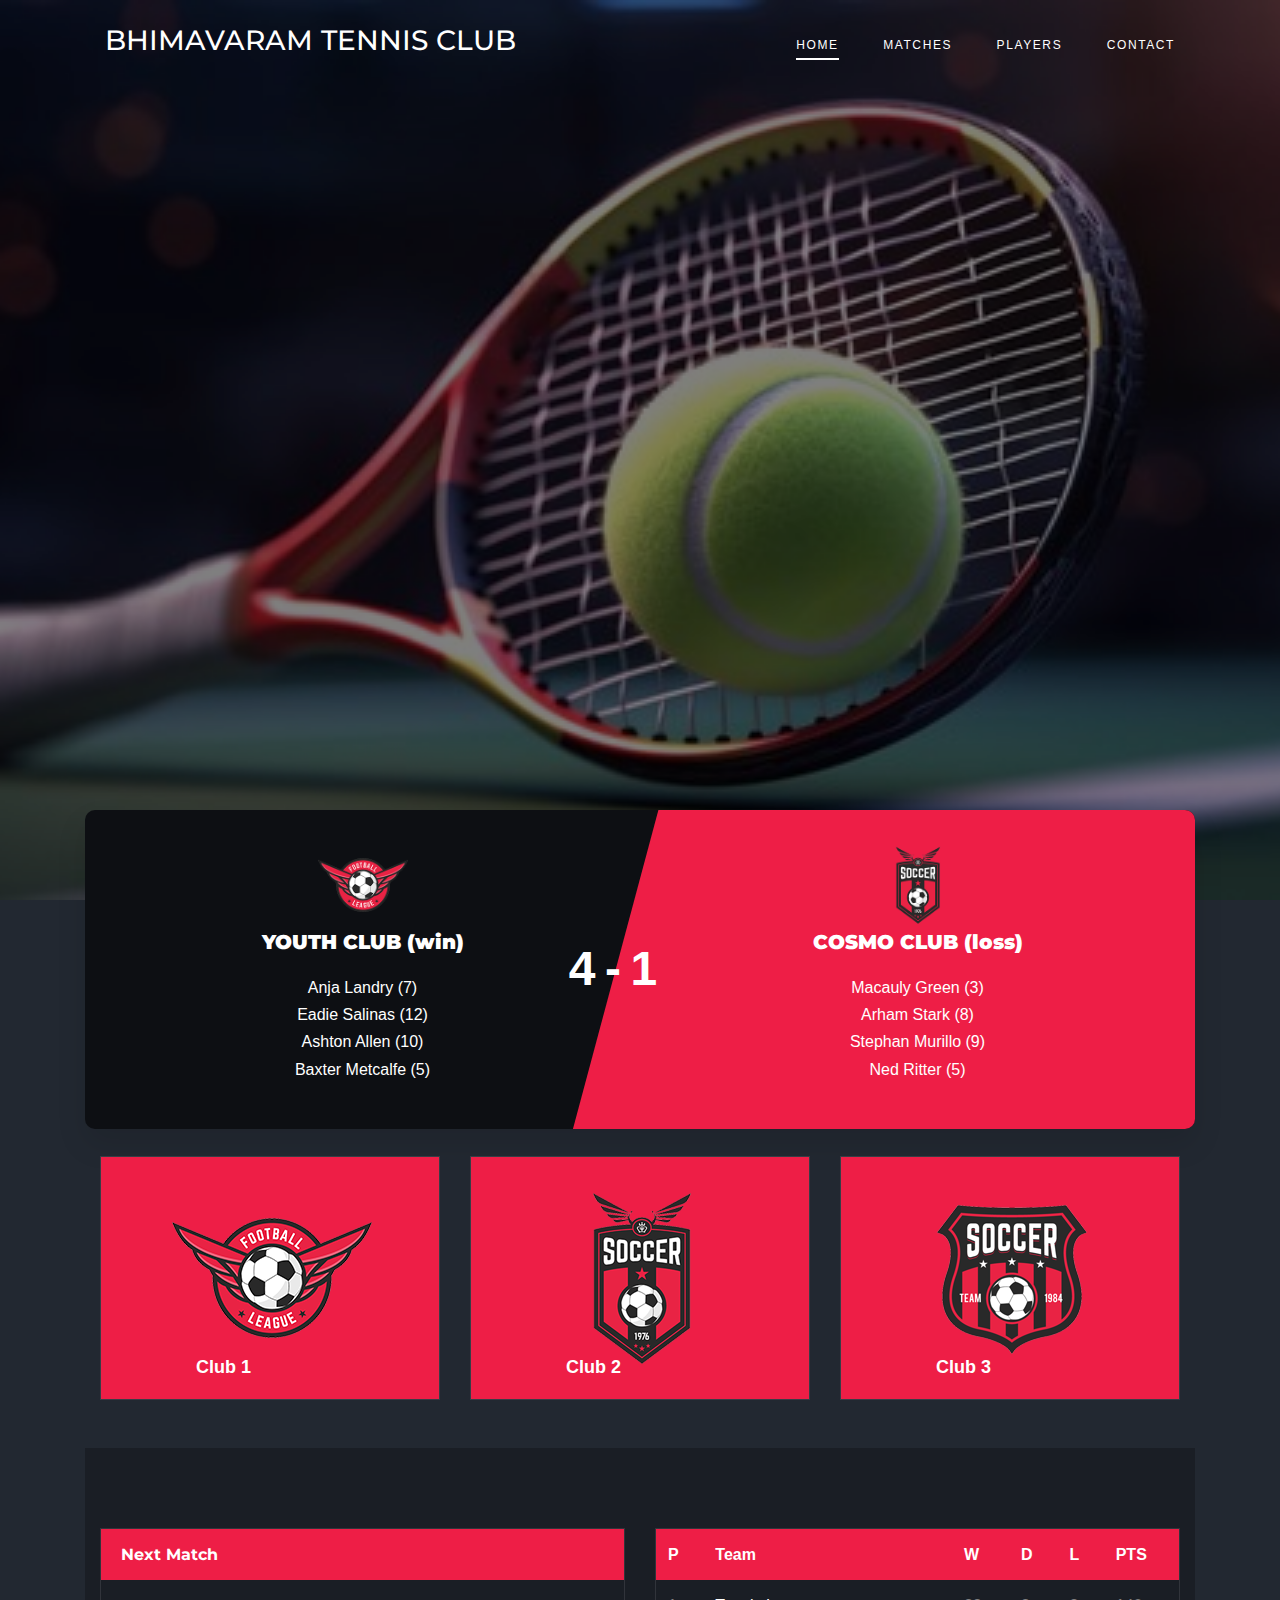
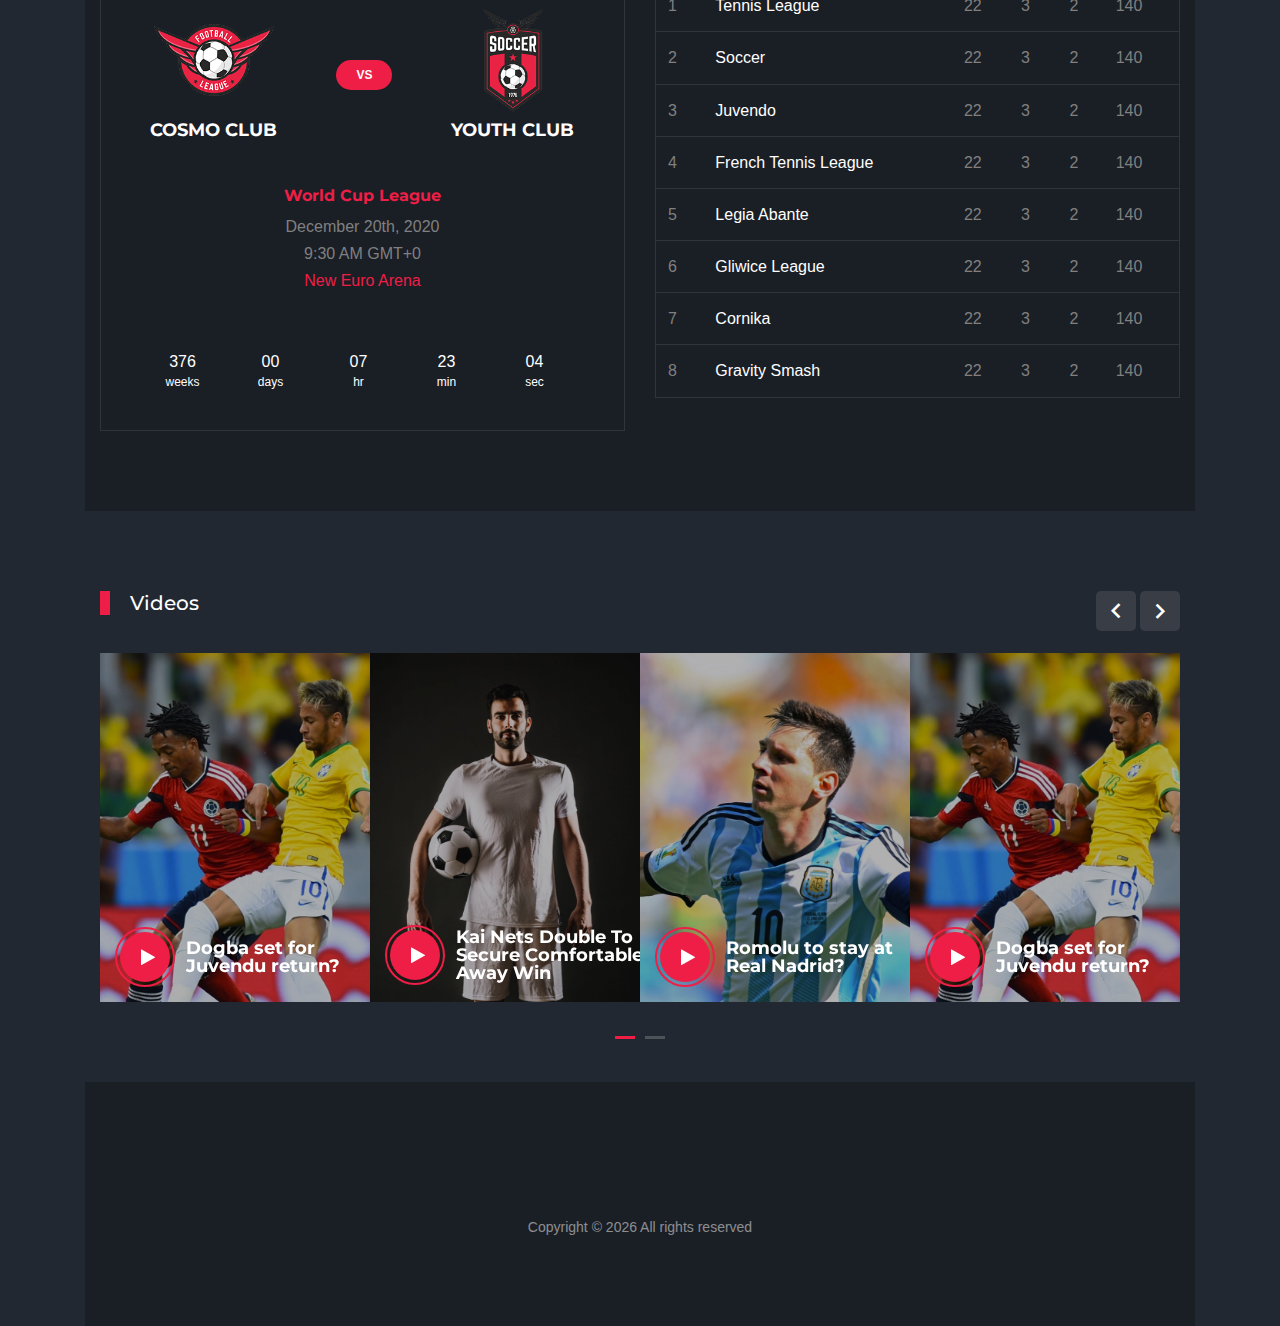
<file: index.html>
<!DOCTYPE html>
<html lang="en">

<head>
  <title>BHIMAVARAM TENNIS &mdash; Website by Colorlib</title>
  <meta charset="utf-8">
  <meta name="viewport" content="width=device-width, initial-scale=1, shrink-to-fit=no">


  <link href="https://fonts.googleapis.com/css2?family=Montserrat:wght@400;700&display=swap" rel="stylesheet">

  <link rel="stylesheet" href="fonts/icomoon/style.css">

  <link rel="stylesheet" href="css/bootstrap/bootstrap.css">
  <link rel="stylesheet" href="css/jquery-ui.css">
  <link rel="stylesheet" href="css/owl.carousel.min.css">
  <link rel="stylesheet" href="css/owl.theme.default.min.css">
  <link rel="stylesheet" href="css/owl.theme.default.min.css">

  <link rel="stylesheet" href="css/jquery.fancybox.min.css">

  <link rel="stylesheet" href="css/bootstrap-datepicker.css">

  <link rel="stylesheet" href="fonts/flaticon/font/flaticon.css">

  <link rel="stylesheet" href="css/aos.css">

  <link rel="stylesheet" href="css/style.css">

  <style>
    .blink {
        transition: opacity 5s ease-in-out; /* Add a smooth transition effect */
    }

    .blink:hover {
        animation: blink 3s infinite;
    }

    @keyframes blink {
        0%, 50%, 100% {
            opacity: 1;
        }
        25%, 75% {
            opacity: 0;
        }
    }
</style>


</head>

<body>

  <div class="site-wrap">

    <div class="site-mobile-menu site-navbar-target">
      <div class="site-mobile-menu-header">
        <div class="site-mobile-menu-close">
          <span class="icon-close2 js-menu-toggle"></span>
        </div>
      </div>
      <div class="site-mobile-menu-body"></div>
    </div>


    <header class="site-navbar py-4" role="banner">
      <div class="container">
          <div class="d-flex align-items-center">
              <h3 style="margin-left: 20px;">
                  BHIMAVARAM TENNIS CLUB
              </h3>

<!-- 
      <div class="container">
        <div class="d-flex align-items-center">
          <div class="site-logo">
            <a href="index.html">
              <img src="images/logo.png" alt="Logo">
            </a>
          </div> -->
          <div class="ml-auto">
            <nav class="site-navigation position-relative text-right" role="navigation">
              <ul class="site-menu main-menu js-clone-nav mr-auto d-none d-lg-block">
                <li class="active"><a href="index.html" class="nav-link">Home</a></li>
                <li><a href="matches.html" class="nav-link">Matches</a></li>
                <li><a href="players.php" class="nav-link">Players</a></li>
                <li><a href="contact.html" class="nav-link">Contact</a></li>
              </ul>
            </nav>

            <a href="#" class="d-inline-block d-lg-none site-menu-toggle js-menu-toggle text-black float-right text-white"><span
                class="icon-menu h3 text-white"></span></a>
          </div>
        </div>
      </div>

    </header>

    <div class="hero overlay" style="background-image: url('images/bg_3.jpg');">
      <!-- <div class="container">
        <div class="row align-items-center">
          <div class="col-lg-5 ml-auto">
            <h1 class="text-white">World Cup Event</h1>
            <p>Lorem ipsum dolor sit amet, consectetur adipisicing elit. Soluta, molestias repudiandae pariatur.</p>
            <div id="date-countdown"></div>
            <p>
              <a href="#" class="btn btn-primary py-3 px-4 mr-3">Book Ticket</a>
              <a href="#" class="more light">Learn More</a>
            </p>  
          </div>
        </div>
      </div> -->
    </div>

    
    
    <div class="container">
      

      <div class="row">
        <div class="col-lg-12">
          
          <div class="d-flex team-vs">
            <span class="score">4-1</span>
            <div class="team-1 w-50">
              <div class="team-details w-100 text-center">
                <img src="images/logo_1.png" alt="Image" class="img-fluid">
                <h3>YOUTH CLUB <span>(win)</span></h3>
                <ul class="list-unstyled">
                  <li>Anja Landry (7)</li>
                  <li>Eadie Salinas (12)</li>
                  <li>Ashton Allen (10)</li>
                  <li>Baxter Metcalfe (5)</li>
                </ul>
              </div>
            </div>
            <div class="team-2 w-50">
              <div class="team-details w-100 text-center">
                <img src="images/logo_2.png" alt="Image" class="img-fluid">
                <h3>COSMO CLUB <span>(loss)</span></h3>
                <ul class="list-unstyled">
                  <li>Macauly Green (3)</li>
                  <li>Arham Stark (8)</li>
                  <li>Stephan Murillo (9)</li>
                  <li>Ned Ritter (5)</li>
                </ul>
              </div>
            </div>
          </div>
          </div>
    
  
 
    
</div>
     <br>
     <div class="container">
      <div class="row mb-5">
          <div class="col-lg-4">
              <div class="widget-next-match">
                  <div class="widget-title">
                      <div class="image-container">
                          <a href="club1.php" class="blink">
                              <div style="position: relative;">
                                  <img style="margin-left: 25%;" src="images/logo_1.png" alt="Image 1">
                                  <div style="position: absolute; bottom: 0; left: 50%; transform: translate(-50%, 0); color: white; font-size: 18px; font-weight: bold;">Club 1</div>
                              </div>
                          </a>
                      </div>
                  </div>
              </div>
          </div>
          <div class="col-lg-4">
              <div class="widget-next-match">
                  <div class="widget-title">
                      <div class="image-container">
                          <a href="club2.php" class="blink">
                              <div style="position: relative;">
                                  <img style="margin-left: 25%;" src="images/logo_2.png" alt="Image 2">
                                  <div style="position: absolute; bottom: 0; left: 50%; transform: translate(-50%, 0); color: white; font-size: 18px; font-weight: bold;">Club 2</div>
                              </div>
                          </a>
                      </div>
                  </div>
              </div>
          </div>
          <div class="col-lg-4">
              <div class="widget-next-match">
                  <div class="widget-title">
                      <div class="image-container">
                          <a href="club3.php" class="blink">
                              <div style="position: relative;">
                                  <img style="margin-left: 25%;" src="images/logo_3.png" alt="Image 3">
                                  <div style="position: absolute; bottom: 0; left: 50%; transform: translate(-50%, 0); color: white; font-size: 18px; font-weight: bold;">Club 3</div>
                              </div>
                          </a>
                      </div>
                  </div>
              </div>
          </div>
      </div>
  </div>
  
  



  
<!-- 
    <div class="latest-news">
      <div class="container">
        <div class="row">
          <div class="col-12 title-section">
            <h2 class="heading">Latest News</h2>
          </div>
        </div>
        <div class="row no-gutters">
          <div class="col-md-4">
            <div class="post-entry">
              <a href="#">
                <img src="images/img_1.jpg" alt="Image" class="img-fluid">
              </a>
              <div class="caption">
                <div class="caption-inner">
                  <h3 class="mb-3">Romolu to stay at Real Nadrid?</h3>
                  <div class="author d-flex align-items-center">
                    <div class="img mb-2 mr-3">
                      <img src="images/person_1.jpg" alt="">
                    </div>
                    <div class="text">
                      <h4>Mellissa Allison</h4>
                      <span>May 19, 2020 &bullet; Sports</span>
                    </div>
                  </div>
                </div>
              </div> 
            </div>
          </div>
          <div class="col-md-4">
            <div class="post-entry">
              <a href="#">
                <img src="images/img_3.jpg" alt="Image" class="img-fluid">
              </a>
              <div class="caption">
                <div class="caption-inner">
                  <h3 class="mb-3">Kai Nets Double To Secure Comfortable Away Win</h3>
                  <div class="author d-flex align-items-center">
                    <div class="img mb-2 mr-3">
                      <img src="images/person_1.jpg" alt="">
                    </div>
                    <div class="text">
                      <h4>Mellissa Allison</h4>
                      <span>May 19, 2020 &bullet; Sports</span>
                    </div>
                  </div>
                </div>
              </div> 
            </div>
          </div>
          <div class="col-md-4">
            <div class="post-entry">
              <a href="#">
                <img src="images/img_2.jpg" alt="Image" class="img-fluid">
              </a>
              <div class="caption">
                <div class="caption-inner">
                  <h3 class="mb-3">Dogba set for Juvendu return?</h3>
                  <div class="author d-flex align-items-center">
                    <div class="img mb-2 mr-3">
                      <img src="images/person_1.jpg" alt="">
                    </div>
                    <div class="text">
                      <h4>Mellissa Allison</h4>
                      <span>May 19, 2020 &bullet; Sports</span>
                    </div>
                  </div>
                </div>
              </div> 
            </div>
          </div>
        </div>

      </div>
    </div> -->
    
    <div class="site-section bg-dark">
      <div class="container">
        <div class="row">
          <div class="col-lg-6">
            <div class="widget-next-match">
              <div class="widget-title">
                <h3>Next Match</h3>
              </div>
              <div class="widget-body mb-3">
                <div class="widget-vs">
                  <div class="d-flex align-items-center justify-content-around justify-content-between w-100">
                    <div class="team-1 text-center">
                      <img src="images/logo_1.png" alt="Image">
                      <h3>COSMO CLUB</h3>
                    </div>
                    <div>
                      <span class="vs"><span>VS</span></span>
                    </div>
                    <div class="team-2 text-center">
                      <img src="images/logo_2.png" alt="Image">
                      <h3>YOUTH CLUB</h3>
                    </div>
                  </div>
                </div>
              </div>

              <div class="text-center widget-vs-contents mb-4">
                <h4>World Cup League</h4>
                <p class="mb-5">
                  <span class="d-block">December 20th, 2020</span>
                  <span class="d-block">9:30 AM GMT+0</span>
                  <strong class="text-primary">New Euro Arena</strong>
                </p>

                <div id="date-countdown2" class="pb-1"></div>
              </div>
            </div>
          </div>


          <div class="col-lg-6">
            
            <div class="widget-next-match">
              <table class="table custom-table">
                <thead>
                  <tr>
                    <th>P</th>
                    <th>Team</th>
                    <th>W</th>
                    <th>D</th>
                    <th>L</th>
                    <th>PTS</th>
                  </tr>
                </thead>
                <tbody>
                  <tr>
                    <td>1</td>
                    <td><strong class="text-white">Tennis League</strong></td>
                    <td>22</td>
                    <td>3</td>
                    <td>2</td>
                    <td>140</td>
                  </tr>
                  <tr>
                    <td>2</td>
                    <td><strong class="text-white">Soccer</strong></td>
                    <td>22</td>
                    <td>3</td>
                    <td>2</td>
                    <td>140</td>
                  </tr>
                  <tr>
                    <td>3</td>
                    <td><strong class="text-white">Juvendo</strong></td>
                    <td>22</td>
                    <td>3</td>
                    <td>2</td>
                    <td>140</td>
                  </tr>
                  <tr>
                    <td>4</td>
                    <td><strong class="text-white">French Tennis League</strong></td>
                    <td>22</td>
                    <td>3</td>
                    <td>2</td>
                    <td>140</td>
                  </tr>
                  <tr>
                    <td>5</td>
                    <td><strong class="text-white">Legia Abante</strong></td>
                    <td>22</td>
                    <td>3</td>
                    <td>2</td>
                    <td>140</td>
                  </tr>
                  <tr>
                    <td>6</td>
                    <td><strong class="text-white">Gliwice League</strong></td>
                    <td>22</td>
                    <td>3</td>
                    <td>2</td>
                    <td>140</td>
                  </tr>
                  <tr>
                    <td>7</td>
                    <td><strong class="text-white">Cornika</strong></td>
                    <td>22</td>
                    <td>3</td>
                    <td>2</td>
                    <td>140</td>
                  </tr>
                  <tr>
                    <td>8</td>
                    <td><strong class="text-white">Gravity Smash</strong></td>
                    <td>22</td>
                    <td>3</td>
                    <td>2</td>
                    <td>140</td>
                  </tr>
                </tbody>
              </table>
            </div>

          </div>
        </div>
      </div>
    </div> <!-- .site-section -->

    <div class="site-section">
      <div class="container">
        <div class="row">
          <div class="col-6 title-section">
            <h2 class="heading">Videos</h2>
          </div>
          <div class="col-6 text-right">
            <div class="custom-nav">
            <a href="#" class="js-custom-prev-v2"><span class="icon-keyboard_arrow_left"></span></a>
            <span></span>
            <a href="#" class="js-custom-next-v2"><span class="icon-keyboard_arrow_right"></span></a>
            </div>
          </div>
        </div>


        <div class="owl-4-slider owl-carousel">
          <div class="item">
            <div class="video-media">
              <img src="images/img_1.jpg" alt="Image" class="img-fluid">
              <a href="https://www.youtube.com/" class="d-flex play-button align-items-center" data-fancybox>
                <span class="icon mr-3">
                  <span class="icon-play"></span>
                </span>
                <div class="caption">
                  <h3 class="m-0">Dogba set for Juvendu return?</h3>
                </div>
              </a>
            </div>
          </div>
          <div class="item">
            <div class="video-media">
              <img src="images/img_2.jpg" alt="Image" class="img-fluid">
              <a href="https://vimeo.com/139714818" class="d-flex play-button align-items-center" data-fancybox>
                <span class="icon mr-3">
                  <span class="icon-play"></span>
                </span>
                <div class="caption">
                  <h3 class="m-0">Kai Nets Double To Secure Comfortable Away Win</h3>
                </div>
              </a>
            </div>
          </div>
          <div class="item">
            <div class="video-media">
              <img src="images/img_3.jpg" alt="Image" class="img-fluid">
              <a href="https://vimeo.com/139714818" class="d-flex play-button align-items-center" data-fancybox>
                <span class="icon mr-3">
                  <span class="icon-play"></span>
                </span>
                <div class="caption">
                  <h3 class="m-0">Romolu to stay at Real Nadrid?</h3>
                </div>
              </a>
            </div>
          </div>

          <div class="item">
            <div class="video-media">
              <img src="images/img_1.jpg" alt="Image" class="img-fluid">
              <a href="https://vimeo.com/139714818" class="d-flex play-button align-items-center" data-fancybox>
                <span class="icon mr-3">
                  <span class="icon-play"></span>
                </span>
                <div class="caption">
                  <h3 class="m-0">Dogba set for Juvendu return?</h3>
                </div>
              </a>
            </div>
          </div>
          <div class="item">
            <div class="video-media">
              <img src="images/img_2.jpg" alt="Image" class="img-fluid">
              <a href="https://vimeo.com/139714818" class="d-flex play-button align-items-center" data-fancybox>
                <span class="icon mr-3">
                  <span class="icon-play"></span>
                </span>
                <div class="caption">
                  <h3 class="m-0">Kai Nets Double To Secure Comfortable Away Win</h3>
                </div>
              </a>
            </div>
          </div>
          <div class="item">
            <div class="video-media">
              <img src="images/img_3.jpg" alt="Image" class="img-fluid">
              <a href="https://vimeo.com/139714818" class="d-flex play-button align-items-center" data-fancybox>
                <span class="icon mr-3">
                  <span class="icon-play"></span>
                </span>
                <div class="caption">
                  <h3 class="m-0">Romolu to stay at Real Nadrid?</h3>
                </div>
              </a>
            </div>
          </div>

        </div>

      </div>
    </div>

    <!-- <div class="container site-section">
      <div class="row">
        <div class="col-6 title-section">
          <h2 class="heading">Our Blog</h2>
        </div>
      </div>
      <div class="row">
        <div class="col-lg-6">
          <div class="custom-media d-flex">
            <div class="img mr-4">
              <img src="images/img_1.jpg" alt="Image" class="img-fluid">
            </div>
            <div class="text">
              <span class="meta">May 20, 2020</span>
              <h3 class="mb-4"><a href="#">Romolu to stay at Real Nadrid?</a></h3>
              <p>Lorem ipsum dolor sit amet, consectetur adipisicing elit. Possimus deserunt saepe tempora dolorem.</p>
              <p><a href="#">Read more</a></p>
            </div>
          </div>
        </div>
        <div class="col-lg-6">
          <div class="custom-media d-flex">
            <div class="img mr-4">
              <img src="images/img_3.jpg" alt="Image" class="img-fluid">
            </div>
            <div class="text">
              <span class="meta">May 20, 2020</span>
              <h3 class="mb-4"><a href="#">Romolu to stay at Real Nadrid?</a></h3>
              <p>Lorem ipsum dolor sit amet, consectetur adipisicing elit. Possimus deserunt saepe tempora dolorem.</p>
              <p><a href="#">Read more</a></p>
            </div>
          </div>
        </div>
      </div>
    </div>
 -->


 <footer class="footer-section">
  <div class="container">
    <div class="row">
      <div class="col-lg-3">
        <div class="widget mb-3">
          <!-- <h3>News</h3>
          <ul class="list-unstyled links">
            <li><a href="#">All</a></li>
            <li><a href="#">Club News</a></li>
            <li><a href="#">Media Center</a></li>
            <li><a href="#">Video</a></li>
            <li><a href="#">RSS</a></li>
          </ul> -->
        </div>
      </div>

      <!-- <div class="col-lg-3">
        <div class="widget mb-3">
          <h3>Tickets</h3>
          <ul class="list-unstyled links">
            <li><a href="#">Online Ticket</a></li>
            <li><a href="#">Payment and Prices</a></li>
            <li><a href="#">Contact &amp; Booking</a></li>
            <li><a href="#">Tickets</a></li>
            <li><a href="#">Coupon</a></li>
          </ul>
        </div>
      </div> -->

      <!-- <div class="col-lg-3">
        <div class="widget mb-3">
          <h3>Matches</h3>
          <ul class="list-unstyled links">
            <li><a href="#">Standings</a></li>
            <li><a href="#">World Cup</a></li>
            <li><a href="#">La Lega</a></li>
            <li><a href="#">Hyper Cup</a></li>
            <li><a href="#">World League</a></li>
          </ul>
        </div>
      </div> -->

      <!-- <div class="col-lg-3">
        <div class="widget mb-3">
          <h3>Social</h3>
          <ul class="list-unstyled links">
            <li><a href="#">Twitter</a></li>
            <li><a href="#">Facebook</a></li>
            <li><a href="#">Instagram</a></li>
            <li><a href="#">Youtube</a></li>
          </ul>
        </div>
      </div> -->

    </div>

    <div class="row text-center">
      <div class="col-md-12">
        <div class=" pt-5">
          <p>
            <!-- Link back to Colorlib can't be removed. Template is licensed under CC BY 3.0. -->
            Copyright &copy;
            <script>
              document.write(new Date().getFullYear());
            </script> All rights reserved 
            <!-- | This template is made with <i class="icon-heart"
              aria-hidden="true"></i> by <a href="https://colorlib.com" target="_blank">Colorlib</a> -->
            <!-- Link back to Colorlib can't be removed. Template is licensed under CC BY 3.0. -->
          </p>
        </div>
      </div>

    </div>
  </div>
</footer>



  </div>
  <!-- .site-wrap -->

  <script src="js/jquery-3.3.1.min.js"></script>
  <script src="js/jquery-migrate-3.0.1.min.js"></script>
  <script src="js/jquery-ui.js"></script>
  <script src="js/popper.min.js"></script>
  <script src="js/bootstrap.min.js"></script>
  <script src="js/owl.carousel.min.js"></script>
  <script src="js/jquery.stellar.min.js"></script>
  <script src="js/jquery.countdown.min.js"></script>
  <script src="js/bootstrap-datepicker.min.js"></script>
  <script src="js/jquery.easing.1.3.js"></script>
  <script src="js/aos.js"></script>
  <script src="js/jquery.fancybox.min.js"></script>
  <script src="js/jquery.sticky.js"></script>
  <script src="js/jquery.mb.YTPlayer.min.js"></script>


  <script src="js/main.js"></script>

</body>

</html>
</file>
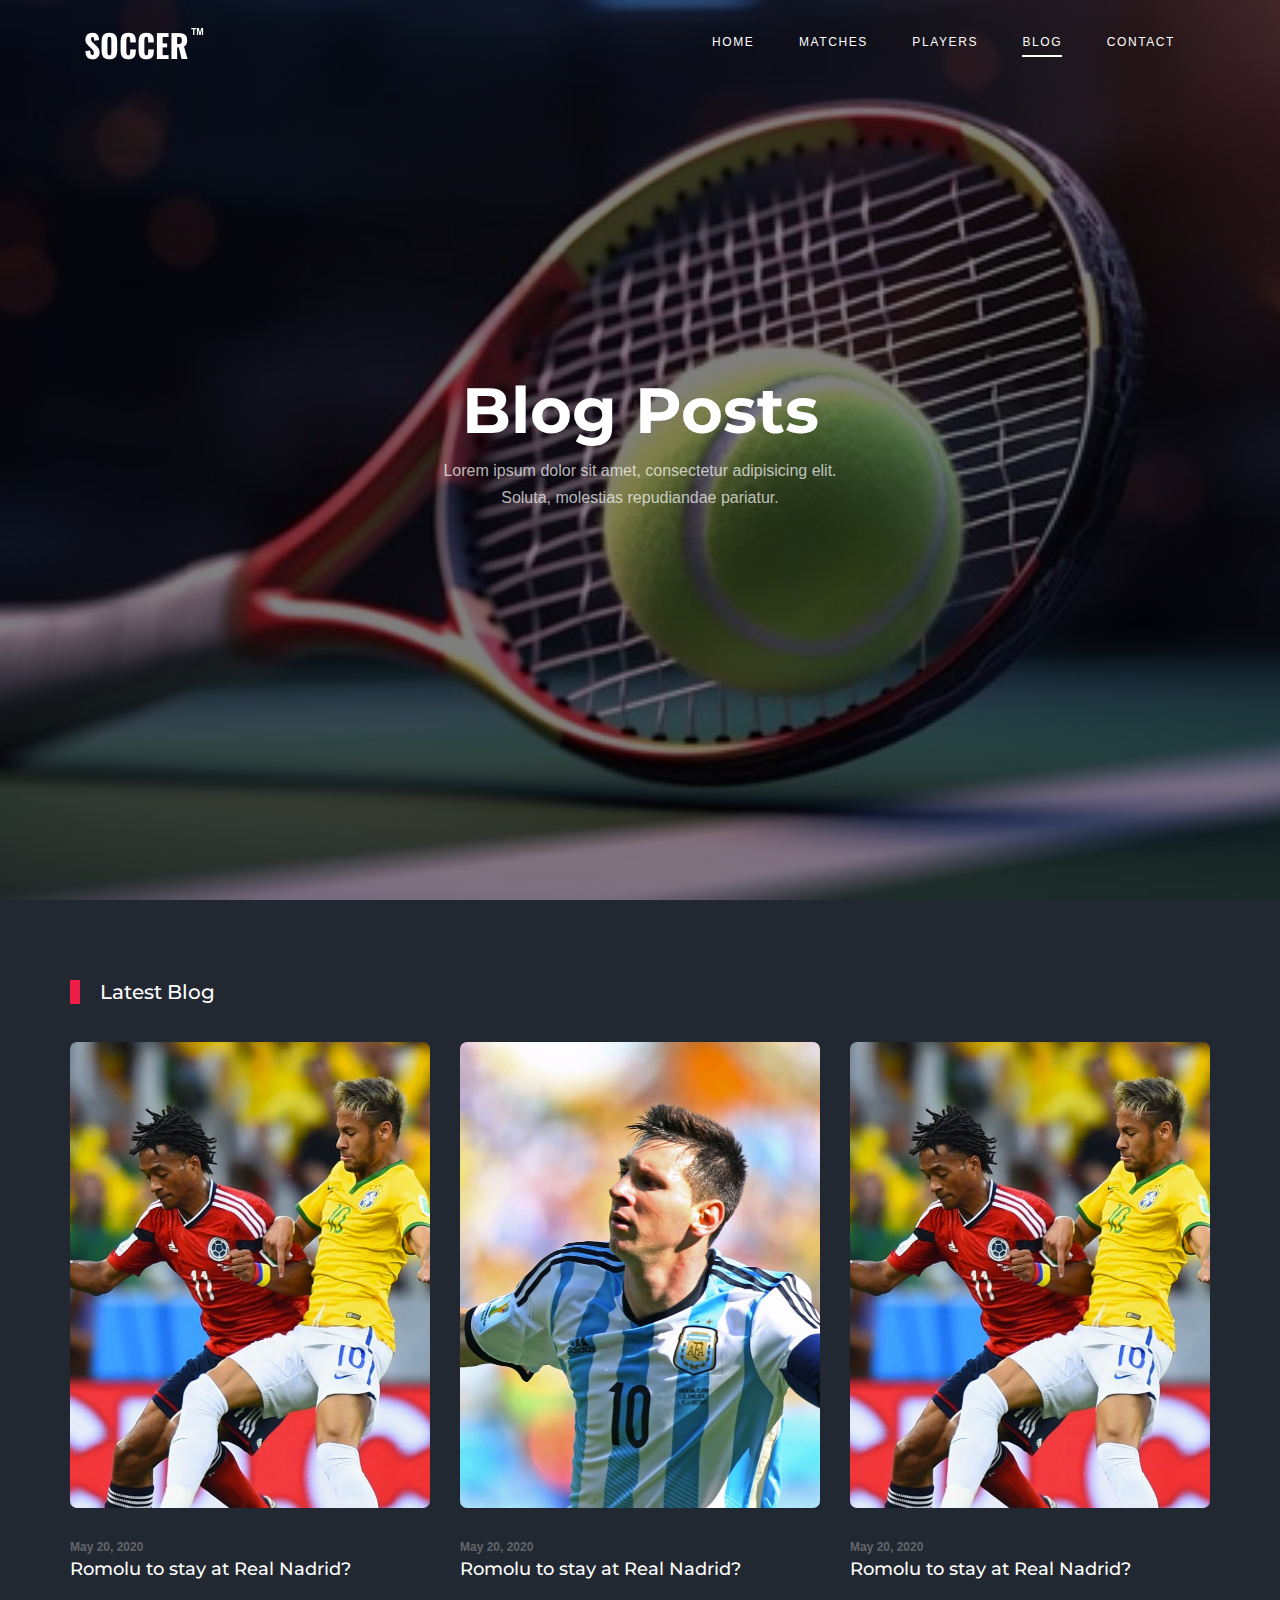
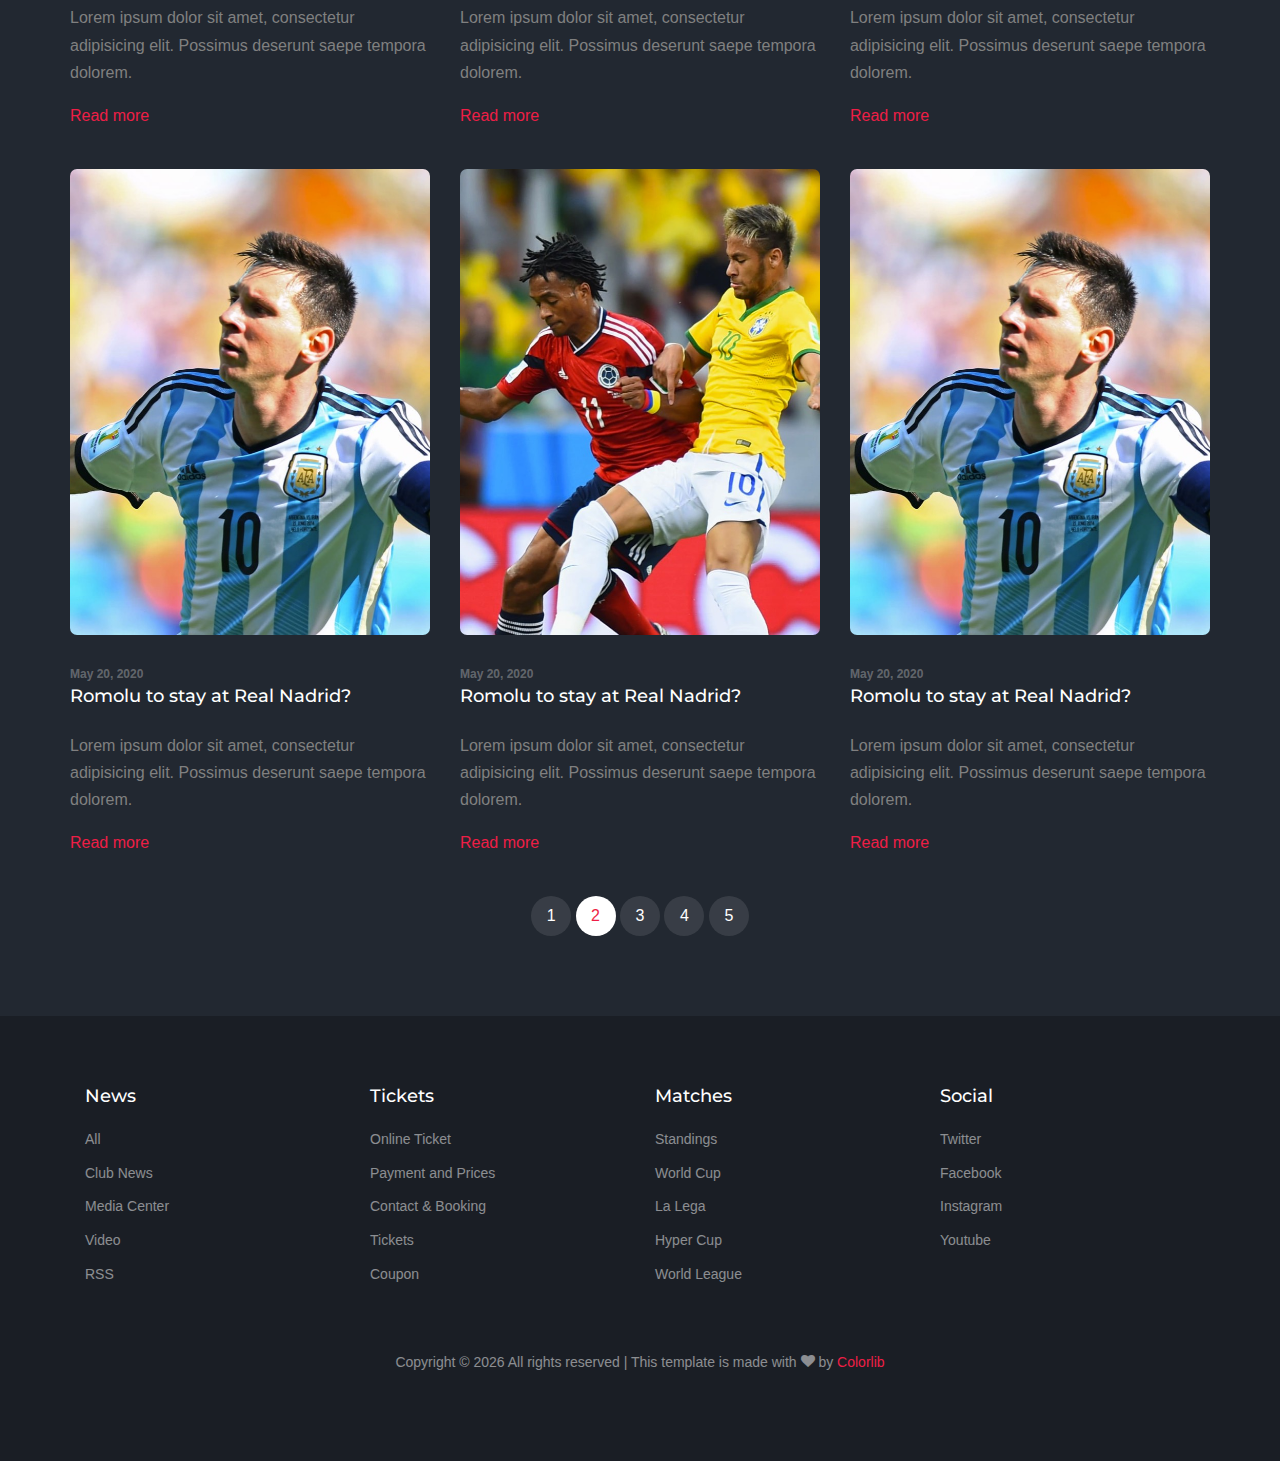
<file: blog.html>
<!DOCTYPE html>
<html lang="en">

<head>
  <title>Soccer &mdash; Website by Colorlib</title>
  <meta charset="utf-8">
  <meta name="viewport" content="width=device-width, initial-scale=1, shrink-to-fit=no">


  <link href="https://fonts.googleapis.com/css2?family=Montserrat:wght@400;700&display=swap" rel="stylesheet">

  <link rel="stylesheet" href="fonts/icomoon/style.css">

  <link rel="stylesheet" href="css/bootstrap/bootstrap.css">
  <link rel="stylesheet" href="css/jquery-ui.css">
  <link rel="stylesheet" href="css/owl.carousel.min.css">
  <link rel="stylesheet" href="css/owl.theme.default.min.css">
  <link rel="stylesheet" href="css/owl.theme.default.min.css">

  <link rel="stylesheet" href="css/jquery.fancybox.min.css">

  <link rel="stylesheet" href="css/bootstrap-datepicker.css">

  <link rel="stylesheet" href="fonts/flaticon/font/flaticon.css">

  <link rel="stylesheet" href="css/aos.css">

  <link rel="stylesheet" href="css/style.css">



</head>

<body>

  <div class="site-wrap">

    <div class="site-mobile-menu site-navbar-target">
      <div class="site-mobile-menu-header">
        <div class="site-mobile-menu-close">
          <span class="icon-close2 js-menu-toggle"></span>
        </div>
      </div>
      <div class="site-mobile-menu-body"></div>
    </div>


    <header class="site-navbar py-4" role="banner">

      <div class="container">
        <div class="d-flex align-items-center">
          <div class="site-logo">
            <a href="index.html">
              <img src="images/logo.png" alt="Logo">
            </a>
          </div>
          <div class="ml-auto">
            <nav class="site-navigation position-relative text-right" role="navigation">
              <ul class="site-menu main-menu js-clone-nav mr-auto d-none d-lg-block">
                <li><a href="index.html" class="nav-link">Home</a></li>
                <li><a href="matches.html" class="nav-link">Matches</a></li>
                <li><a href="players.php" class="nav-link">Players</a></li>
                <li class="active"><a href="blog.html" class="nav-link">Blog</a></li>
                <li><a href="contact.html" class="nav-link">Contact</a></li>
              </ul>
            </nav>

            <a href="#" class="d-inline-block d-lg-none site-menu-toggle js-menu-toggle text-black float-right text-white"><span
                class="icon-menu h3 text-white"></span></a>
          </div>
        </div>
      </div>

    </header>

    <div class="hero overlay" style="background-image: url('images/bg_3.jpg');">
      <div class="container">
        <div class="row align-items-center">
          <div class="col-lg-5 mx-auto text-center">
            <h1 class="text-white">Blog Posts</h1>
            <p>Lorem ipsum dolor sit amet, consectetur adipisicing elit. Soluta, molestias repudiandae pariatur.</p>
          </div>
        </div>
      </div>
    </div>

    
    
    <div class="container site-section">
      <div class="row">
        <div class="col-6 title-section">
          <h2 class="heading">Latest Blog</h2>
        </div>
      </div>
      <div class="row">
        <div class="col-lg-4 mb-4">
          <div class="custom-media d-block">
            <div class="img mb-4">
              <a href="single.html"><img src="images/img_1.jpg" alt="Image" class="img-fluid"></a>
            </div>
            <div class="text">
              <span class="meta">May 20, 2020</span>
              <h3 class="mb-4"><a href="#">Romolu to stay at Real Nadrid?</a></h3>
              <p>Lorem ipsum dolor sit amet, consectetur adipisicing elit. Possimus deserunt saepe tempora dolorem.</p>
              <p><a href="#">Read more</a></p>
            </div>
          </div>
        </div>
        <div class="col-lg-4 mb-4">
          <div class="custom-media d-block">
            <div class="img mb-4">
              <a href="single.html"><img src="images/img_3.jpg" alt="Image" class="img-fluid"></a>
            </div>
            <div class="text">
              <span class="meta">May 20, 2020</span>
              <h3 class="mb-4"><a href="#">Romolu to stay at Real Nadrid?</a></h3>
              <p>Lorem ipsum dolor sit amet, consectetur adipisicing elit. Possimus deserunt saepe tempora dolorem.</p>
              <p><a href="#">Read more</a></p>
            </div>
          </div>
        </div>

        <div class="col-lg-4 mb-4">
          <div class="custom-media d-block">
            <div class="img mb-4">
              <a href="single.html"><img src="images/img_1.jpg" alt="Image" class="img-fluid"></a>
            </div>
            <div class="text">
              <span class="meta">May 20, 2020</span>
              <h3 class="mb-4"><a href="#">Romolu to stay at Real Nadrid?</a></h3>
              <p>Lorem ipsum dolor sit amet, consectetur adipisicing elit. Possimus deserunt saepe tempora dolorem.</p>
              <p><a href="#">Read more</a></p>
            </div>
          </div>
        </div>
        <div class="col-lg-4 mb-4">
          <div class="custom-media d-block">
            <div class="img mb-4">
              <a href="single.html"><img src="images/img_3.jpg" alt="Image" class="img-fluid"></a>
            </div>
            <div class="text">
              <span class="meta">May 20, 2020</span>
              <h3 class="mb-4"><a href="#">Romolu to stay at Real Nadrid?</a></h3>
              <p>Lorem ipsum dolor sit amet, consectetur adipisicing elit. Possimus deserunt saepe tempora dolorem.</p>
              <p><a href="#">Read more</a></p>
            </div>
          </div>
        </div>
        
        <div class="col-lg-4 mb-4">
          <div class="custom-media d-block">
            <div class="img mb-4">
              <a href="single.html"><img src="images/img_1.jpg" alt="Image" class="img-fluid"></a>
            </div>
            <div class="text">
              <span class="meta">May 20, 2020</span>
              <h3 class="mb-4"><a href="#">Romolu to stay at Real Nadrid?</a></h3>
              <p>Lorem ipsum dolor sit amet, consectetur adipisicing elit. Possimus deserunt saepe tempora dolorem.</p>
              <p><a href="#">Read more</a></p>
            </div>
          </div>
        </div>
        <div class="col-lg-4 mb-4">
          <div class="custom-media d-block">
            <div class="img mb-4">
              <a href="single.html"><img src="images/img_3.jpg" alt="Image" class="img-fluid"></a>
            </div>
            <div class="text">
              <span class="meta">May 20, 2020</span>
              <h3 class="mb-4"><a href="#">Romolu to stay at Real Nadrid?</a></h3>
              <p>Lorem ipsum dolor sit amet, consectetur adipisicing elit. Possimus deserunt saepe tempora dolorem.</p>
              <p><a href="#">Read more</a></p>
            </div>
          </div>
        </div>
      </div>

      <div class="row justify-content-center">
        <div class="col-lg-7 text-center">
          <div class="custom-pagination">
            <a href="#">1</a>
            <span>2</span>
            <a href="#">3</a>
            <a href="#">4</a>
            <a href="#">5</a>
          </div>
        </div>
      </div>
    </div>


    
    



    <footer class="footer-section">
      <div class="container">
        <div class="row">
          <div class="col-lg-3">
            <div class="widget mb-3">
              <h3>News</h3>
              <ul class="list-unstyled links">
                <li><a href="#">All</a></li>
                <li><a href="#">Club News</a></li>
                <li><a href="#">Media Center</a></li>
                <li><a href="#">Video</a></li>
                <li><a href="#">RSS</a></li>
              </ul>
            </div>
          </div>
          <div class="col-lg-3">
            <div class="widget mb-3">
              <h3>Tickets</h3>
              <ul class="list-unstyled links">
                <li><a href="#">Online Ticket</a></li>
                <li><a href="#">Payment and Prices</a></li>
                <li><a href="#">Contact &amp; Booking</a></li>
                <li><a href="#">Tickets</a></li>
                <li><a href="#">Coupon</a></li>
              </ul>
            </div>
          </div>
          <div class="col-lg-3">
            <div class="widget mb-3">
              <h3>Matches</h3>
              <ul class="list-unstyled links">
                <li><a href="#">Standings</a></li>
                <li><a href="#">World Cup</a></li>
                <li><a href="#">La Lega</a></li>
                <li><a href="#">Hyper Cup</a></li>
                <li><a href="#">World League</a></li>
              </ul>
            </div>
          </div>

          <div class="col-lg-3">
            <div class="widget mb-3">
              <h3>Social</h3>
              <ul class="list-unstyled links">
                <li><a href="#">Twitter</a></li>
                <li><a href="#">Facebook</a></li>
                <li><a href="#">Instagram</a></li>
                <li><a href="#">Youtube</a></li>
              </ul>
            </div>
          </div>

        </div>

        <div class="row text-center">
          <div class="col-md-12">
            <div class=" pt-5">
              <p>
                <!-- Link back to Colorlib can't be removed. Template is licensed under CC BY 3.0. -->
                Copyright &copy;
                <script>
                  document.write(new Date().getFullYear());
                </script> All rights reserved | This template is made with <i class="icon-heart"
                  aria-hidden="true"></i> by <a href="https://colorlib.com" target="_blank">Colorlib</a>
                <!-- Link back to Colorlib can't be removed. Template is licensed under CC BY 3.0. -->
              </p>
            </div>
          </div>

        </div>
      </div>
    </footer>



  </div>
  <!-- .site-wrap -->

  <script src="js/jquery-3.3.1.min.js"></script>
  <script src="js/jquery-migrate-3.0.1.min.js"></script>
  <script src="js/jquery-ui.js"></script>
  <script src="js/popper.min.js"></script>
  <script src="js/bootstrap.min.js"></script>
  <script src="js/owl.carousel.min.js"></script>
  <script src="js/jquery.stellar.min.js"></script>
  <script src="js/jquery.countdown.min.js"></script>
  <script src="js/bootstrap-datepicker.min.js"></script>
  <script src="js/jquery.easing.1.3.js"></script>
  <script src="js/aos.js"></script>
  <script src="js/jquery.fancybox.min.js"></script>
  <script src="js/jquery.sticky.js"></script>
  <script src="js/jquery.mb.YTPlayer.min.js"></script>


  <script src="js/main.js"></script>

</body>

</html>
</file>
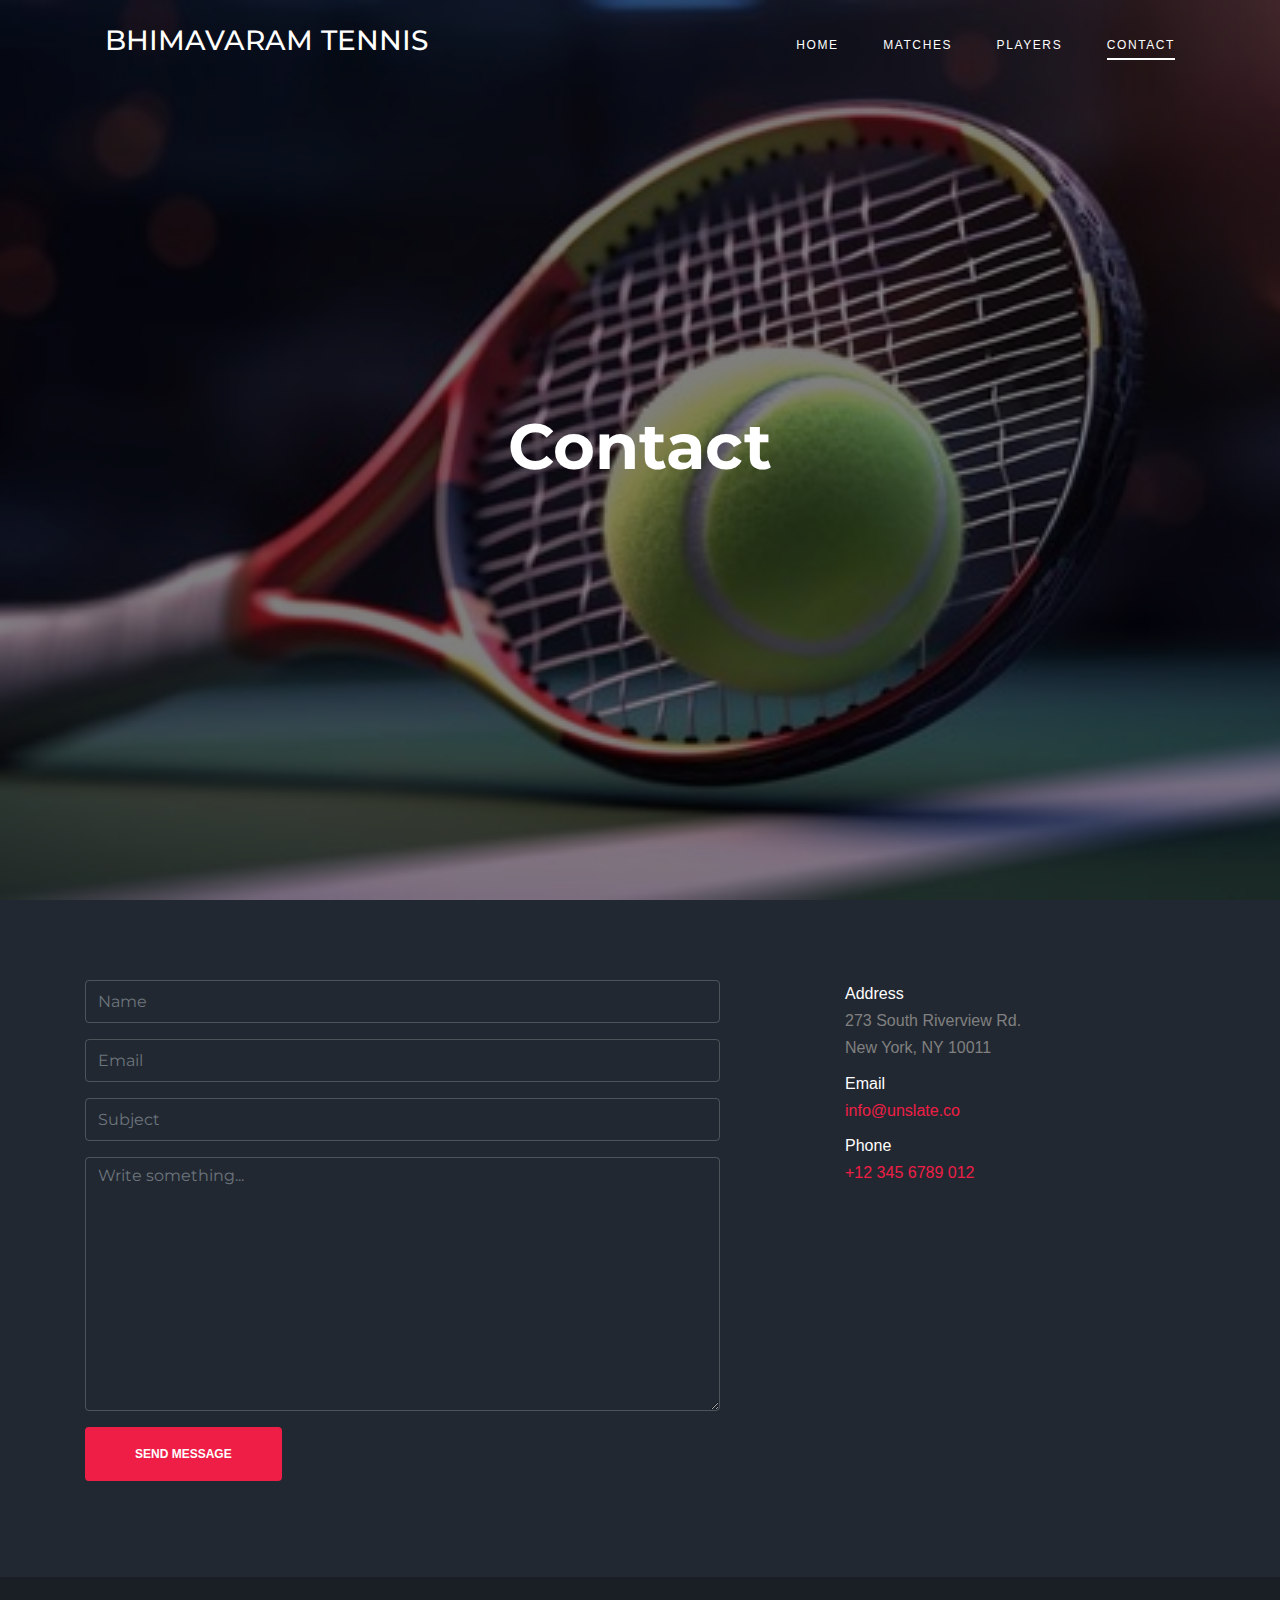
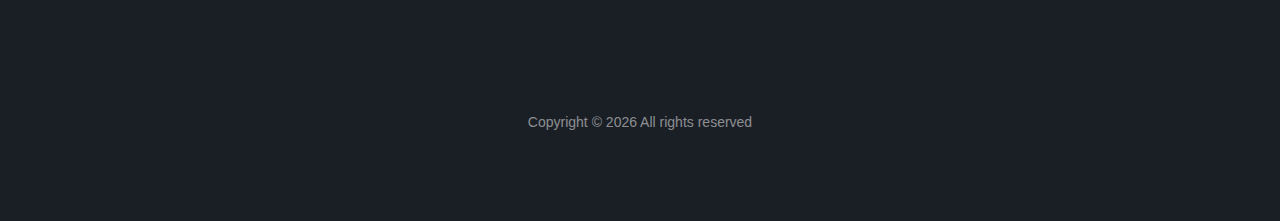
<file: contact.html>
<!DOCTYPE html>
<html lang="en">

<head>
  <title>Soccer &mdash; Website by Colorlib</title>
  <meta charset="utf-8">
  <meta name="viewport" content="width=device-width, initial-scale=1, shrink-to-fit=no">


  <link href="https://fonts.googleapis.com/css2?family=Montserrat:wght@400;700&display=swap" rel="stylesheet">

  <link rel="stylesheet" href="fonts/icomoon/style.css">

  <link rel="stylesheet" href="css/bootstrap/bootstrap.css">
  <link rel="stylesheet" href="css/jquery-ui.css">
  <link rel="stylesheet" href="css/owl.carousel.min.css">
  <link rel="stylesheet" href="css/owl.theme.default.min.css">
  <link rel="stylesheet" href="css/owl.theme.default.min.css">

  <link rel="stylesheet" href="css/jquery.fancybox.min.css">

  <link rel="stylesheet" href="css/bootstrap-datepicker.css">

  <link rel="stylesheet" href="fonts/flaticon/font/flaticon.css">

  <link rel="stylesheet" href="css/aos.css">

  <link rel="stylesheet" href="css/style.css">



</head>

<body>

  <div class="site-wrap">

    <div class="site-mobile-menu site-navbar-target">
      <div class="site-mobile-menu-header">
        <div class="site-mobile-menu-close">
          <span class="icon-close2 js-menu-toggle"></span>
        </div>
      </div>
      <div class="site-mobile-menu-body"></div>
    </div>

    <header class="site-navbar py-4" role="banner">
      <div class="container">
          <div class="d-flex align-items-center">
              <h3 style="margin-left: 20px;">
                  BHIMAVARAM TENNIS
              </h3>

      <!-- <div class="container">
        <div class="d-flex align-items-center">
          <div class="site-logo">
            <a href="index.html">
              <img src="images/logo.png" alt="Logo">
            </a>
          </div> -->
          <div class="ml-auto">
            <nav class="site-navigation position-relative text-right" role="navigation">
              <ul class="site-menu main-menu js-clone-nav mr-auto d-none d-lg-block">
                <li><a href="index.html" class="nav-link">Home</a></li>
                <li><a href="matches.html" class="nav-link">Matches</a></li>
                <li><a href="players.php" class="nav-link">Players</a></li>
               
                <li class="active"><a href="contact.html" class="nav-link">Contact</a></li>
              </ul>
            </nav>

            <a href="#" class="d-inline-block d-lg-none site-menu-toggle js-menu-toggle text-black float-right text-white"><span
                class="icon-menu h3 text-white"></span></a>
          </div>
        </div>
      </div>

    </header>

    <div class="hero overlay" style="background-image: url('images/bg_3.jpg');">
      <div class="container">
        <div class="row align-items-center">
          <div class="col-lg-9 mx-auto text-center">
            <h1 class="text-white">Contact</h1>
          </div>
        </div>
      </div>
    </div>

    
    <div class="site-section">
      <div class="container">
        <div class="row">
          <div class="col-lg-7">
            <form action="#">
              <div class="form-group">
                <input type="text" class="form-control" placeholder="Name">
              </div>
              <div class="form-group">
                <input type="text" class="form-control" placeholder="Email">
              </div>
              <div class="form-group">
                <input type="text" class="form-control" placeholder="Subject">
              </div>
              <div class="form-group">
                <textarea name="" class="form-control" id="" cols="30" rows="10" placeholder="Write something..."></textarea>
              </div>
              <div class="form-group">
                <input type="submit" class="btn btn-primary py-3 px-5" value="Send Message">
              </div>
            </form>  
          </div>
          <div class="col-lg-4 ml-auto">
            
            <ul class="list-unstyled">
              <li class="mb-2">
                <strong class="text-white d-block">Address</strong>
                273 South Riverview Rd. <br> New York, NY 10011
              </li>
              <li class="mb-2">
                <strong class="text-white d-block">Email</strong>
                <a href="#">info@unslate.co</a>
              </li>
              <li class="mb-2">
                <strong class="text-white d-block">
                  Phone
                </strong>
                <a href="#">+12 345 6789 012</a>
              </li>
            </ul>
          </div>
        </div>
      </div>
    </div>


    <footer class="footer-section">
      <div class="container">
        <div class="row">
          <div class="col-lg-3">
            <div class="widget mb-3">
              <!-- <h3>News</h3>
              <ul class="list-unstyled links">
                <li><a href="#">All</a></li>
                <li><a href="#">Club News</a></li>
                <li><a href="#">Media Center</a></li>
                <li><a href="#">Video</a></li>
                <li><a href="#">RSS</a></li>
              </ul> -->
            </div>
          </div>
          <!-- <div class="col-lg-3">
            <div class="widget mb-3">
              <h3>Tickets</h3>
              <ul class="list-unstyled links">
                <li><a href="#">Online Ticket</a></li>
                <li><a href="#">Payment and Prices</a></li>
                <li><a href="#">Contact &amp; Booking</a></li>
                <li><a href="#">Tickets</a></li>
                <li><a href="#">Coupon</a></li>
              </ul>
            </div>
          </div> -->
          <!-- <div class="col-lg-3">
            <div class="widget mb-3">
              <h3>Matches</h3>
              <ul class="list-unstyled links">
                <li><a href="#">Standings</a></li>
                <li><a href="#">World Cup</a></li>
                <li><a href="#">La Lega</a></li>
                <li><a href="#">Hyper Cup</a></li>
                <li><a href="#">World League</a></li>
              </ul>
            </div>
          </div> -->

          <!-- <div class="col-lg-3">
            <div class="widget mb-3">
              <h3>Social</h3>
              <ul class="list-unstyled links">
                <li><a href="#">Twitter</a></li>
                <li><a href="#">Facebook</a></li>
                <li><a href="#">Instagram</a></li>
                <li><a href="#">Youtube</a></li>
              </ul>
            </div>
          </div> -->

        </div>

        <div class="row text-center">
          <div class="col-md-12">
            <div class=" pt-5">
              <p>
                <!-- Link back to Colorlib can't be removed. Template is licensed under CC BY 3.0. -->
                Copyright &copy;
                <script>
                  document.write(new Date().getFullYear());
                </script> All rights reserved
                 <!-- | This template is made with <i class="icon-heart"
                  aria-hidden="true"></i> by <a href="https://colorlib.com" target="_blank">Colorlib</a> -->
                <!-- Link back to Colorlib can't be removed. Template is licensed under CC BY 3.0. -->
              </p>
            </div>
          </div>

        </div>
      </div>
    </footer>



  </div>
  <!-- .site-wrap -->

  <script src="js/jquery-3.3.1.min.js"></script>
  <script src="js/jquery-migrate-3.0.1.min.js"></script>
  <script src="js/jquery-ui.js"></script>
  <script src="js/popper.min.js"></script>
  <script src="js/bootstrap.min.js"></script>
  <script src="js/owl.carousel.min.js"></script>
  <script src="js/jquery.stellar.min.js"></script>
  <script src="js/jquery.countdown.min.js"></script>
  <script src="js/bootstrap-datepicker.min.js"></script>
  <script src="js/jquery.easing.1.3.js"></script>
  <script src="js/aos.js"></script>
  <script src="js/jquery.fancybox.min.js"></script>
  <script src="js/jquery.sticky.js"></script>
  <script src="js/jquery.mb.YTPlayer.min.js"></script>


  <script src="js/main.js"></script>

</body>

</html>
</file>
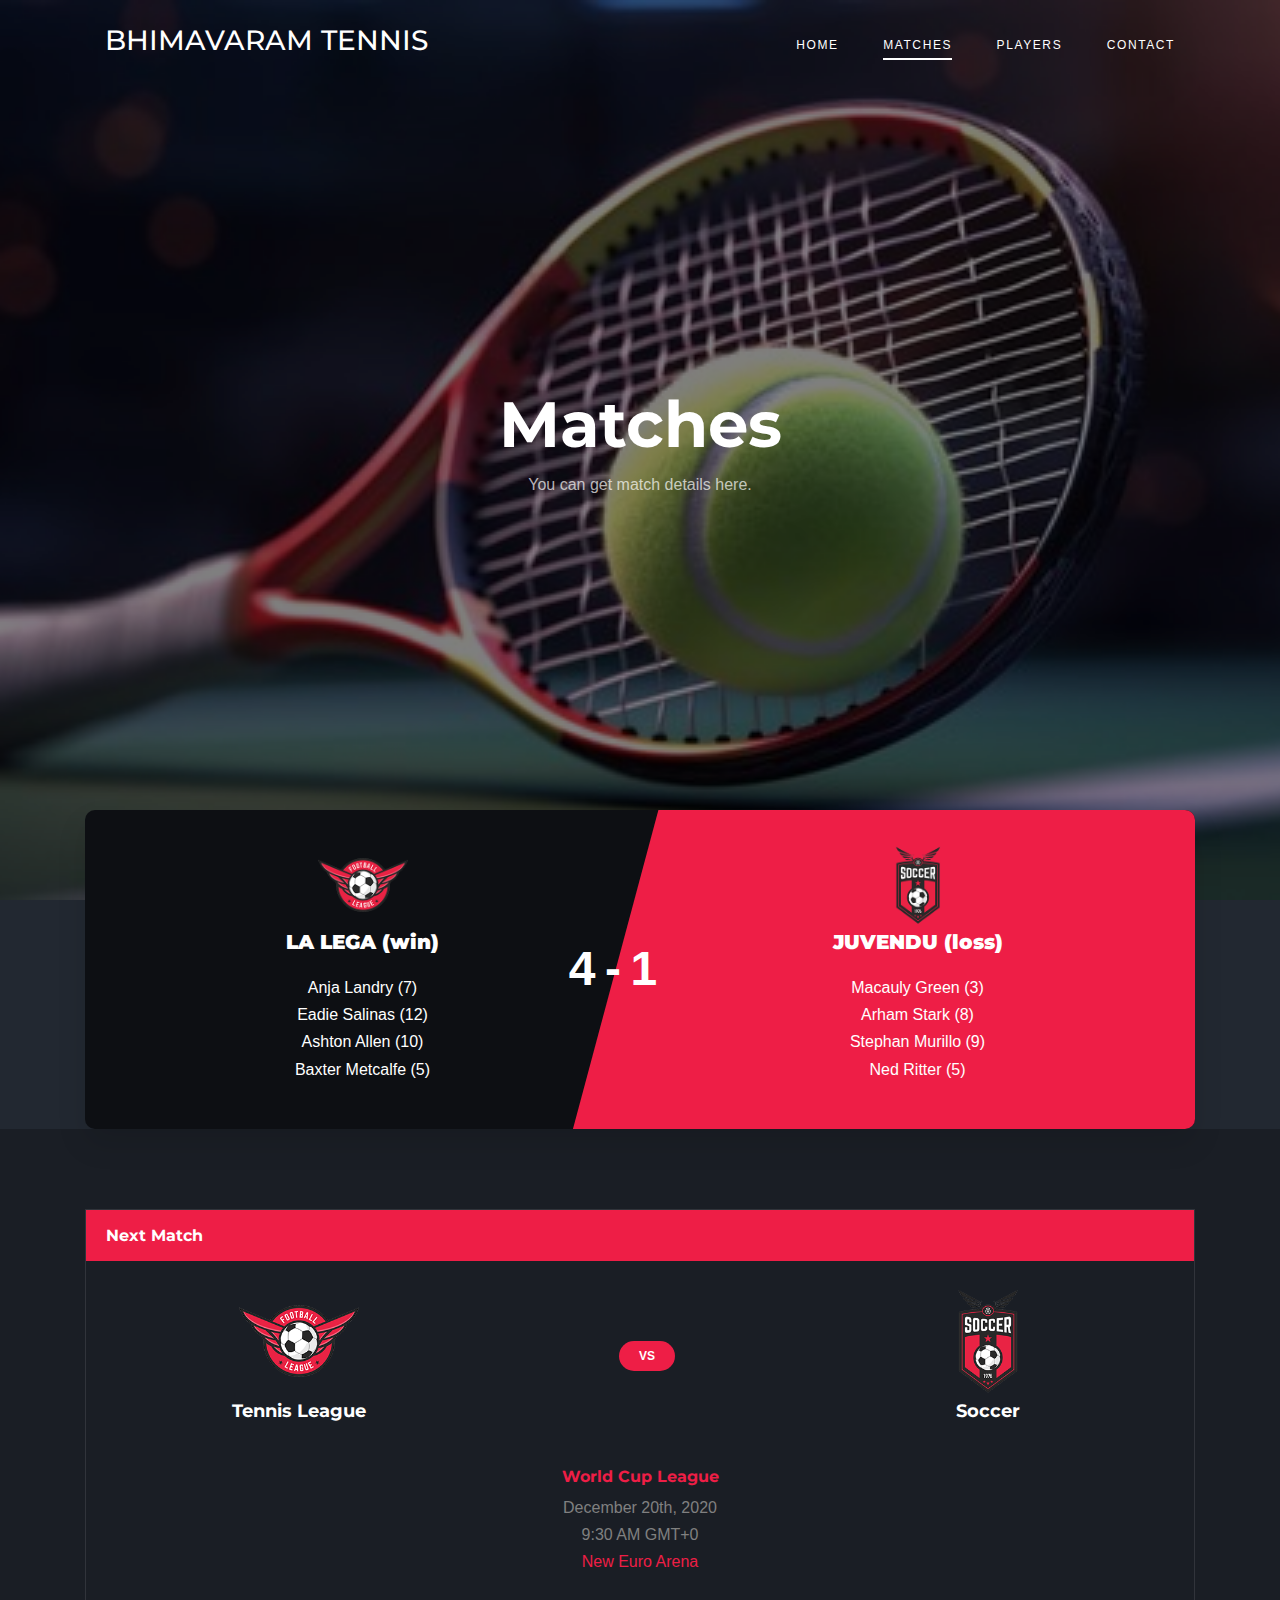
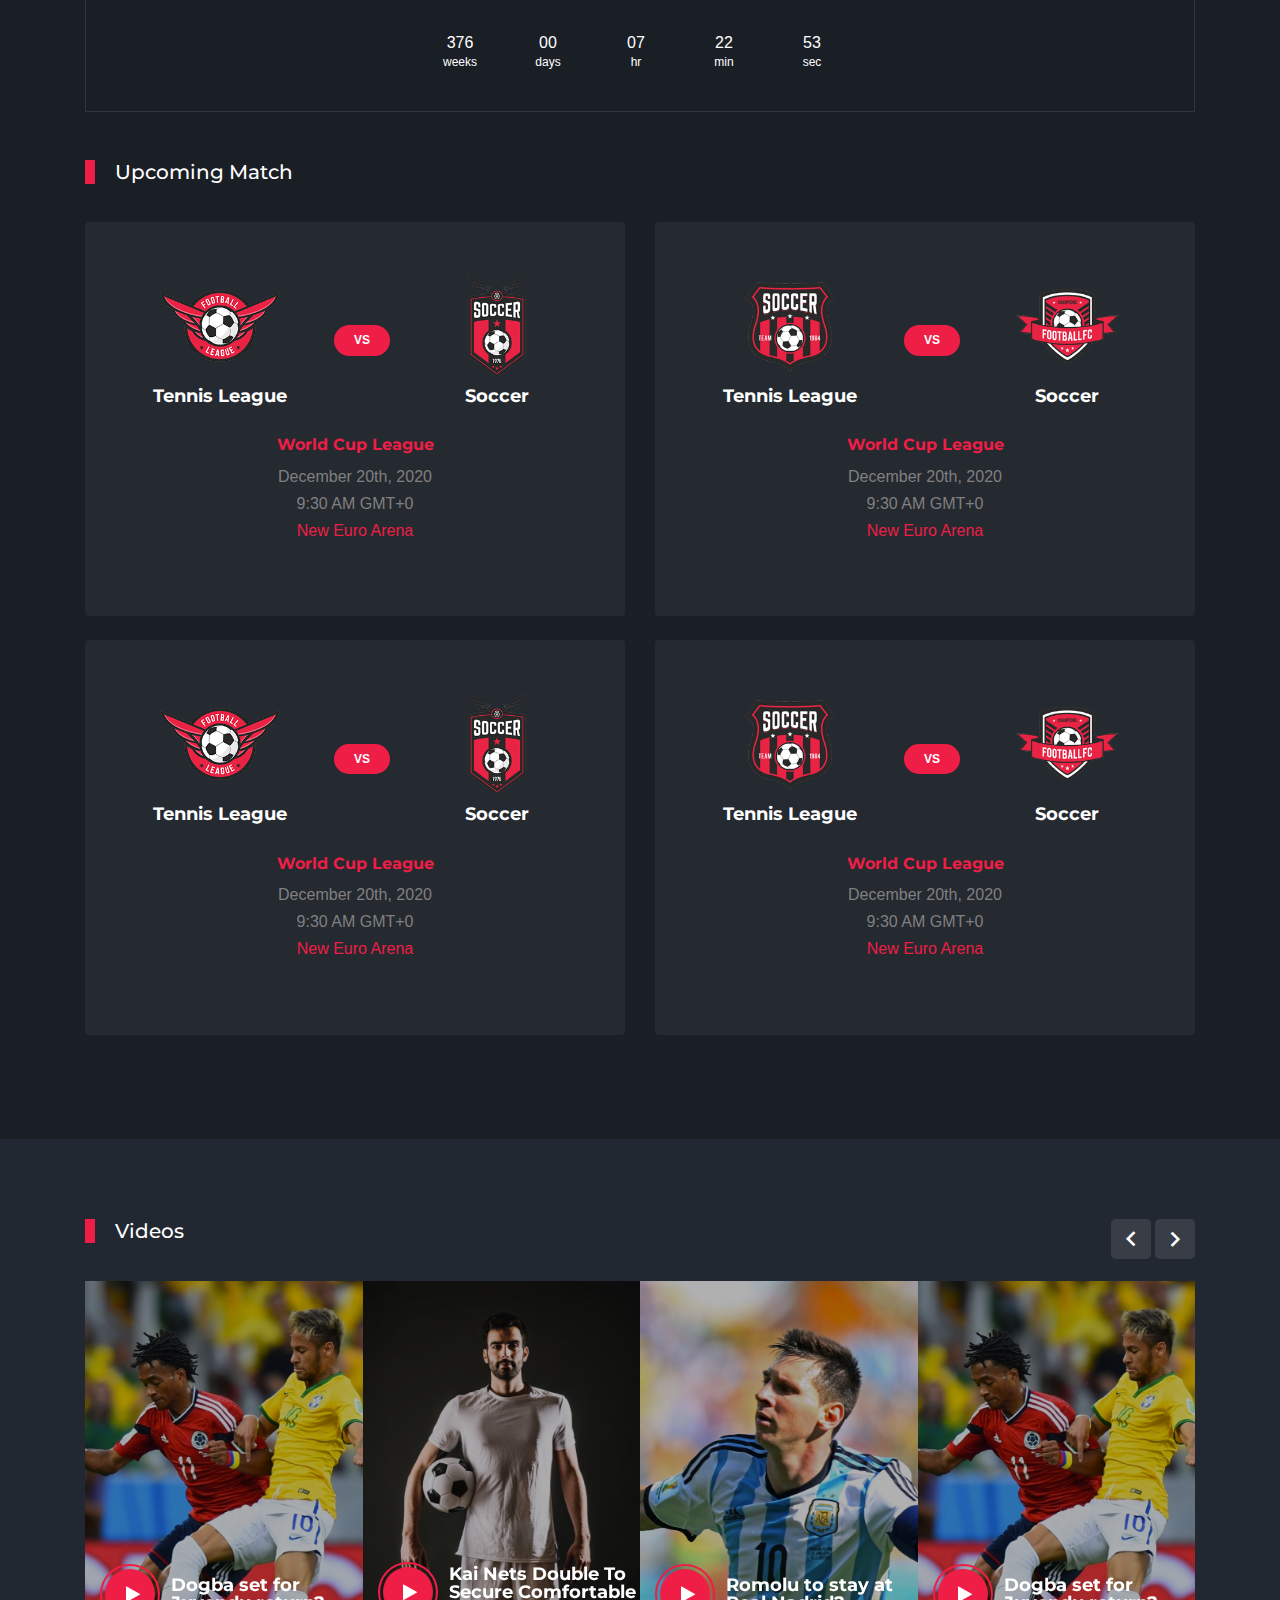
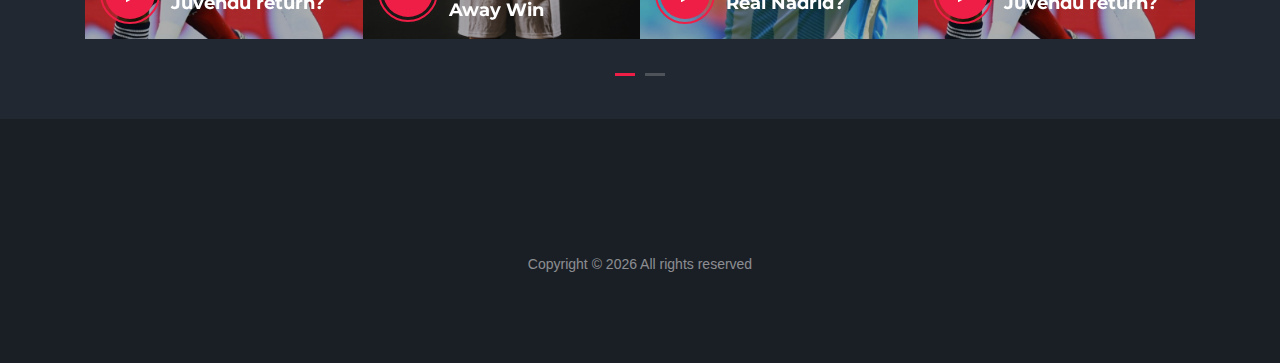
<file: matches.html>
<!DOCTYPE html>
<html lang="en">

<head>
  <title>BHIMAVARAM TENNIS </title>
  <meta charset="utf-8">
  <meta name="viewport" content="width=device-width, initial-scale=1, shrink-to-fit=no">


  <link href="https://fonts.googleapis.com/css2?family=Montserrat:wght@400;700&display=swap" rel="stylesheet">

  <link rel="stylesheet" href="fonts/icomoon/style.css">

  <link rel="stylesheet" href="css/bootstrap/bootstrap.css">
  <link rel="stylesheet" href="css/jquery-ui.css">
  <link rel="stylesheet" href="css/owl.carousel.min.css">
  <link rel="stylesheet" href="css/owl.theme.default.min.css">
  <link rel="stylesheet" href="css/owl.theme.default.min.css">

  <link rel="stylesheet" href="css/jquery.fancybox.min.css">

  <link rel="stylesheet" href="css/bootstrap-datepicker.css">

  <link rel="stylesheet" href="fonts/flaticon/font/flaticon.css">

  <link rel="stylesheet" href="css/aos.css">

  <link rel="stylesheet" href="css/style.css">



</head>

<body>

  <div class="site-wrap">

    <div class="site-mobile-menu site-navbar-target">
      <div class="site-mobile-menu-header">
        <div class="site-mobile-menu-close">
          <span class="icon-close2 js-menu-toggle"></span>
        </div>
      </div>
      <div class="site-mobile-menu-body"></div>
    </div>

    
    <header class="site-navbar py-4" role="banner">
      <div class="container">
          <div class="d-flex align-items-center">
              <h3 style="margin-left: 20px;">
                  BHIMAVARAM TENNIS
              </h3>

      <!-- <div class="container">
        <div class="d-flex align-items-center">
          <div class="site-logo">
            <a href="index.html">
              <img src="images/logo.png" alt="Logo">
            </a>
          </div> -->
          <div class="ml-auto">
            <nav class="site-navigation position-relative text-right" role="navigation">
              <ul class="site-menu main-menu js-clone-nav mr-auto d-none d-lg-block">
                <li><a href="index.html" class="nav-link">Home</a></li>
                <li class="active"><a href="matches.html" class="nav-link">Matches</a></li>
                <li><a href="players.php" class="nav-link">Players</a></li>
               
                <li><a href="contact.html" class="nav-link">Contact</a></li>
              </ul>
            </nav>

            <a href="#" class="d-inline-block d-lg-none site-menu-toggle js-menu-toggle text-black float-right text-white"><span
                class="icon-menu h3 text-white"></span></a>
          </div>
        </div>
      </div>

    </header>

    <div class="hero overlay" style="background-image: url('images/bg_3.jpg');">
      <div class="container">
        <div class="row align-items-center">
          <div class="col-lg-5 mx-auto text-center">
            <h1 class="text-white">Matches</h1>
            <p>You can get match details here.</p>
          </div>
        </div>
      </div>
    </div>

    
    
    <div class="container">
      

      <div class="row">
        <div class="col-lg-12">
          
          <div class="d-flex team-vs">
            <span class="score">4-1</span>
            <div class="team-1 w-50">
              <div class="team-details w-100 text-center">
                <img src="images/logo_1.png" alt="Image" class="img-fluid">
                <h3>LA LEGA <span>(win)</span></h3>
                <ul class="list-unstyled">
                  <li>Anja Landry (7)</li>
                  <li>Eadie Salinas (12)</li>
                  <li>Ashton Allen (10)</li>
                  <li>Baxter Metcalfe (5)</li>
                </ul>
              </div>
            </div>
            <div class="team-2 w-50">
              <div class="team-details w-100 text-center">
                <img src="images/logo_2.png" alt="Image" class="img-fluid">
                <h3>JUVENDU <span>(loss)</span></h3>
                <ul class="list-unstyled">
                  <li>Macauly Green (3)</li>
                  <li>Arham Stark (8)</li>
                  <li>Stephan Murillo (9)</li>
                  <li>Ned Ritter (5)</li>
                </ul>
              </div>
            </div>
          </div>
        </div>
      </div>
    </div>


  
   
    
 
    <div class="site-section bg-dark">
      <div class="container">
        
        <div class="row mb-5">
          <div class="col-lg-12">
            <div class="widget-next-match">
              <div class="widget-title">
                <h3>Next Match</h3>
              </div>
              <div class="widget-body mb-3">
                <div class="widget-vs">
                  <div class="d-flex align-items-center justify-content-around justify-content-between w-100">
                    <div class="team-1 text-center">
                      <img src="images/logo_1.png" alt="Image">
                      <h3>Tennis League</h3>
                    </div>
                    <div>
                      <span class="vs"><span>VS</span></span>
                    </div>
                    <div class="team-2 text-center">
                      <img src="images/logo_2.png" alt="Image">
                      <h3>Soccer</h3>
                    </div>
                  </div>
                </div>
              </div>

              <div class="text-center widget-vs-contents mb-4">
                <h4>World Cup League</h4>
                <p class="mb-5">
                  <span class="d-block">December 20th, 2020</span>
                  <span class="d-block">9:30 AM GMT+0</span>
                  <strong class="text-primary">New Euro Arena</strong>
                </p>

                <div id="date-countdown2" class="pb-1"></div>
              </div>
            </div>
          </div>
        </div>

        <div class="row">
          <div class="col-12 title-section">
            <h2 class="heading">Upcoming Match</h2>
          </div>
          <div class="col-lg-6 mb-4">
            <div class="bg-light p-4 rounded">
              <div class="widget-body">
                  <div class="widget-vs">
                    <div class="d-flex align-items-center justify-content-around justify-content-between w-100">
                      <div class="team-1 text-center">
                        <img src="images/logo_1.png" alt="Image">
                        <h3>Tennis League</h3>
                      </div>
                      <div>
                        <span class="vs"><span>VS</span></span>
                      </div>
                      <div class="team-2 text-center">
                        <img src="images/logo_2.png" alt="Image">
                        <h3>Soccer</h3>
                      </div>
                    </div>
                  </div>
                </div>

                <div class="text-center widget-vs-contents mb-4">
                  <h4>World Cup League</h4>
                  <p class="mb-5">
                    <span class="d-block">December 20th, 2020</span>
                    <span class="d-block">9:30 AM GMT+0</span>
                    <strong class="text-primary">New Euro Arena</strong>
                  </p>

                </div>
              
            </div>
          </div>
          <div class="col-lg-6 mb-4">
            <div class="bg-light p-4 rounded">
              <div class="widget-body">
                  <div class="widget-vs">
                    <div class="d-flex align-items-center justify-content-around justify-content-between w-100">
                      <div class="team-1 text-center">
                        <img src="images/logo_3.png" alt="Image">
                        <h3>Tennis League</h3>
                      </div>
                      <div>
                        <span class="vs"><span>VS</span></span>
                      </div>
                      <div class="team-2 text-center">
                        <img src="images/logo_4.png" alt="Image">
                        <h3>Soccer</h3>
                      </div>
                    </div>
                  </div>
                </div>

                <div class="text-center widget-vs-contents mb-4">
                  <h4>World Cup League</h4>
                  <p class="mb-5">
                    <span class="d-block">December 20th, 2020</span>
                    <span class="d-block">9:30 AM GMT+0</span>
                    <strong class="text-primary">New Euro Arena</strong>
                  </p>

                </div>
              
            </div>
          </div>

          <div class="col-lg-6 mb-4">
            <div class="bg-light p-4 rounded">
              <div class="widget-body">
                  <div class="widget-vs">
                    <div class="d-flex align-items-center justify-content-around justify-content-between w-100">
                      <div class="team-1 text-center">
                        <img src="images/logo_1.png" alt="Image">
                        <h3>Tennis League</h3>
                      </div>
                      <div>
                        <span class="vs"><span>VS</span></span>
                      </div>
                      <div class="team-2 text-center">
                        <img src="images/logo_2.png" alt="Image">
                        <h3>Soccer</h3>
                      </div>
                    </div>
                  </div>
                </div>

                <div class="text-center widget-vs-contents mb-4">
                  <h4>World Cup League</h4>
                  <p class="mb-5">
                    <span class="d-block">December 20th, 2020</span>
                    <span class="d-block">9:30 AM GMT+0</span>
                    <strong class="text-primary">New Euro Arena</strong>
                  </p>

                </div>
              
            </div>
          </div>
          <div class="col-lg-6 mb-4">
            <div class="bg-light p-4 rounded">
              <div class="widget-body">
                  <div class="widget-vs">
                    <div class="d-flex align-items-center justify-content-around justify-content-between w-100">
                      <div class="team-1 text-center">
                        <img src="images/logo_3.png" alt="Image">
                        <h3>Tennis League</h3>
                      </div>
                      <div>
                        <span class="vs"><span>VS</span></span>
                      </div>
                      <div class="team-2 text-center">
                        <img src="images/logo_4.png" alt="Image">
                        <h3>Soccer</h3>
                      </div>
                    </div>
                  </div>
                </div>

                <div class="text-center widget-vs-contents mb-4">
                  <h4>World Cup League</h4>
                  <p class="mb-5">
                    <span class="d-block">December 20th, 2020</span>
                    <span class="d-block">9:30 AM GMT+0</span>
                    <strong class="text-primary">New Euro Arena</strong>
                  </p>

                </div>
              
            </div>
          </div>
          
        </div>
      </div>
    </div> <!-- .site-section -->

    <div class="site-section">
      <div class="container">
        <div class="row">
          <div class="col-6 title-section">
            <h2 class="heading">Videos</h2>
          </div>
          <div class="col-6 text-right">
            <div class="custom-nav">
            <a href="#" class="js-custom-prev-v2"><span class="icon-keyboard_arrow_left"></span></a>
            <span></span>
            <a href="#" class="js-custom-next-v2"><span class="icon-keyboard_arrow_right"></span></a>
            </div>
          </div>
        </div>


        <div class="owl-4-slider owl-carousel">
          <div class="item">
            <div class="video-media">
              <img src="images/img_1.jpg" alt="Image" class="img-fluid">
              <a href="https://vimeo.com/139714818" class="d-flex play-button align-items-center" data-fancybox>
                <span class="icon mr-3">
                  <span class="icon-play"></span>
                </span>
                <div class="caption">
                  <h3 class="m-0">Dogba set for Juvendu return?</h3>
                </div>
              </a>
            </div>
          </div>
          <div class="item">
            <div class="video-media">
              <img src="images/img_2.jpg" alt="Image" class="img-fluid">
              <a href="https://vimeo.com/139714818" class="d-flex play-button align-items-center" data-fancybox>
                <span class="icon mr-3">
                  <span class="icon-play"></span>
                </span>
                <div class="caption">
                  <h3 class="m-0">Kai Nets Double To Secure Comfortable Away Win</h3>
                </div>
              </a>
            </div>
          </div>
          <div class="item">
            <div class="video-media">
              <img src="images/img_3.jpg" alt="Image" class="img-fluid">
              <a href="https://vimeo.com/139714818" class="d-flex play-button align-items-center" data-fancybox>
                <span class="icon mr-3">
                  <span class="icon-play"></span>
                </span>
                <div class="caption">
                  <h3 class="m-0">Romolu to stay at Real Nadrid?</h3>
                </div>
              </a>
            </div>
          </div>

          <div class="item">
            <div class="video-media">
              <img src="images/img_1.jpg" alt="Image" class="img-fluid">
              <a href="https://vimeo.com/139714818" class="d-flex play-button align-items-center" data-fancybox>
                <span class="icon mr-3">
                  <span class="icon-play"></span>
                </span>
                <div class="caption">
                  <h3 class="m-0">Dogba set for Juvendu return?</h3>
                </div>
              </a>
            </div>
          </div>
          <div class="item">
            <div class="video-media">
              <img src="images/img_2.jpg" alt="Image" class="img-fluid">
              <a href="https://vimeo.com/139714818" class="d-flex play-button align-items-center" data-fancybox>
                <span class="icon mr-3">
                  <span class="icon-play"></span>
                </span>
                <div class="caption">
                  <h3 class="m-0">Kai Nets Double To Secure Comfortable Away Win</h3>
                </div>
              </a>
            </div>
          </div>
          <div class="item">
            <div class="video-media">
              <img src="images/img_3.jpg" alt="Image" class="img-fluid">
              <a href="https://vimeo.com/139714818" class="d-flex play-button align-items-center" data-fancybox>
                <span class="icon mr-3">
                  <span class="icon-play"></span>
                </span>
                <div class="caption">
                  <h3 class="m-0">Romolu to stay at Real Nadrid?</h3>
                </div>
              </a>
            </div>
          </div>

        </div>

      </div>
    </div>

    <!-- <div class="container site-section">
      <div class="row">
        <div class="col-6 title-section">
          <h2 class="heading">Our Blog</h2>
        </div>
      </div>
      <div class="row">
        <div class="col-lg-6">
          <div class="custom-media d-flex">
            <div class="img mr-4">
              <img src="images/img_1.jpg" alt="Image" class="img-fluid">
            </div>
            <div class="text">
              <span class="meta">May 20, 2020</span>
              <h3 class="mb-4"><a href="#">Romolu to stay at Real Nadrid?</a></h3>
              <p>Lorem ipsum dolor sit amet, consectetur adipisicing elit. Possimus deserunt saepe tempora dolorem.</p>
              <p><a href="#">Read more</a></p>
            </div>
          </div>
        </div>
        <div class="col-lg-6">
          <div class="custom-media d-flex">
            <div class="img mr-4">
              <img src="images/img_3.jpg" alt="Image" class="img-fluid">
            </div>
            <div class="text">
              <span class="meta">May 20, 2020</span>
              <h3 class="mb-4"><a href="#">Romolu to stay at Real Nadrid?</a></h3>
              <p>Lorem ipsum dolor sit amet, consectetur adipisicing elit. Possimus deserunt saepe tempora dolorem.</p>
              <p><a href="#">Read more</a></p>
            </div>
          </div>
        </div>
      </div>
    </div>
 -->


    <footer class="footer-section">
      <div class="container">
        <div class="row">
          <div class="col-lg-3">
            <div class="widget mb-3">
              <!-- <h3>News</h3>
              <ul class="list-unstyled links">
                <li><a href="#">All</a></li>
                <li><a href="#">Club News</a></li>
                <li><a href="#">Media Center</a></li>
                <li><a href="#">Video</a></li>
                <li><a href="#">RSS</a></li>
              </ul> -->
            </div>
          </div>

          <!-- <div class="col-lg-3">
            <div class="widget mb-3">
              <h3>Tickets</h3>
              <ul class="list-unstyled links">
                <li><a href="#">Online Ticket</a></li>
                <li><a href="#">Payment and Prices</a></li>
                <li><a href="#">Contact &amp; Booking</a></li>
                <li><a href="#">Tickets</a></li>
                <li><a href="#">Coupon</a></li>
              </ul>
            </div>
          </div> -->

          <!-- <div class="col-lg-3">
            <div class="widget mb-3">
              <h3>Matches</h3>
              <ul class="list-unstyled links">
                <li><a href="#">Standings</a></li>
                <li><a href="#">World Cup</a></li>
                <li><a href="#">La Lega</a></li>
                <li><a href="#">Hyper Cup</a></li>
                <li><a href="#">World League</a></li>
              </ul>
            </div>
          </div> -->

          <!-- <div class="col-lg-3">
            <div class="widget mb-3">
              <h3>Social</h3>
              <ul class="list-unstyled links">
                <li><a href="#">Twitter</a></li>
                <li><a href="#">Facebook</a></li>
                <li><a href="#">Instagram</a></li>
                <li><a href="#">Youtube</a></li>
              </ul>
            </div>
          </div> -->

        </div>

        <div class="row text-center">
          <div class="col-md-12">
            <div class=" pt-5">
              <p>
                <!-- Link back to Colorlib can't be removed. Template is licensed under CC BY 3.0. -->
                Copyright &copy;
                <script>
                  document.write(new Date().getFullYear());
                </script> All rights reserved 
                <!-- | This template is made with <i class="icon-heart"
                  aria-hidden="true"></i> by <a href="https://colorlib.com" target="_blank">Colorlib</a> -->
                <!-- Link back to Colorlib can't be removed. Template is licensed under CC BY 3.0. -->
              </p>
            </div>
          </div>

        </div>
      </div>
    </footer>



  </div>
  <!-- .site-wrap -->

  <script src="js/jquery-3.3.1.min.js"></script>
  <script src="js/jquery-migrate-3.0.1.min.js"></script>
  <script src="js/jquery-ui.js"></script>
  <script src="js/popper.min.js"></script>
  <script src="js/bootstrap.min.js"></script>
  <script src="js/owl.carousel.min.js"></script>
  <script src="js/jquery.stellar.min.js"></script>
  <script src="js/jquery.countdown.min.js"></script>
  <script src="js/bootstrap-datepicker.min.js"></script>
  <script src="js/jquery.easing.1.3.js"></script>
  <script src="js/aos.js"></script>
  <script src="js/jquery.fancybox.min.js"></script>
  <script src="js/jquery.sticky.js"></script>
  <script src="js/jquery.mb.YTPlayer.min.js"></script>


  <script src="js/main.js"></script>

</body>

</html>
</file>
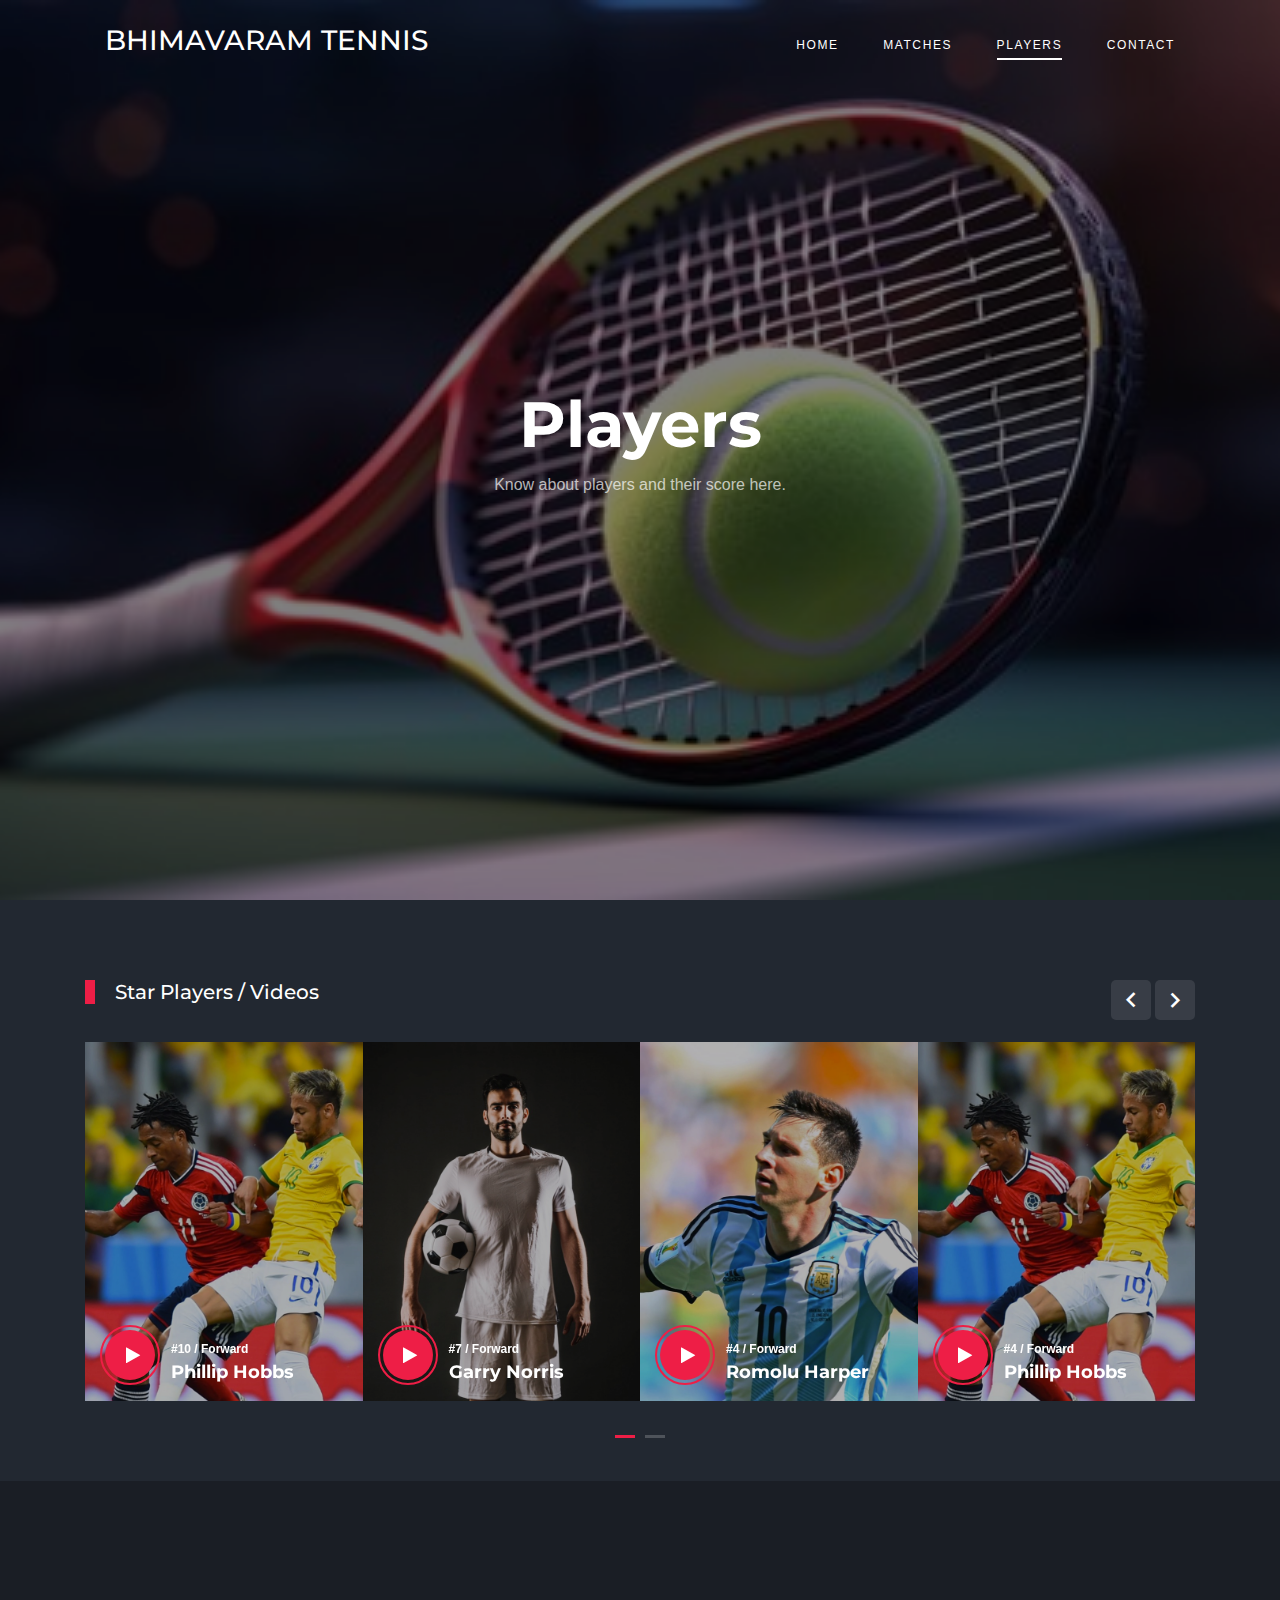
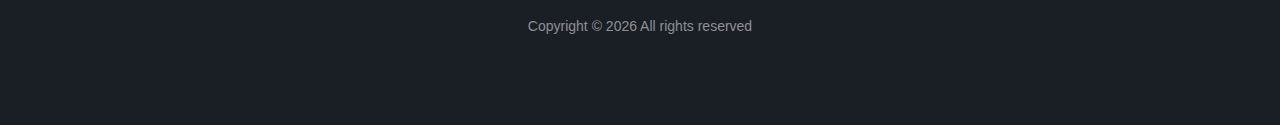
<file: players.html>
<!DOCTYPE html>
<html lang="en">

<head>
  <title>BHIMAVARAM TENNIS </title>
  <meta charset="utf-8">
  <meta name="viewport" content="width=device-width, initial-scale=1, shrink-to-fit=no">


  <link href="https://fonts.googleapis.com/css2?family=Montserrat:wght@400;700&display=swap" rel="stylesheet">

  <link rel="stylesheet" href="fonts/icomoon/style.css">

  <link rel="stylesheet" href="css/bootstrap/bootstrap.css">
  <link rel="stylesheet" href="css/jquery-ui.css">
  <link rel="stylesheet" href="css/owl.carousel.min.css">
  <link rel="stylesheet" href="css/owl.theme.default.min.css">
  <link rel="stylesheet" href="css/owl.theme.default.min.css">

  <link rel="stylesheet" href="css/jquery.fancybox.min.css">

  <link rel="stylesheet" href="css/bootstrap-datepicker.css">

  <link rel="stylesheet" href="fonts/flaticon/font/flaticon.css">

  <link rel="stylesheet" href="css/aos.css">

  <link rel="stylesheet" href="css/style.css">



</head>

<body>

  <div class="site-wrap">

    <div class="site-mobile-menu site-navbar-target">
      <div class="site-mobile-menu-header">
        <div class="site-mobile-menu-close">
          <span class="icon-close2 js-menu-toggle"></span>
        </div>
      </div>
      <div class="site-mobile-menu-body"></div>
    </div>


    <header class="site-navbar py-4" role="banner">
      <div class="container">
          <div class="d-flex align-items-center">
              <h3 style="margin-left: 20px;">
                  BHIMAVARAM TENNIS
              </h3>


      <!-- <div class="container">
        <div class="d-flex align-items-center">
          <div class="site-logo">
            <a href="index.html">
              <img src="images/logo.png" alt="Logo">
            </a>
          </div> -->
          <div class="ml-auto">
            <nav class="site-navigation position-relative text-right" role="navigation">
              <ul class="site-menu main-menu js-clone-nav mr-auto d-none d-lg-block">
                <li><a href="index.html" class="nav-link">Home</a></li>
                <li><a href="matches.html" class="nav-link">Matches</a></li>
                <li class="active"><a href="players.html" class="nav-link">Players</a></li>
            
                <li><a href="contact.html" class="nav-link">Contact</a></li>
              </ul>
            </nav>

            <a href="#" class="d-inline-block d-lg-none site-menu-toggle js-menu-toggle text-black float-right text-white"><span
                class="icon-menu h3 text-white"></span></a>
          </div>
        </div>
      </div>

    </header>

    <div class="hero overlay" style="background-image: url('images/bg_3.jpg');">
      <div class="container">
        <div class="row align-items-center">
          <div class="col-lg-5 mx-auto text-center">
            <h1 class="text-white">Players</h1>
            <p>Know about players and their score here.</p>
          </div>
        </div>
      </div>
    </div>

    
    
    <div class="site-section">
      <div class="container">
        <div class="row">
          <div class="col-6 title-section">
            <h2 class="heading">Star Players / Videos</h2>
          </div>
          <div class="col-6 text-right">
            <div class="custom-nav">
            <a href="#" class="js-custom-prev-v2"><span class="icon-keyboard_arrow_left"></span></a>
            <span></span>
            <a href="#" class="js-custom-next-v2"><span class="icon-keyboard_arrow_right"></span></a>
            </div>
          </div>
        </div>


        <div class="owl-4-slider owl-carousel">
          <div class="item">
            <div class="video-media">
              <img src="images/img_1.jpg" alt="Image" class="img-fluid">
              <a href="https://vimeo.com/139714818" class="d-flex play-button align-items-center" data-fancybox>
                <span class="icon mr-3">
                  <span class="icon-play"></span>
                </span>
                <div class="caption">
                  <span class="meta">#10 / Forward</span>
                  <h3 class="m-0">Phillip Hobbs</h3>
                </div>
              </a>
            </div>
          </div>
          <div class="item">
            <div class="video-media">
              <img src="images/img_2.jpg" alt="Image" class="img-fluid">
              <a href="https://vimeo.com/139714818" class="d-flex play-button align-items-center" data-fancybox>
                <span class="icon mr-3">
                  <span class="icon-play"></span>
                </span>
                <div class="caption">
                  <span class="meta">#7 / Forward</span>
                  <h3 class="m-0">Garry Norris</h3>
                </div>
              </a>
            </div>
          </div>
          <div class="item">
            <div class="video-media">
              <img src="images/img_3.jpg" alt="Image" class="img-fluid">
              <a href="https://vimeo.com/139714818" class="d-flex play-button align-items-center" data-fancybox>
                <span class="icon mr-3">
                  <span class="icon-play"></span>
                </span>
                <div class="caption">
                  <span class="meta">#4 / Forward</span>
                  <h3 class="m-0">Romolu Harper</h3>
                </div>
              </a>
            </div>
          </div>

          <div class="item">
            <div class="video-media">
              <img src="images/img_1.jpg" alt="Image" class="img-fluid">
              <a href="https://vimeo.com/139714818" class="d-flex play-button align-items-center" data-fancybox>
                <span class="icon mr-3">
                  <span class="icon-play"></span>
                </span>
                <div class="caption">
                  <span class="meta">#4 / Forward</span>
                  <h3 class="m-0">Phillip Hobbs</h3>
                </div>
              </a>
            </div>
          </div>
          <div class="item">
            <div class="video-media">
              <img src="images/img_2.jpg" alt="Image" class="img-fluid">
              <a href="https://vimeo.com/139714818" class="d-flex play-button align-items-center" data-fancybox>
                <span class="icon mr-3">
                  <span class="icon-play"></span>
                </span>
                <div class="caption">
                  <span class="meta">#1 / GoalKeeper</span>
                  <h3 class="m-0">Garry Norris</h3>
                </div>
              </a>
            </div>
          </div>
          <div class="item">
            <div class="video-media">
              <img src="images/img_3.jpg" alt="Image" class="img-fluid">
              <a href="https://vimeo.com/139714818" class="d-flex play-button align-items-center" data-fancybox>
                <span class="icon mr-3">
                  <span class="icon-play"></span>
                </span>
                <div class="caption">
                  <span class="meta">#8 / Forward</span>
                  <h3 class="m-0">Romolu Harper</h3>
                </div>
              </a>
            </div>
          </div>
        </div>

      </div>
    </div>


<!--     
    <div class="container site-section">
      <div class="row">
        <div class="col-6 title-section">
          <h2 class="heading">Our Blog</h2>
        </div>
      </div>
      <div class="row">
        <div class="col-lg-6">
          <div class="custom-media d-flex">
            <div class="img mr-4">
              <img src="images/img_1.jpg" alt="Image" class="img-fluid">
            </div>
            <div class="text">
              <span class="meta">May 20, 2020</span>
              <h3 class="mb-4"><a href="#">Romolu to stay at Real Nadrid?</a></h3>
              <p>Lorem ipsum dolor sit amet, consectetur adipisicing elit. Possimus deserunt saepe tempora dolorem.</p>
              <p><a href="#">Read more</a></p>
            </div>
          </div>
        </div>
        <div class="col-lg-6">
          <div class="custom-media d-flex">
            <div class="img mr-4">
              <img src="images/img_3.jpg" alt="Image" class="img-fluid">
            </div>
            <div class="text">
              <span class="meta">May 20, 2020</span>
              <h3 class="mb-4"><a href="#">Romolu to stay at Real Nadrid?</a></h3>
              <p>Lorem ipsum dolor sit amet, consectetur adipisicing elit. Possimus deserunt saepe tempora dolorem.</p>
              <p><a href="#">Read more</a></p>
            </div>
          </div>
        </div>
      </div>
    </div> -->



    <footer class="footer-section">
      <div class="container">
        <div class="row">
          <div class="col-lg-3">
            <div class="widget mb-3">
              <!-- <h3>News</h3>
              <ul class="list-unstyled links">
                <li><a href="#">All</a></li>
                <li><a href="#">Club News</a></li>
                <li><a href="#">Media Center</a></li>
                <li><a href="#">Video</a></li>
                <li><a href="#">RSS</a></li>
              </ul> -->
            </div>
          </div>
          <!-- <div class="col-lg-3">
            <div class="widget mb-3">
              <h3>Tickets</h3>
              <ul class="list-unstyled links">
                <li><a href="#">Online Ticket</a></li>
                <li><a href="#">Payment and Prices</a></li>
                <li><a href="#">Contact &amp; Booking</a></li>
                <li><a href="#">Tickets</a></li>
                <li><a href="#">Coupon</a></li>
              </ul>
            </div>
          </div> -->

          <!-- <div class="col-lg-3">
            <div class="widget mb-3">
              <h3>Matches</h3>
              <ul class="list-unstyled links">
                <li><a href="#">Standings</a></li>
                <li><a href="#">World Cup</a></li>
                <li><a href="#">La Lega</a></li>
                <li><a href="#">Hyper Cup</a></li>
                <li><a href="#">World League</a></li>
              </ul>
            </div>
          </div> -->

          <!-- <div class="col-lg-3">
            <div class="widget mb-3">
              <h3>Social</h3>
              <ul class="list-unstyled links">
                <li><a href="#">Twitter</a></li>
                <li><a href="#">Facebook</a></li>
                <li><a href="#">Instagram</a></li>
                <li><a href="#">Youtube</a></li>
              </ul>
            </div>
          </div> -->

        </div>

        <div class="row text-center">
          <div class="col-md-12">
            <div class=" pt-5">
              <p>
                <!-- Link back to Colorlib can't be removed. Template is licensed under CC BY 3.0. -->
                Copyright &copy;
                <script>
                  document.write(new Date().getFullYear());
                </script> All rights reserved
                <!-- <i class="icon-heart"
                  aria-hidden="true"></i> by <a href="https://colorlib.com" target="_blank">Colorlib</a> -->
                <!-- Link back to Colorlib can't be removed. Template is licensed under CC BY 3.0. -->
              </p>
            </div>
          </div>

        </div>
      </div>
    </footer>



  </div>
  <!-- .site-wrap -->

  <script src="js/jquery-3.3.1.min.js"></script>
  <script src="js/jquery-migrate-3.0.1.min.js"></script>
  <script src="js/jquery-ui.js"></script>
  <script src="js/popper.min.js"></script>
  <script src="js/bootstrap.min.js"></script>
  <script src="js/owl.carousel.min.js"></script>
  <script src="js/jquery.stellar.min.js"></script>
  <script src="js/jquery.countdown.min.js"></script>
  <script src="js/bootstrap-datepicker.min.js"></script>
  <script src="js/jquery.easing.1.3.js"></script>
  <script src="js/aos.js"></script>
  <script src="js/jquery.fancybox.min.js"></script>
  <script src="js/jquery.sticky.js"></script>
  <script src="js/jquery.mb.YTPlayer.min.js"></script>


  <script src="js/main.js"></script>

</body>

</html>
</file>
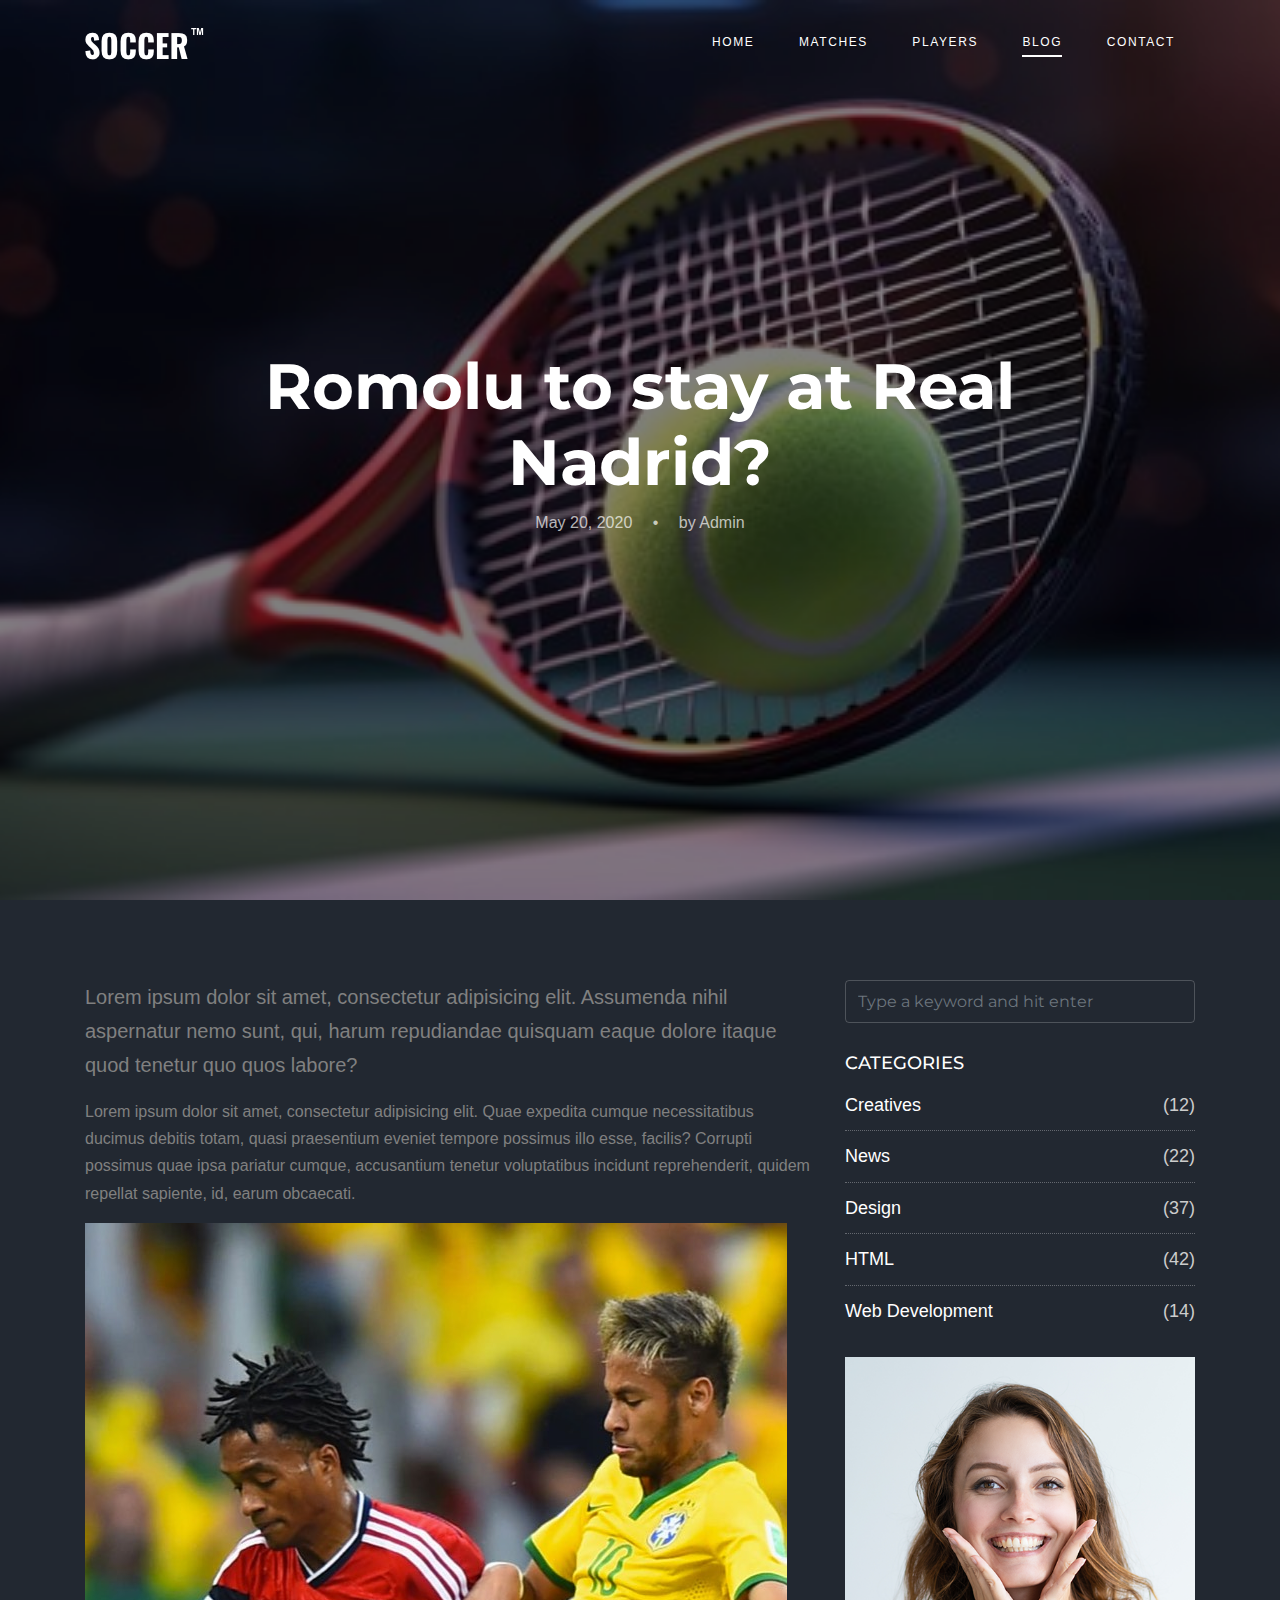
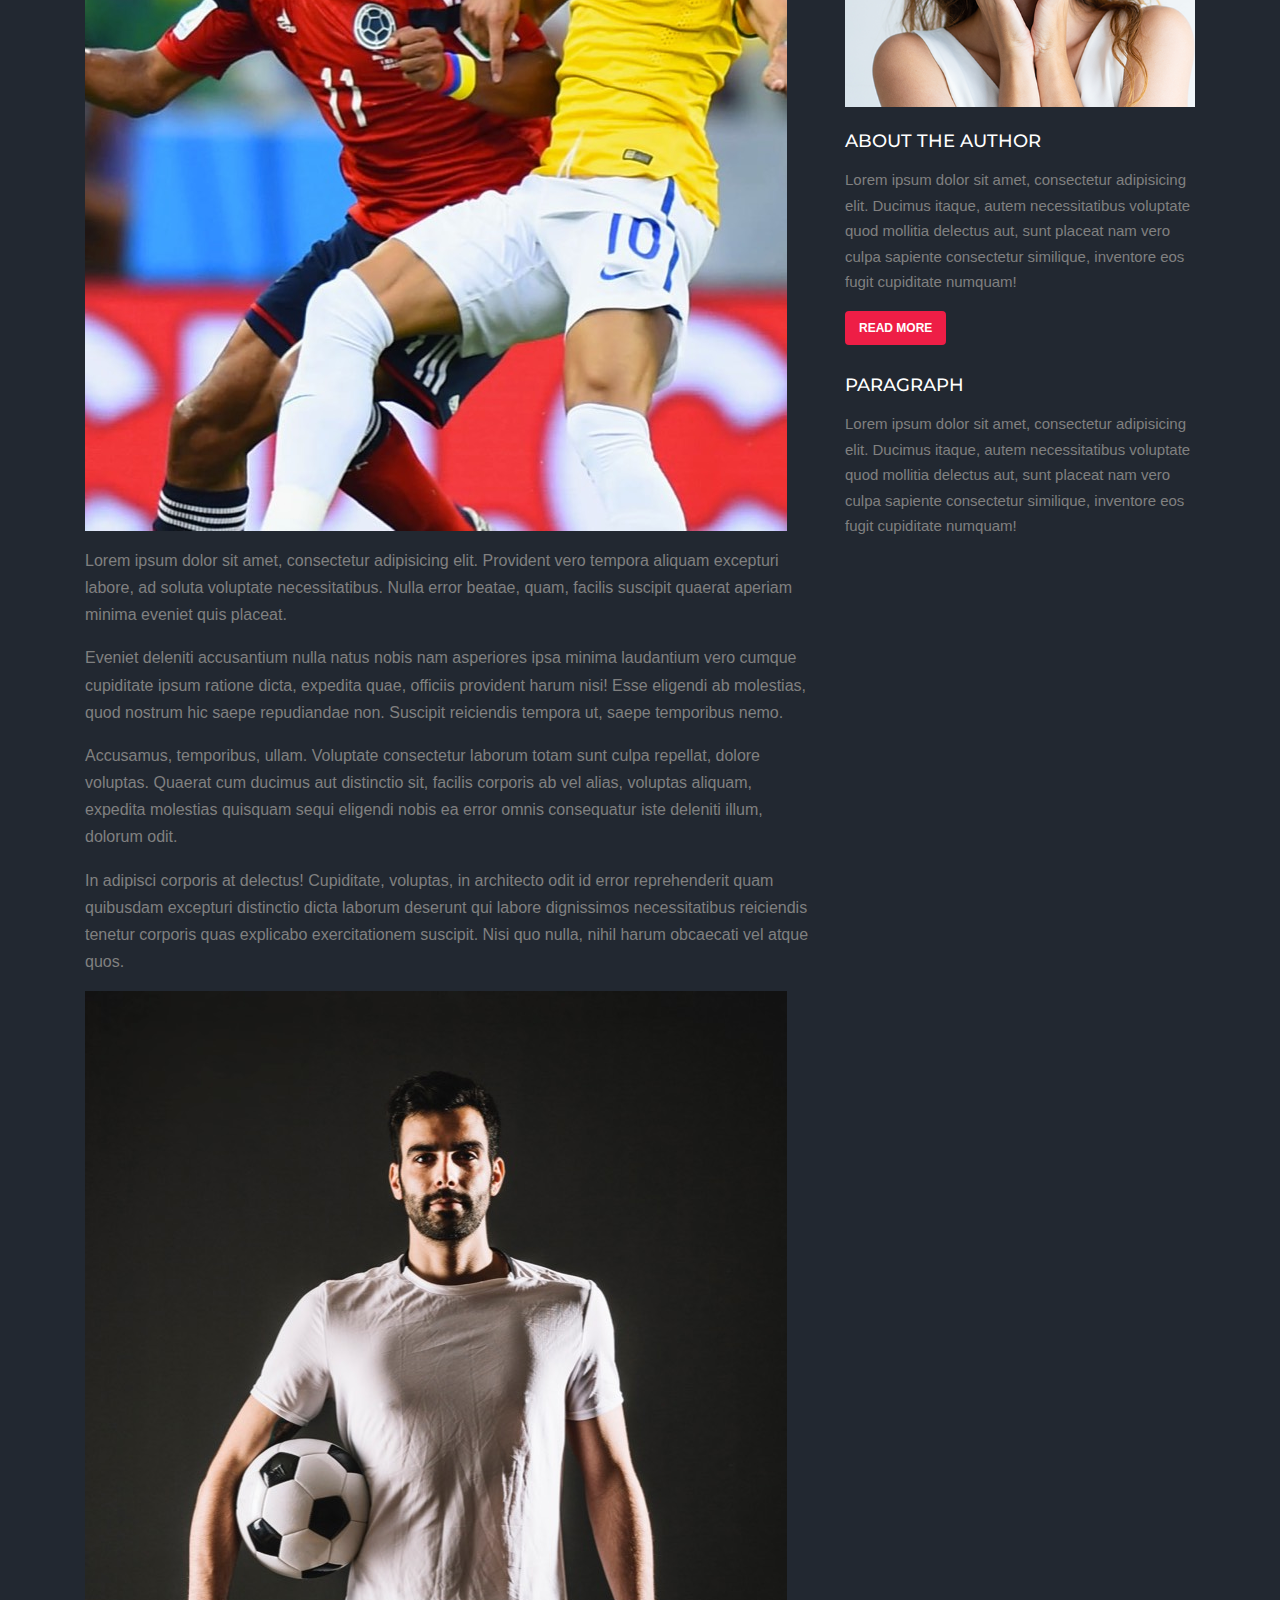
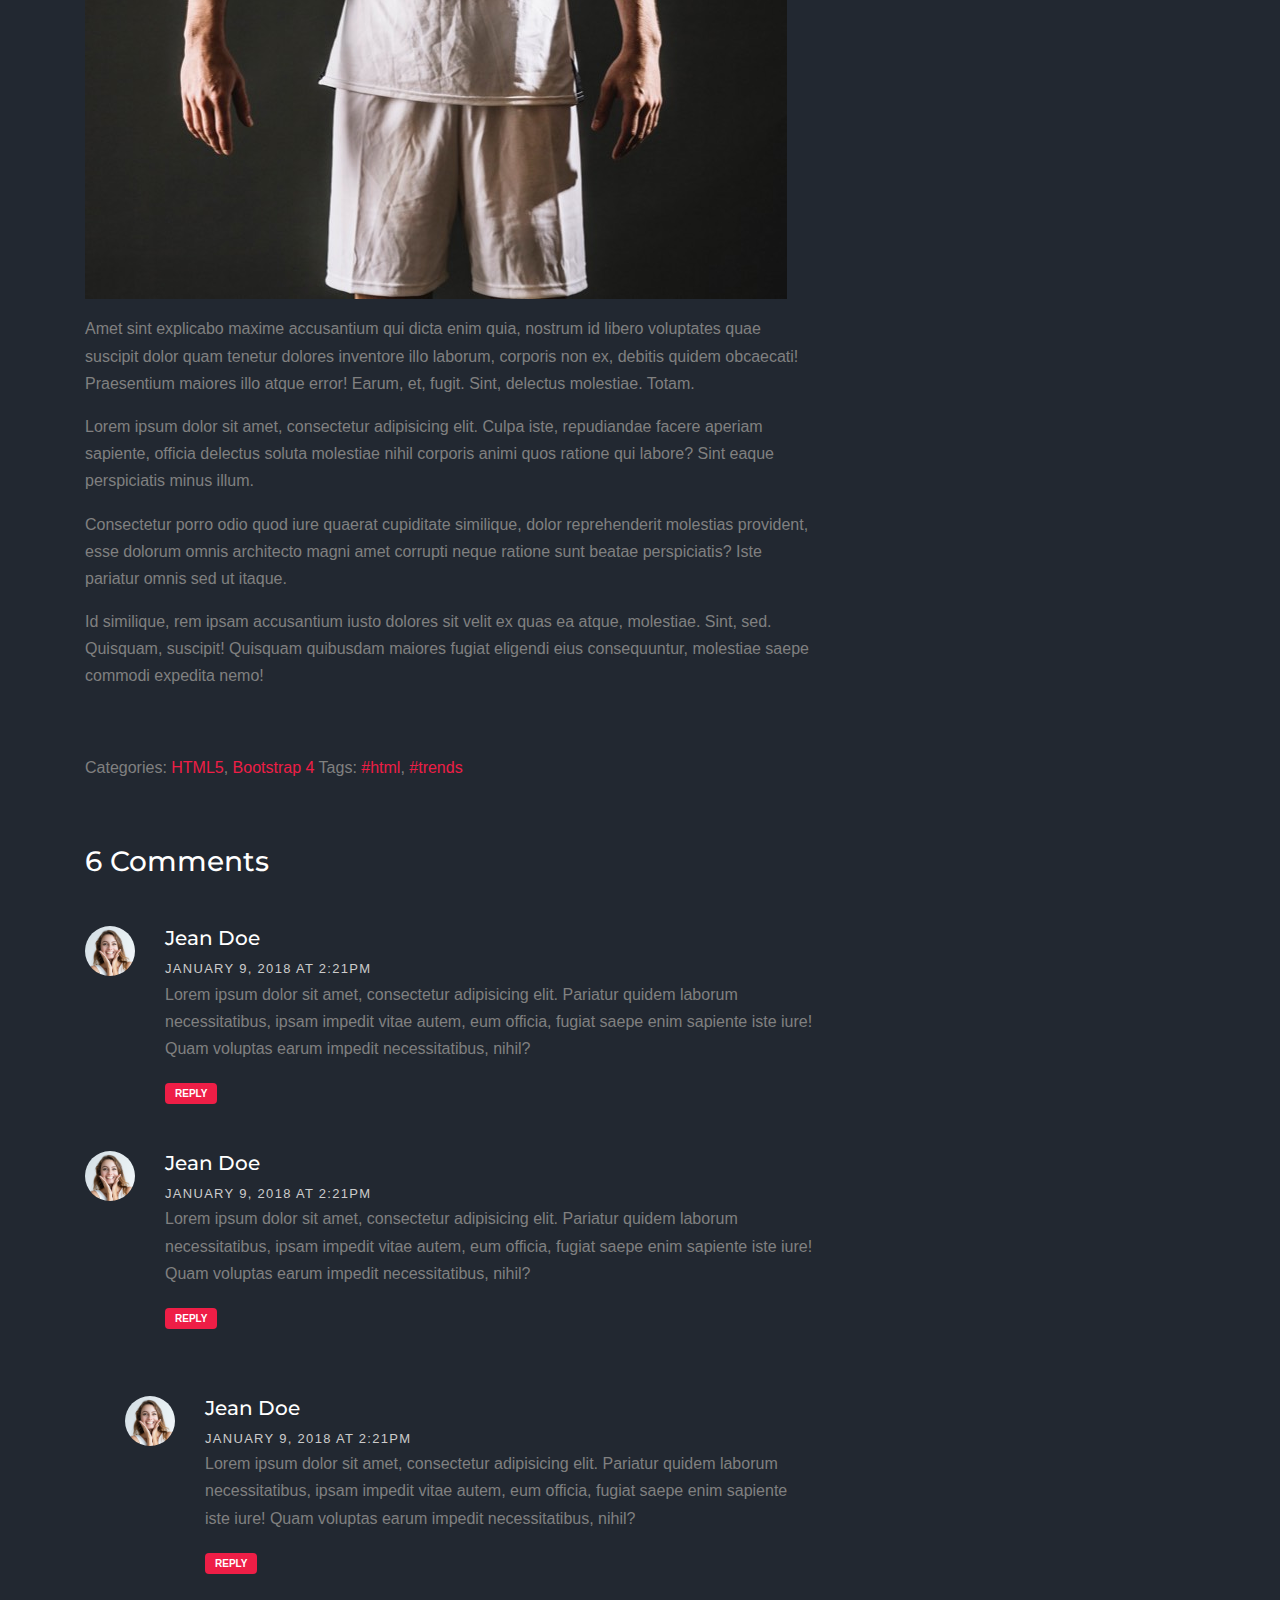
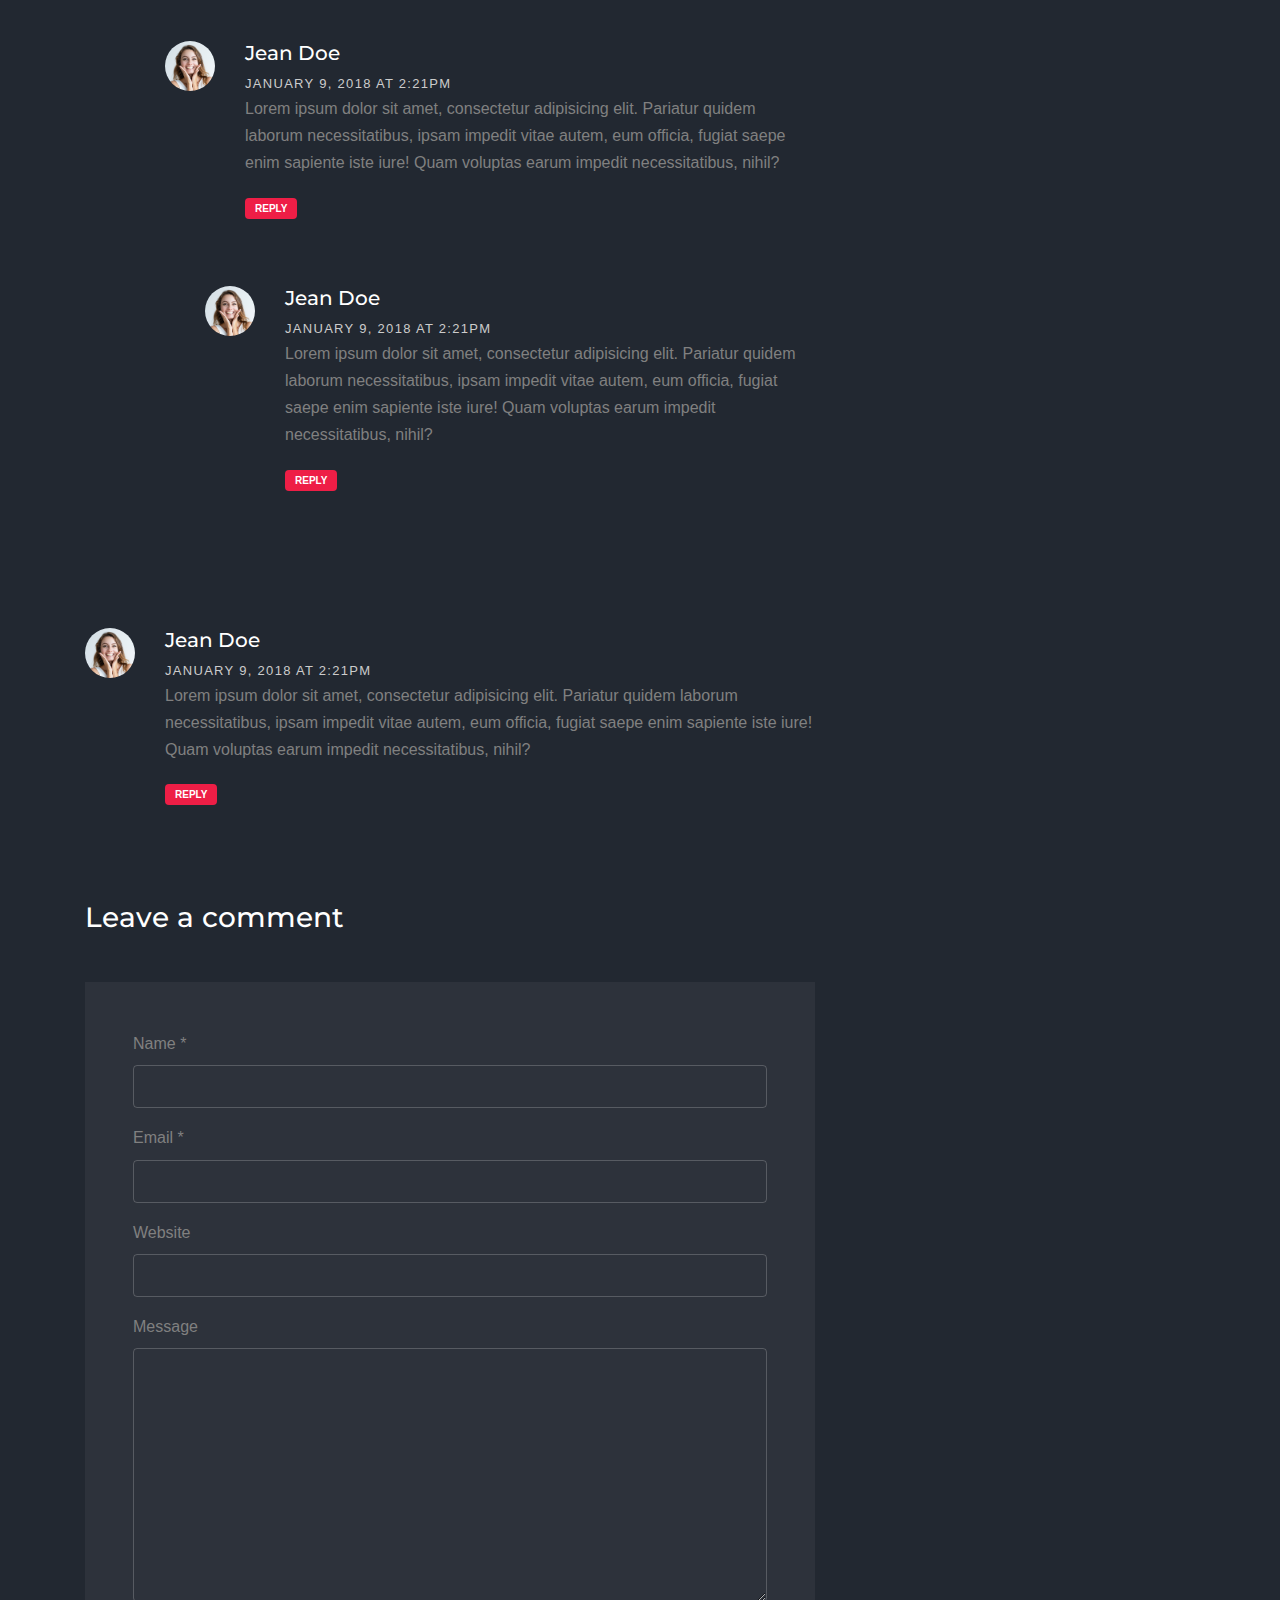
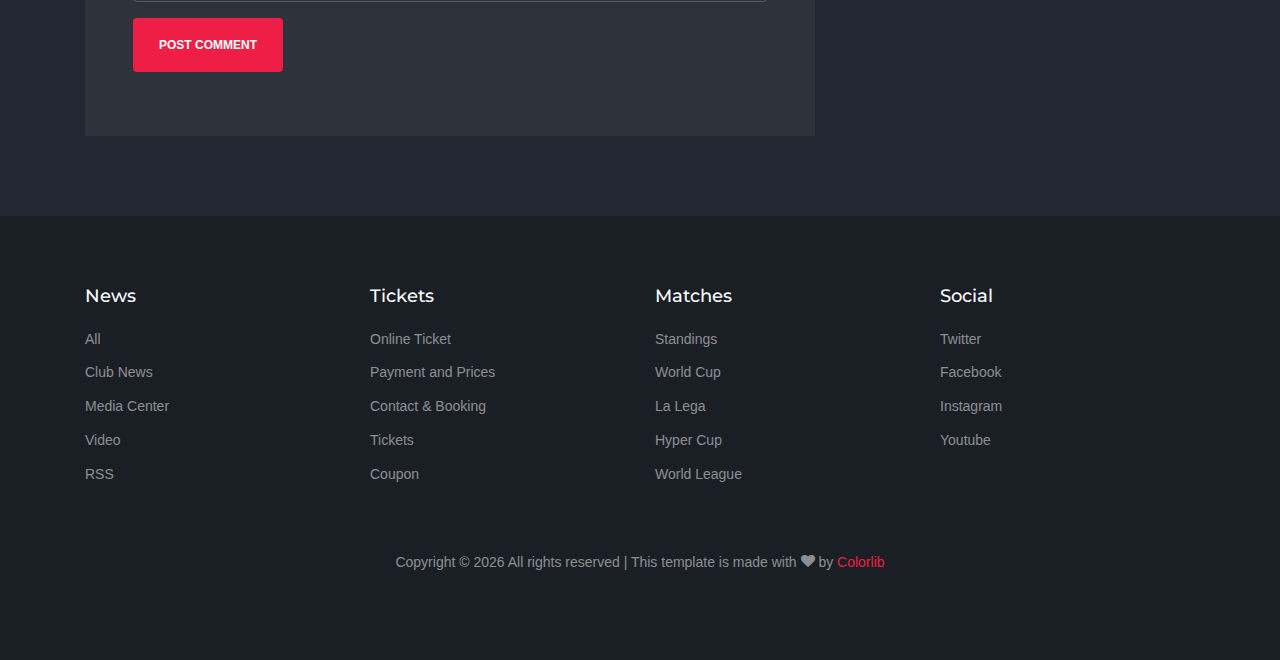
<file: single.html>
<!DOCTYPE html>
<html lang="en">

<head>
  <title>Soccer &mdash; Website by Colorlib</title>
  <meta charset="utf-8">
  <meta name="viewport" content="width=device-width, initial-scale=1, shrink-to-fit=no">


  <link href="https://fonts.googleapis.com/css2?family=Montserrat:wght@400;700&display=swap" rel="stylesheet">

  <link rel="stylesheet" href="fonts/icomoon/style.css">

  <link rel="stylesheet" href="css/bootstrap/bootstrap.css">
  <link rel="stylesheet" href="css/jquery-ui.css">
  <link rel="stylesheet" href="css/owl.carousel.min.css">
  <link rel="stylesheet" href="css/owl.theme.default.min.css">
  <link rel="stylesheet" href="css/owl.theme.default.min.css">

  <link rel="stylesheet" href="css/jquery.fancybox.min.css">

  <link rel="stylesheet" href="css/bootstrap-datepicker.css">

  <link rel="stylesheet" href="fonts/flaticon/font/flaticon.css">

  <link rel="stylesheet" href="css/aos.css">

  <link rel="stylesheet" href="css/style.css">



</head>

<body>

  <div class="site-wrap">

    <div class="site-mobile-menu site-navbar-target">
      <div class="site-mobile-menu-header">
        <div class="site-mobile-menu-close">
          <span class="icon-close2 js-menu-toggle"></span>
        </div>
      </div>
      <div class="site-mobile-menu-body"></div>
    </div>


    <header class="site-navbar py-4" role="banner">

      <div class="container">
        <div class="d-flex align-items-center">
          <div class="site-logo">
            <a href="index.html">
              <img src="images/logo.png" alt="Logo">
            </a>
          </div>
          <div class="ml-auto">
            <nav class="site-navigation position-relative text-right" role="navigation">
              <ul class="site-menu main-menu js-clone-nav mr-auto d-none d-lg-block">
                <li><a href="index.html" class="nav-link">Home</a></li>
                <li><a href="matches.html" class="nav-link">Matches</a></li>
                <li><a href="players.php" class="nav-link">Players</a></li>
                <li class="active"><a href="blog.html" class="nav-link">Blog</a></li>
                <li><a href="contact.html" class="nav-link">Contact</a></li>
              </ul>
            </nav>

            <a href="#" class="d-inline-block d-lg-none site-menu-toggle js-menu-toggle text-black float-right text-white"><span
                class="icon-menu h3 text-white"></span></a>
          </div>
        </div>
      </div>

    </header>

    <div class="hero overlay" style="background-image: url('images/bg_3.jpg');">
      <div class="container">
        <div class="row align-items-center">
          <div class="col-lg-9 mx-auto text-center">
            <h1 class="text-white">Romolu to stay at Real Nadrid?</h1>
            <p><span>May 20, 2020</span> <span class="mx-3">&bullet;</span> <span>by Admin</span></p>
          </div>
        </div>
      </div>
    </div>

    
    <div class="site-section first-section">
      <div class="container">
        <div class="row">
          <div class="col-md-8 blog-content">
            <p class="lead">Lorem ipsum dolor sit amet, consectetur adipisicing elit. Assumenda nihil aspernatur nemo sunt, qui, harum repudiandae quisquam eaque dolore itaque quod tenetur quo quos labore?</p>
            <p>Lorem ipsum dolor sit amet, consectetur adipisicing elit. Quae expedita cumque necessitatibus ducimus debitis totam, quasi praesentium eveniet tempore possimus illo esse, facilis? Corrupti possimus quae ipsa pariatur cumque, accusantium tenetur voluptatibus incidunt reprehenderit, quidem repellat sapiente, id, earum obcaecati.</p>
            <p><img src="images/img_1.jpg" alt="Image" class="img-fluid"></p>

            <blockquote><p>Lorem ipsum dolor sit amet, consectetur adipisicing elit. Provident vero tempora aliquam excepturi labore, ad soluta voluptate necessitatibus. Nulla error beatae, quam, facilis suscipit quaerat aperiam minima eveniet quis placeat.</p></blockquote>

            <p>Eveniet deleniti accusantium nulla natus nobis nam asperiores ipsa minima laudantium vero cumque cupiditate ipsum ratione dicta, expedita quae, officiis provident harum nisi! Esse eligendi ab molestias, quod nostrum hic saepe repudiandae non. Suscipit reiciendis tempora ut, saepe temporibus nemo.</p>
            <p>Accusamus, temporibus, ullam. Voluptate consectetur laborum totam sunt culpa repellat, dolore voluptas. Quaerat cum ducimus aut distinctio sit, facilis corporis ab vel alias, voluptas aliquam, expedita molestias quisquam sequi eligendi nobis ea error omnis consequatur iste deleniti illum, dolorum odit.</p>
            <p>In adipisci corporis at delectus! Cupiditate, voluptas, in architecto odit id error reprehenderit quam quibusdam excepturi distinctio dicta laborum deserunt qui labore dignissimos necessitatibus reiciendis tenetur corporis quas explicabo exercitationem suscipit. Nisi quo nulla, nihil harum obcaecati vel atque quos.</p>
            <p><img src="images/img_2.jpg" alt="Image" class="img-fluid"></p>
            <p>Amet sint explicabo maxime accusantium qui dicta enim quia, nostrum id libero voluptates quae suscipit dolor quam tenetur dolores inventore illo laborum, corporis non ex, debitis quidem obcaecati! Praesentium maiores illo atque error! Earum, et, fugit. Sint, delectus molestiae. Totam.</p>

            <p>Lorem ipsum dolor sit amet, consectetur adipisicing elit. Culpa iste, repudiandae facere aperiam sapiente, officia delectus soluta molestiae nihil corporis animi quos ratione qui labore? Sint eaque perspiciatis minus illum.</p>
            <p>Consectetur porro odio quod iure quaerat cupiditate similique, dolor reprehenderit molestias provident, esse dolorum omnis architecto magni amet corrupti neque ratione sunt beatae perspiciatis? Iste pariatur omnis sed ut itaque.</p>
            <p>Id similique, rem ipsam accusantium iusto dolores sit velit ex quas ea atque, molestiae. Sint, sed. Quisquam, suscipit! Quisquam quibusdam maiores fugiat eligendi eius consequuntur, molestiae saepe commodi expedita nemo!</p>
            <div class="pt-5">
              <p>Categories:  <a href="#">HTML5</a>, <a href="#">Bootstrap 4</a>  Tags: <a href="#">#html</a>, <a href="#">#trends</a></p>
            </div>


            <div class="pt-5">
              <h3 class="mb-5 text-white">6 Comments</h3>
              <ul class="comment-list">
                <li class="comment">
                  <div class="vcard bio">
                    <img src="images/person_1.jpg" alt="Image placeholder">
                  </div>
                  <div class="comment-body">
                    <h3>Jean Doe</h3>
                    <div class="meta">January 9, 2018 at 2:21pm</div>
                    <p>Lorem ipsum dolor sit amet, consectetur adipisicing elit. Pariatur quidem laborum necessitatibus, ipsam impedit vitae autem, eum officia, fugiat saepe enim sapiente iste iure! Quam voluptas earum impedit necessitatibus, nihil?</p>
                    <p><a href="#" class="reply">Reply</a></p>
                  </div>
                </li>

                <li class="comment">
                  <div class="vcard bio">
                    <img src="images/person_1.jpg" alt="Image placeholder">
                  </div>
                  <div class="comment-body">
                    <h3>Jean Doe</h3>
                    <div class="meta">January 9, 2018 at 2:21pm</div>
                    <p>Lorem ipsum dolor sit amet, consectetur adipisicing elit. Pariatur quidem laborum necessitatibus, ipsam impedit vitae autem, eum officia, fugiat saepe enim sapiente iste iure! Quam voluptas earum impedit necessitatibus, nihil?</p>
                    <p><a href="#" class="reply">Reply</a></p>
                  </div>

                  <ul class="children">
                    <li class="comment">
                      <div class="vcard bio">
                        <img src="images/person_1.jpg" alt="Image placeholder">
                      </div>
                      <div class="comment-body">
                        <h3>Jean Doe</h3>
                        <div class="meta">January 9, 2018 at 2:21pm</div>
                        <p>Lorem ipsum dolor sit amet, consectetur adipisicing elit. Pariatur quidem laborum necessitatibus, ipsam impedit vitae autem, eum officia, fugiat saepe enim sapiente iste iure! Quam voluptas earum impedit necessitatibus, nihil?</p>
                        <p><a href="#" class="reply">Reply</a></p>
                      </div>


                      <ul class="children">
                        <li class="comment">
                          <div class="vcard bio">
                            <img src="images/person_1.jpg" alt="Image placeholder">
                          </div>
                          <div class="comment-body">
                            <h3>Jean Doe</h3>
                            <div class="meta">January 9, 2018 at 2:21pm</div>
                            <p>Lorem ipsum dolor sit amet, consectetur adipisicing elit. Pariatur quidem laborum necessitatibus, ipsam impedit vitae autem, eum officia, fugiat saepe enim sapiente iste iure! Quam voluptas earum impedit necessitatibus, nihil?</p>
                            <p><a href="#" class="reply">Reply</a></p>
                          </div>

                            <ul class="children">
                              <li class="comment">
                                <div class="vcard bio">
                                  <img src="images/person_1.jpg" alt="Image placeholder">
                                </div>
                                <div class="comment-body">
                                  <h3>Jean Doe</h3>
                                  <div class="meta">January 9, 2018 at 2:21pm</div>
                                  <p>Lorem ipsum dolor sit amet, consectetur adipisicing elit. Pariatur quidem laborum necessitatibus, ipsam impedit vitae autem, eum officia, fugiat saepe enim sapiente iste iure! Quam voluptas earum impedit necessitatibus, nihil?</p>
                                  <p><a href="#" class="reply">Reply</a></p>
                                </div>
                              </li>
                            </ul>
                        </li>
                      </ul>
                    </li>
                  </ul>
                </li>

                <li class="comment">
                  <div class="vcard bio">
                    <img src="images/person_1.jpg" alt="Image placeholder">
                  </div>
                  <div class="comment-body">
                    <h3>Jean Doe</h3>
                    <div class="meta">January 9, 2018 at 2:21pm</div>
                    <p>Lorem ipsum dolor sit amet, consectetur adipisicing elit. Pariatur quidem laborum necessitatibus, ipsam impedit vitae autem, eum officia, fugiat saepe enim sapiente iste iure! Quam voluptas earum impedit necessitatibus, nihil?</p>
                    <p><a href="#" class="reply">Reply</a></p>
                  </div>
                </li>
              </ul>
              <!-- END comment-list -->
              
              <div class="comment-form-wrap pt-5">
                <h3 class="mb-5">Leave a comment</h3>
                <form action="#" class="p-5 bg-light">
                  <div class="form-group">
                    <label for="name">Name *</label>
                    <input type="text" class="form-control" id="name">
                  </div>
                  <div class="form-group">
                    <label for="email">Email *</label>
                    <input type="email" class="form-control" id="email">
                  </div>
                  <div class="form-group">
                    <label for="website">Website</label>
                    <input type="url" class="form-control" id="website">
                  </div>

                  <div class="form-group">
                    <label for="message">Message</label>
                    <textarea name="" id="message" cols="30" rows="10" class="form-control"></textarea>
                  </div>
                  <div class="form-group">
                    <input type="submit" value="Post Comment" class="btn btn-primary py-3 px-4 text-white">
                  </div>

                </form>
              </div>
            </div>

          </div>
          <div class="col-md-4 sidebar">
            <div class="sidebar-box">
              <form action="#" class="search-form">
                <div class="form-group">
                  <span class="icon fa fa-search"></span>
                  <input type="text" class="form-control" placeholder="Type a keyword and hit enter">
                </div>
              </form>
            </div>
            <div class="sidebar-box">
              <div class="categories">
                <h3 class="text-uppercase">Categories</h3>
                <li><a href="#">Creatives <span>(12)</span></a></li>
                <li><a href="#">News <span>(22)</span></a></li>
                <li><a href="#">Design <span>(37)</span></a></li>
                <li><a href="#">HTML <span>(42)</span></a></li>
                <li><a href="#">Web Development <span>(14)</span></a></li>
              </div>
            </div>
            <div class="sidebar-box">
              <img src="images/person_1.jpg" alt="Image placeholder" class="img-fluid mb-4">
              <h3 class="text-uppercase">About The Author</h3>
              <p>Lorem ipsum dolor sit amet, consectetur adipisicing elit. Ducimus itaque, autem necessitatibus voluptate quod mollitia delectus aut, sunt placeat nam vero culpa sapiente consectetur similique, inventore eos fugit cupiditate numquam!</p>
              <p><a href="#" class="btn btn-primary text-white">Read More</a></p>
            </div>

            <div class="sidebar-box">
              <h3 class="text-uppercase">Paragraph</h3>
              <p>Lorem ipsum dolor sit amet, consectetur adipisicing elit. Ducimus itaque, autem necessitatibus voluptate quod mollitia delectus aut, sunt placeat nam vero culpa sapiente consectetur similique, inventore eos fugit cupiditate numquam!</p>
            </div>
          </div>
        </div>
      </div>
    </div>


    <footer class="footer-section">
      <div class="container">
        <div class="row">
          <div class="col-lg-3">
            <div class="widget mb-3">
              <h3>News</h3>
              <ul class="list-unstyled links">
                <li><a href="#">All</a></li>
                <li><a href="#">Club News</a></li>
                <li><a href="#">Media Center</a></li>
                <li><a href="#">Video</a></li>
                <li><a href="#">RSS</a></li>
              </ul>
            </div>
          </div>
          <div class="col-lg-3">
            <div class="widget mb-3">
              <h3>Tickets</h3>
              <ul class="list-unstyled links">
                <li><a href="#">Online Ticket</a></li>
                <li><a href="#">Payment and Prices</a></li>
                <li><a href="#">Contact &amp; Booking</a></li>
                <li><a href="#">Tickets</a></li>
                <li><a href="#">Coupon</a></li>
              </ul>
            </div>
          </div>
          <div class="col-lg-3">
            <div class="widget mb-3">
              <h3>Matches</h3>
              <ul class="list-unstyled links">
                <li><a href="#">Standings</a></li>
                <li><a href="#">World Cup</a></li>
                <li><a href="#">La Lega</a></li>
                <li><a href="#">Hyper Cup</a></li>
                <li><a href="#">World League</a></li>
              </ul>
            </div>
          </div>

          <div class="col-lg-3">
            <div class="widget mb-3">
              <h3>Social</h3>
              <ul class="list-unstyled links">
                <li><a href="#">Twitter</a></li>
                <li><a href="#">Facebook</a></li>
                <li><a href="#">Instagram</a></li>
                <li><a href="#">Youtube</a></li>
              </ul>
            </div>
          </div>

        </div>

        <div class="row text-center">
          <div class="col-md-12">
            <div class=" pt-5">
              <p>
                <!-- Link back to Colorlib can't be removed. Template is licensed under CC BY 3.0. -->
                Copyright &copy;
                <script>
                  document.write(new Date().getFullYear());
                </script> All rights reserved | This template is made with <i class="icon-heart"
                  aria-hidden="true"></i> by <a href="https://colorlib.com" target="_blank">Colorlib</a>
                <!-- Link back to Colorlib can't be removed. Template is licensed under CC BY 3.0. -->
              </p>
            </div>
          </div>

        </div>
      </div>
    </footer>



  </div>
  <!-- .site-wrap -->

  <script src="js/jquery-3.3.1.min.js"></script>
  <script src="js/jquery-migrate-3.0.1.min.js"></script>
  <script src="js/jquery-ui.js"></script>
  <script src="js/popper.min.js"></script>
  <script src="js/bootstrap.min.js"></script>
  <script src="js/owl.carousel.min.js"></script>
  <script src="js/jquery.stellar.min.js"></script>
  <script src="js/jquery.countdown.min.js"></script>
  <script src="js/bootstrap-datepicker.min.js"></script>
  <script src="js/jquery.easing.1.3.js"></script>
  <script src="js/aos.js"></script>
  <script src="js/jquery.fancybox.min.js"></script>
  <script src="js/jquery.sticky.js"></script>
  <script src="js/jquery.mb.YTPlayer.min.js"></script>


  <script src="js/main.js"></script>

</body>

</html>
</file>
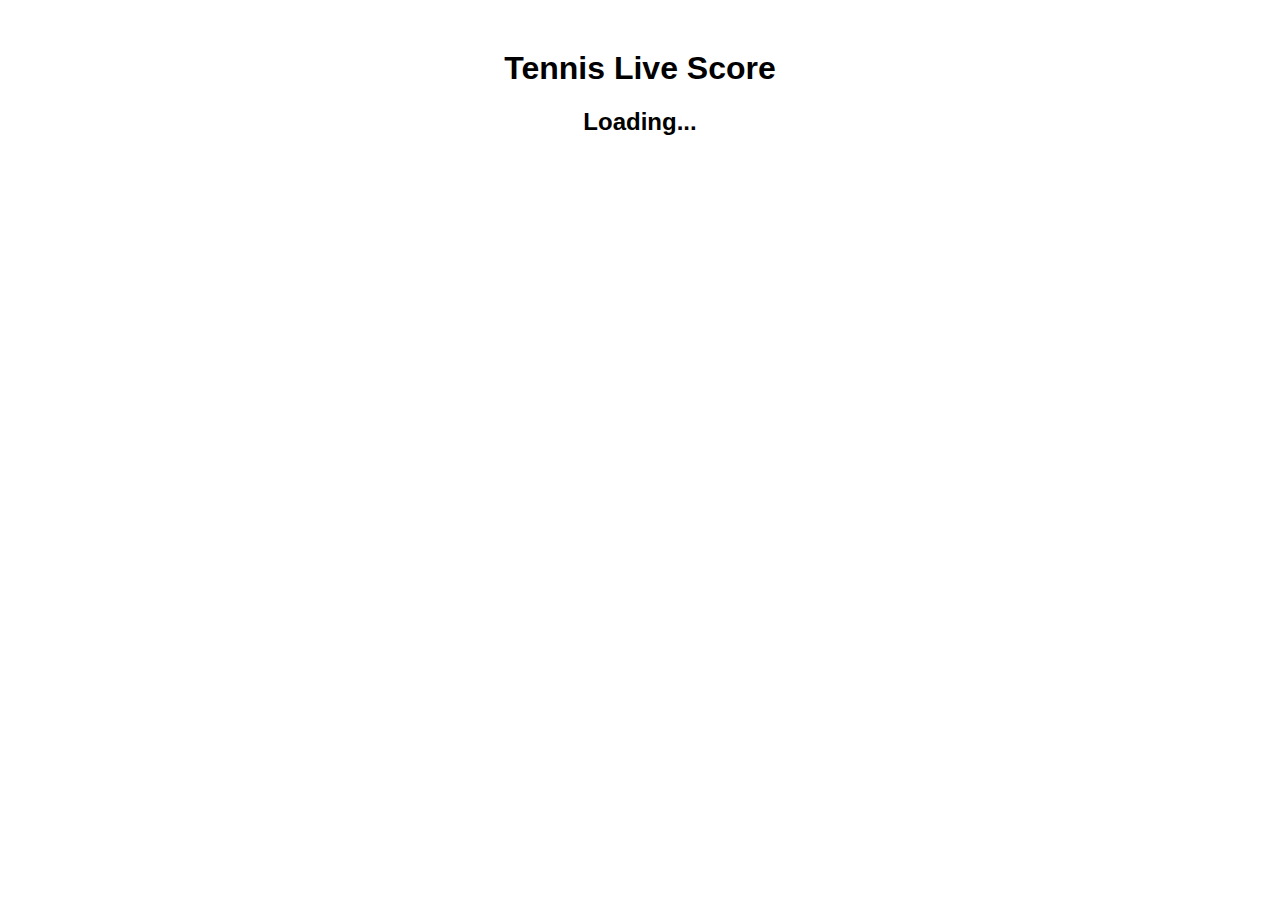
<file: try.html>
<!DOCTYPE html>
<html lang="en">

<head>
  <meta charset="UTF-8">
  <meta name="viewport" content="width=device-width, initial-scale=1.0">
  <title>Tennis Live Score</title>

  <style>
    body {
      font-family: Arial, sans-serif;
      text-align: center;
      margin: 50px;
    }

    #live-score {
      font-size: 24px;
      font-weight: bold;
    }
  </style>
</head>

<body>

  <h1>Tennis Live Score</h1>
  <div id="live-score">Loading...</div>

  <script>
    // Simulating live scores with JavaScript
    function updateLiveScore() {
      const scoreElement = document.getElementById('live-score');
      const players = ['Player A', 'Player B'];
      const score = [0, 0];

      setInterval(() => {
        // Simulate scoring
        const randomPlayer = Math.floor(Math.random() * 2);
        score[randomPlayer]++;

        // Update the live score display
        scoreElement.textContent = `${players[0]} ${score[0]} - ${score[1]} ${players[1]}`;
      }, 1000); // Update every 3 seconds (you can adjust the interval)
    }

    // Call the function to start updating the live score
    updateLiveScore();
  </script>

</body>

</html>
</file>
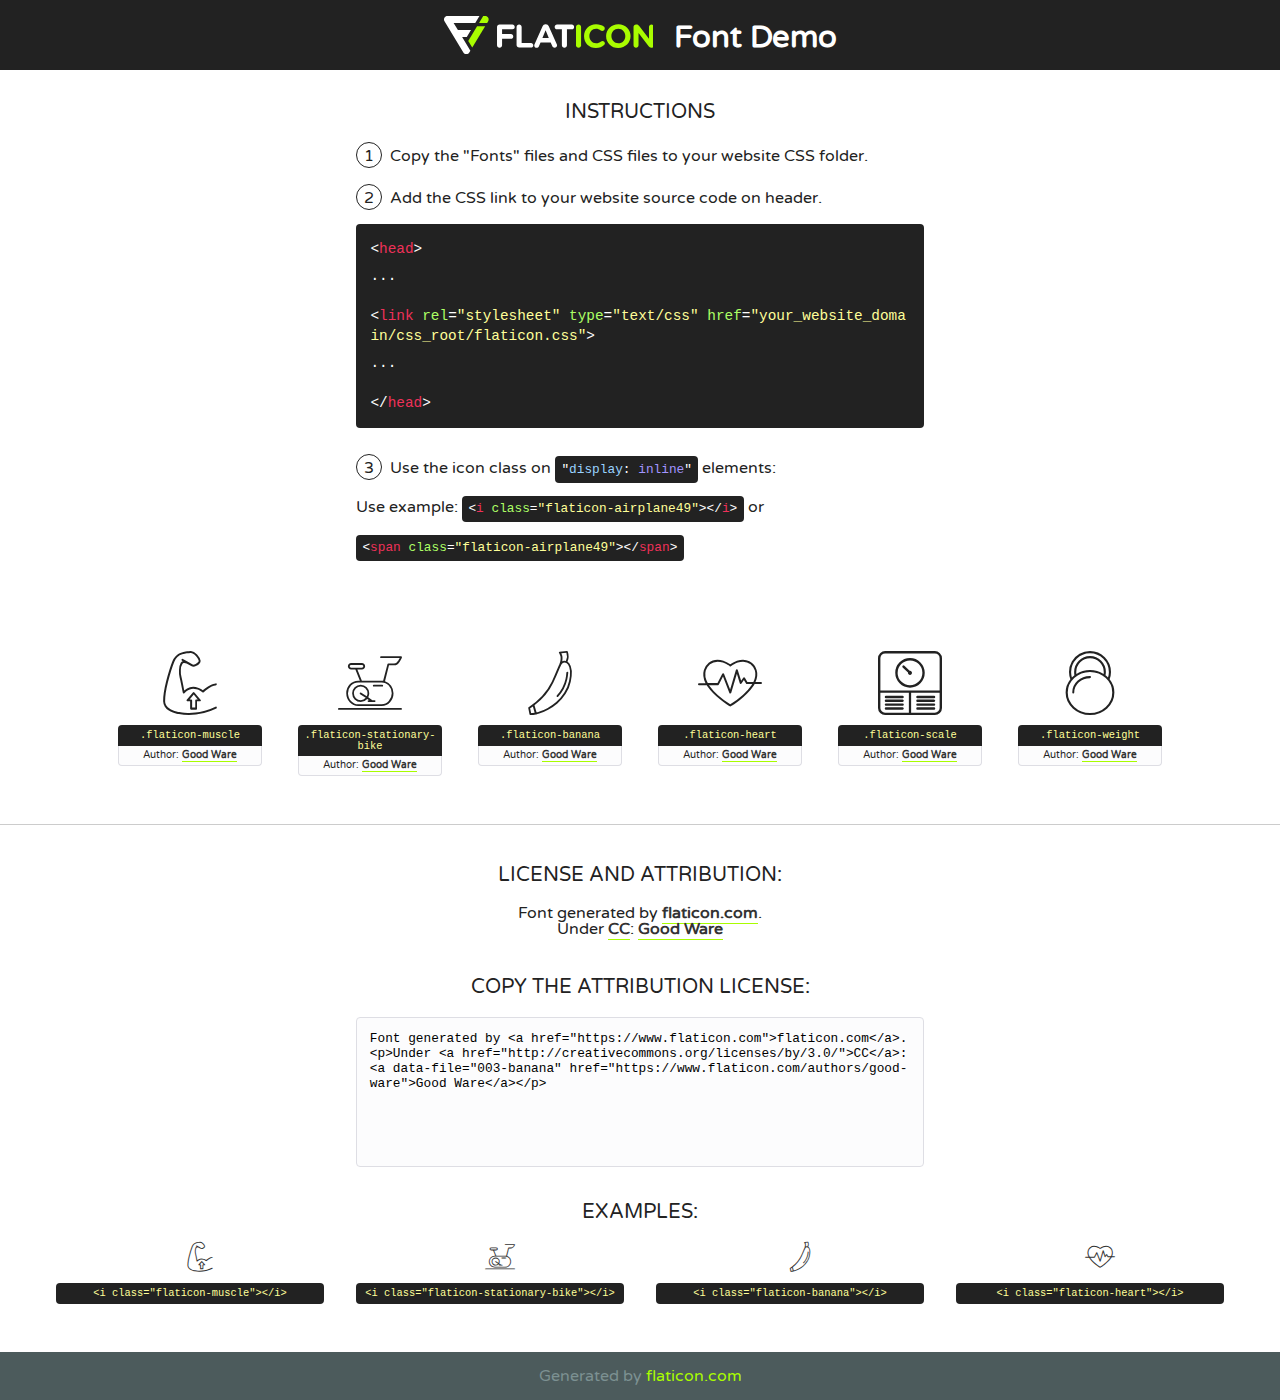
<file: fonts/flaticon/font/flaticon.html>
<!DOCTYPE html>
<!--
  Flaticon icon font: Flaticon
  Creation date: 03/06/2019 10:47
-->
<html>
<!DOCTYPE html>
<html>

<head>
    <title>Flaticon WebFont</title>
    <link href="http://fonts.googleapis.com/css?family=Varela+Round" rel="stylesheet" type="text/css" />
    <link rel="stylesheet" type="text/css" href="flaticon.css">
    <meta charset="UTF-8">
    <style>
    html, body, div, span, applet, object, iframe,
    h1, h2, h3, h4, h5, h6, p, blockquote, pre,
    a, abbr, acronym, address, big, cite, code,
    del, dfn, em, img, ins, kbd, q, s, samp,
    small, strike, strong, sub, sup, tt, var,
    b, u, i, center,
    dl, dt, dd, ol, ul, li,
    fieldset, form, label, legend,
    table, caption, tbody, tfoot, thead, tr, th, td,
    article, aside, canvas, details, embed, 
    figure, figcaption, footer, header, hgroup, 
    menu, nav, output, ruby, section, summary,
    time, mark, audio, video {
        margin: 0;
        padding: 0;
        border: 0;
        font-size: 100%;
        font: inherit;
        vertical-align: baseline;
    }
    /* HTML5 display-role reset for older browsers */
    article, aside, details, figcaption, figure, 
    footer, header, hgroup, menu, nav, section {
        display: block;
    }
    body {
        line-height: 1;
    }
    ol, ul {
        list-style: none;
    }
    blockquote, q {
        quotes: none;
    }
    blockquote:before, blockquote:after,
    q:before, q:after {
        content: '';
        content: none;
    }
    table {
        border-collapse: collapse;
        border-spacing: 0;
    }
    body {
        font-family: 'Varela Round', Helvetica, Arial, sans-serif;
        font-size: 16px;
        color: #222;
    }
    a {
        color: #333;
        border-bottom: 1px solid #a9fd00;
        font-weight: bold;
        text-decoration: none;
    }
    * {
        -moz-box-sizing: border-box;
        -webkit-box-sizing: border-box;
        box-sizing: border-box;
        margin: 0;
        padding: 0;
    }
    [class^="flaticon-"]:before, [class*=" flaticon-"]:before, [class^="flaticon-"]:after, [class*=" flaticon-"]:after {
        font-family: Flaticon;
        font-size: 30px;
        font-style: normal;
        margin-left: 20px;
        color: #333;
    }
    .wrapper {
        max-width: 600px;
        margin: auto;
        padding: 0 1em;
    }
    .title {
        font-size: 1.25em;
        text-align: center;
        margin-bottom: 1em;
        text-transform: uppercase;
    }
    header {
        text-align: center;
        background-color: #222;
        color: #fff;
        padding: 1em;
    }
    header .logo {
        width: 210px;
        height: 38px;
        display: inline-block;
        vertical-align: middle;
        margin-right: 1em;
        border: none;
    }
    header strong {
        font-size: 1.95em;
        font-weight: bold;
        vertical-align: middle;
        margin-top: 5px;
        display: inline-block;
    }
    .demo {
        margin: 2em auto;
        line-height: 1.25em;
    }
    .demo ul li {
        margin-bottom: 1em;
    }
    .demo ul li .num {
        color: #222;
        border-radius: 20px;
        display: inline-block;
        width: 26px;
        padding: 3px;
        height: 26px;
        text-align: center;
        margin-right: 0.5em;
        border: 1px solid #222;
    }
    .demo ul li code {
        background-color: #222;
        border-radius: 4px;
        padding: 0.25em 0.5em;
        display: inline-block;
        color: #fff;
        font-family: Consolas,Monaco,Lucida Console,Liberation Mono,DejaVu Sans Mono,Bitstream Vera Sans Mono,Courier New, monospace;
        font-weight: lighter;
        margin-top: 1em;
        font-size: 0.8em;
        word-break: break-all;
    }
    .demo ul li code.big {
        padding: 1em;
        font-size: 0.9em;
    }
    .demo ul li code .red {
        color: #EF3159;
    }
    .demo ul li code .green {
        color: #ACFF65;
    }
    .demo ul li code .yellow {
        color: #FFFF99;
    }
    .demo ul li code .blue {
        color: #99D3FF;
    }
    .demo ul li code .purple {
        color: #A295FF;
    }
    .demo ul li code .dots {
        margin-top: 0.5em;
        display: block;
    }
    #glyphs {
        border-bottom: 1px solid #ccc;
        padding: 2em 0;
        text-align: center;
    }
    .glyph {
        display: inline-block;
        width: 9em;
        margin: 1em;
        text-align: center;
        vertical-align: top;
        background: #FFF;
    }
    .glyph .glyph-icon {
        padding: 10px;
        display: block;
        font-family:"Flaticon";
        font-size: 64px;
        line-height: 1;
    }
    .glyph .glyph-icon:before {
        font-size: 64px;
        color: #222;
        margin-left: 0;
    }
    .class-name {
        font-size: 0.65em;
        background-color: #222;
        color: #fff;
        border-radius: 4px 4px 0 0;
        padding: 0.5em;
        color: #FFFF99;
        font-family: Consolas,Monaco,Lucida Console,Liberation Mono,DejaVu Sans Mono,Bitstream Vera Sans Mono,Courier New, monospace;
    }
    .author-name {
        font-size: 0.6em;
        background-color: #fcfcfd;
        border: 1px solid #DEDEE4;
        border-top: 0;
        border-radius: 0 0 4px 4px;
        padding: 0.5em;
    }
    .class-name:last-child {
        font-size: 10px;
        color:#888;
    }
    .class-name:last-child a {
        font-size: 10px;
        color:#555;
    }
    .class-name:last-child a:hover {
        color:#a9fd00;
    }
    .glyph > input {
        display: block;
        width: 100px;
        margin: 5px auto;
        text-align: center;
        font-size: 12px;
        cursor: text;
    }
    .glyph > input.icon-input {
        font-family:"Flaticon";
        font-size: 16px;
        margin-bottom: 10px;
    }
    .attribution .title {
        margin-top: 2em;
    }
    .attribution textarea {
        background-color: #fcfcfd;
        padding: 1em;
        border: none;
        box-shadow: none;
        border: 1px solid #DEDEE4;
        border-radius: 4px;
        resize: none;
        width: 100%;
        height: 150px;
        font-size: 0.8em;
        font-family: Consolas,Monaco,Lucida Console,Liberation Mono,DejaVu Sans Mono,Bitstream Vera Sans Mono,Courier New, monospace;
        -webkit-appearance: none;
    }
    .iconsuse {
        margin: 2em auto;
        text-align: center;
        max-width: 1200px;
    }
    .iconsuse:after {
        content: '';
        display: table;
        clear: both;
    }
    .iconsuse .image {
        float: left;
        width: 25%;
        padding: 0 1em;
    }
    .iconsuse .image p {
        margin-bottom: 1em;
    }
    .iconsuse .image span {
        display: block;
        font-size: 0.65em;
        background-color: #222;
        color: #fff;
        border-radius: 4px;
        padding: 0.5em;
        color: #FFFF99;
        margin-top: 1em;
        font-family: Consolas,Monaco,Lucida Console,Liberation Mono,DejaVu Sans Mono,Bitstream Vera Sans Mono,Courier New, monospace;
    }
    #footer {
        text-align: center;
        background-color: #4C5B5C;
        color: #7c9192;
        padding: 1em;
    }
    #footer a {
        border: none;
        color: #a9fd00;
        font-weight: normal;
    }
    @media (max-width: 960px) {
        .iconsuse .image {
            width: 50%;
        }
    }
    @media (max-width: 560px) {
        .iconsuse .image {
            width: 100%;
        }
    }
    </style>
</head>

<body class="characters-off">

    <header>
        <a href="https://www.flaticon.com" target="_blank" class="logo">
            <svg version="1.1" xmlns="http://www.w3.org/2000/svg" xmlns:xlink="http://www.w3.org/1999/xlink" xmlns:a="http://ns.adobe.com/AdobeSVGViewerExtensions/3.0/" viewBox="0 0 560.875 102.036" enable-background="new 0 0 560.875 102.036" xml:space="preserve">
                <defs>
                </defs>
                <g>
                    <g class="letters">
                        <path fill="#ffffff" d="M141.596,29.675c0-3.777,2.985-6.767,6.764-6.767h34.438c3.426,0,6.15,2.728,6.15,6.15
                        c0,3.43-2.724,6.149-6.15,6.149h-27.674v13.091h23.719c3.429,0,6.151,2.724,6.151,6.15c0,3.43-2.723,6.149-6.151,6.149h-23.719
                        v17.574c0,3.773-2.986,6.761-6.764,6.761c-3.779,0-6.764-2.989-6.764-6.761V29.675z"></path>
                        <path fill="#ffffff" d="M193.844,29.149c0-3.781,2.985-6.767,6.764-6.767c3.776,0,6.763,2.985,6.763,6.767v42.957h25.039
                        c3.426,0,6.149,2.726,6.149,6.153c0,3.425-2.723,6.15-6.149,6.15h-31.802c-3.779,0-6.764-2.986-6.764-6.768V29.149z"></path>
                        <path fill="#ffffff" d="M241.891,75.71l21.438-48.407c1.492-3.341,4.215-5.357,7.906-5.357h0.792
                        c3.686,0,6.323,2.017,7.815,5.357l21.439,48.407c0.436,0.967,0.701,1.845,0.701,2.723c0,3.602-2.809,6.501-6.414,6.501
                        c-3.161,0-5.269-1.845-6.499-4.655l-4.132-9.661h-27.059l-4.301,10.102c-1.144,2.631-3.426,4.214-6.237,4.214
                        c-3.517,0-6.24-2.81-6.24-6.325C241.1,77.64,241.451,76.677,241.891,75.71z M279.932,58.666l-8.521-20.297l-8.526,20.297H279.932
                        z"></path>
                        <path fill="#ffffff" d="M314.864,35.387H301.86c-3.429,0-6.239-2.813-6.239-6.238c0-3.429,2.811-6.24,6.239-6.24h39.533
                        c3.426,0,6.237,2.811,6.237,6.24c0,3.425-2.811,6.238-6.237,6.238h-13.001v42.785c0,3.773-2.99,6.761-6.764,6.761
                        c-3.779,0-6.764-2.989-6.764-6.761V35.387z"></path>
                        <path fill="#A9FD00" d="M352.615,29.149c0-3.781,2.985-6.767,6.767-6.767c3.774,0,6.761,2.985,6.761,6.767v49.024
                        c0,3.773-2.987,6.761-6.761,6.761c-3.781,0-6.767-2.989-6.767-6.761V29.149z"></path>
                        <path fill="#A9FD00" d="M374.132,53.836v-0.179c0-17.481,13.178-31.801,32.065-31.801c9.22,0,15.459,2.458,20.557,6.238
                        c1.402,1.054,2.637,2.985,2.637,5.357c0,3.692-2.985,6.59-6.681,6.59c-1.845,0-3.071-0.702-4.044-1.319
                        c-3.776-2.813-7.729-4.393-12.562-4.393c-10.364,0-17.831,8.611-17.831,19.154v0.173c0,10.542,7.291,19.329,17.831,19.329
                        c5.715,0,9.492-1.756,13.359-4.834c1.049-0.874,2.458-1.491,4.039-1.491c3.429,0,6.325,2.813,6.325,6.236
                        c0,2.106-1.056,3.78-2.282,4.834c-5.539,4.834-12.036,7.733-21.878,7.733C387.572,85.464,374.132,71.493,374.132,53.836z"></path>
                        <path fill="#A9FD00" d="M433.009,53.836v-0.179c0-17.481,13.79-31.801,32.766-31.801c18.981,0,32.592,14.143,32.592,31.628v0.173
                        c0,17.483-13.785,31.807-32.769,31.807C446.625,85.464,433.009,71.32,433.009,53.836z M484.224,53.836v-0.179
                        c0-10.539-7.725-19.326-18.626-19.326c-10.893,0-18.449,8.611-18.449,19.154v0.173c0,10.542,7.73,19.329,18.626,19.329
                        C476.676,72.986,484.224,64.378,484.224,53.836z"></path>
                        <path fill="#A9FD00" d="M506.233,29.321c0-3.774,2.99-6.763,6.767-6.763h1.401c3.252,0,5.183,1.583,7.029,3.953l26.093,34.265
                        V29.059c0-3.692,2.99-6.677,6.681-6.677c3.683,0,6.671,2.985,6.671,6.677v48.934c0,3.78-2.987,6.765-6.764,6.765h-0.436
                        c-3.257,0-5.188-1.581-7.034-3.953l-27.056-35.492v32.944c0,3.687-2.985,6.676-6.678,6.676c-3.683,0-6.673-2.989-6.673-6.676
                        V29.321z"></path>
                    </g>
                    <g class="insignia">
                        <path fill="#ffffff" d="M48.372,56.137h12.517l11.156-18.537H37.186L25.688,18.539h57.825L94.668,0H9.271
                        C5.925,0,2.842,1.801,1.198,4.716c-1.644,2.907-1.593,6.482,0.134,9.343l50.38,83.501c1.678,2.781,4.689,4.476,7.938,4.476
                        c3.246,0,6.257-1.695,7.935-4.476l2.898-4.804L48.372,56.137z"></path>
                        <g class="i">
                            <path fill="#A9FD00" d="M93.575,18.539h0.031v0.004l21.652,0.004l2.705-4.488c1.727-2.861,1.778-6.436,0.133-9.343
                            C116.454,1.801,113.371,0,110.026,0h-5.294L93.575,18.539z"></path>
                            <polygon fill="#A9FD00" points="88.291,27.356 64.725,66.486 75.519,84.404 109.942,27.356"></polygon>
                        </g>
                    </g>
                </g>
            </svg>
        </a>
        <strong>Font Demo</strong>
    </header>


    <section class="demo wrapper">

        <p class="title">Instructions</p>

        <ul>
            <li>
                <span class="num">1</span>Copy the "Fonts" files and CSS files to your website CSS folder.
            </li>
            <li>
                <span class="num">2</span>Add the CSS link to your website source code on header.
                <code class="big">
                    &lt;<span class="red">head</span>&gt;
                    <br/><span class="dots">...</span>
                    <br/>&lt;<span class="red">link</span> <span class="green">rel</span>=<span class="yellow">"stylesheet"</span> <span class="green">type</span>=<span class="yellow">"text/css"</span> <span class="green">href</span>=<span class="yellow">"your_website_domain/css_root/flaticon.css"</span>&gt;
                    <br/><span class="dots">...</span>
                    <br/>&lt;/<span class="red">head</span>&gt;
                </code>
            </li>

            <li>
                <p>
                    <span class="num">3</span>Use the icon class on <code>"<span class="blue">display</span>:<span class="purple"> inline</span>"</code> elements:
                    <br />
                    Use example: <code>&lt;<span class="red">i</span> <span class="green">class</span>=<span class="yellow">&quot;flaticon-airplane49&quot;</span>&gt;&lt;/<span class="red">i</span>&gt;</code> or <code>&lt;<span class="red">span</span> <span class="green">class</span>=<span class="yellow">&quot;flaticon-airplane49&quot;</span>&gt;&lt;/<span class="red">span</span>&gt;</code>
            </li>
        </ul>

    </section>




   <section id="glyphs">          
    
      
        <div class="glyph"><div class="glyph-icon flaticon-muscle"></div>
            <div class="class-name">.flaticon-muscle</div>
            <div class="author-name">Author: <a data-file="001-muscle" href="https://www.flaticon.com/authors/good-ware">Good Ware</a> </div> 
        </div>        
        
        <div class="glyph"><div class="glyph-icon flaticon-stationary-bike"></div>
            <div class="class-name">.flaticon-stationary-bike</div>
            <div class="author-name">Author: <a data-file="002-stationary-bike" href="https://www.flaticon.com/authors/good-ware">Good Ware</a> </div> 
        </div>        
        
        <div class="glyph"><div class="glyph-icon flaticon-banana"></div>
            <div class="class-name">.flaticon-banana</div>
            <div class="author-name">Author: <a data-file="003-banana" href="https://www.flaticon.com/authors/good-ware">Good Ware</a> </div> 
        </div>        
        
        <div class="glyph"><div class="glyph-icon flaticon-heart"></div>
            <div class="class-name">.flaticon-heart</div>
            <div class="author-name">Author: <a data-file="004-heart" href="https://www.flaticon.com/authors/good-ware">Good Ware</a> </div> 
        </div>        
        
        <div class="glyph"><div class="glyph-icon flaticon-scale"></div>
            <div class="class-name">.flaticon-scale</div>
            <div class="author-name">Author: <a data-file="005-scale" href="https://www.flaticon.com/authors/good-ware">Good Ware</a> </div> 
        </div>        
        
        <div class="glyph"><div class="glyph-icon flaticon-weight"></div>
            <div class="class-name">.flaticon-weight</div>
            <div class="author-name">Author: <a data-file="006-weight" href="https://www.flaticon.com/authors/good-ware">Good Ware</a> </div> 
        </div>        
        

    </section>



    <section class="attribution wrapper"   style="text-align:center;">

      <div class="title">License and attribution:</div><div class="attrDiv">Font generated by <a href="https://www.flaticon.com">flaticon.com</a>. <div><p>Under <a href="http://creativecommons.org/licenses/by/3.0/">CC</a>: <a data-file="003-banana" href="https://www.flaticon.com/authors/good-ware">Good Ware</a></p>  </div>
      </div>
      <div class="title">Copy the Attribution License:</div>

    <textarea onclick="this.focus();this.select();">Font generated by &lt;a href=&quot;https://www.flaticon.com&quot;&gt;flaticon.com&lt;/a&gt;. <p>Under <a href="http://creativecommons.org/licenses/by/3.0/">CC</a>: <a data-file="003-banana" href="https://www.flaticon.com/authors/good-ware">Good Ware</a></p>  
     </textarea>

    </section>

    <section class="iconsuse">

          <div class="title">Examples:</div>            
             
            <div class="image">
                <p>
                    <i class="glyph-icon flaticon-muscle"></i> 
                    <span>&lt;i class=&quot;flaticon-muscle&quot;&gt;&lt;/i&gt;</span>
                </p>
            </div>
            
            <div class="image">
                <p>
                    <i class="glyph-icon flaticon-stationary-bike"></i> 
                    <span>&lt;i class=&quot;flaticon-stationary-bike&quot;&gt;&lt;/i&gt;</span>
                </p>
            </div>
            
            <div class="image">
                <p>
                    <i class="glyph-icon flaticon-banana"></i> 
                    <span>&lt;i class=&quot;flaticon-banana&quot;&gt;&lt;/i&gt;</span>
                </p>
            </div>
            
            <div class="image">
                <p>
                    <i class="glyph-icon flaticon-heart"></i> 
                    <span>&lt;i class=&quot;flaticon-heart&quot;&gt;&lt;/i&gt;</span>
                </p>
            </div>
                       
        </div>
                            
    </section>

<div id="footer">
    <div>Generated by <a href="https://www.flaticon.com">flaticon.com</a>
    </div>
</div>



</body>
</html>
</file>
<file: fonts/icomoon/style.css>
@font-face {
  font-family: 'icomoon';
  src:  url('fonts/icomoon.eot?10si43');
  src:  url('fonts/icomoon.eot?10si43#iefix') format('embedded-opentype'),
    url('fonts/icomoon.ttf?10si43') format('truetype'),
    url('fonts/icomoon.woff?10si43') format('woff'),
    url('fonts/icomoon.svg?10si43#icomoon') format('svg');
  font-weight: normal;
  font-style: normal;
}

[class^="icon-"], [class*=" icon-"] {
  /* use !important to prevent issues with browser extensions that change fonts */
  font-family: 'icomoon' !important;
  speak: none;
  font-style: normal;
  font-weight: normal;
  font-variant: normal;
  text-transform: none;
  line-height: 1;

  /* Better Font Rendering =========== */
  -webkit-font-smoothing: antialiased;
  -moz-osx-font-smoothing: grayscale;
}

.icon-asterisk:before {
  content: "\f069";
}
.icon-plus:before {
  content: "\f067";
}
.icon-question:before {
  content: "\f128";
}
.icon-minus:before {
  content: "\f068";
}
.icon-glass:before {
  content: "\f000";
}
.icon-music:before {
  content: "\f001";
}
.icon-search:before {
  content: "\f002";
}
.icon-envelope-o:before {
  content: "\f003";
}
.icon-heart:before {
  content: "\f004";
}
.icon-star:before {
  content: "\f005";
}
.icon-star-o:before {
  content: "\f006";
}
.icon-user:before {
  content: "\f007";
}
.icon-film:before {
  content: "\f008";
}
.icon-th-large:before {
  content: "\f009";
}
.icon-th:before {
  content: "\f00a";
}
.icon-th-list:before {
  content: "\f00b";
}
.icon-check:before {
  content: "\f00c";
}
.icon-close:before {
  content: "\f00d";
}
.icon-remove:before {
  content: "\f00d";
}
.icon-times:before {
  content: "\f00d";
}
.icon-search-plus:before {
  content: "\f00e";
}
.icon-search-minus:before {
  content: "\f010";
}
.icon-power-off:before {
  content: "\f011";
}
.icon-signal:before {
  content: "\f012";
}
.icon-cog:before {
  content: "\f013";
}
.icon-gear:before {
  content: "\f013";
}
.icon-trash-o:before {
  content: "\f014";
}
.icon-home:before {
  content: "\f015";
}
.icon-file-o:before {
  content: "\f016";
}
.icon-clock-o:before {
  content: "\f017";
}
.icon-road:before {
  content: "\f018";
}
.icon-download:before {
  content: "\f019";
}
.icon-arrow-circle-o-down:before {
  content: "\f01a";
}
.icon-arrow-circle-o-up:before {
  content: "\f01b";
}
.icon-inbox:before {
  content: "\f01c";
}
.icon-play-circle-o:before {
  content: "\f01d";
}
.icon-repeat:before {
  content: "\f01e";
}
.icon-rotate-right:before {
  content: "\f01e";
}
.icon-refresh:before {
  content: "\f021";
}
.icon-list-alt:before {
  content: "\f022";
}
.icon-lock:before {
  content: "\f023";
}
.icon-flag:before {
  content: "\f024";
}
.icon-headphones:before {
  content: "\f025";
}
.icon-volume-off:before {
  content: "\f026";
}
.icon-volume-down:before {
  content: "\f027";
}
.icon-volume-up:before {
  content: "\f028";
}
.icon-qrcode:before {
  content: "\f029";
}
.icon-barcode:before {
  content: "\f02a";
}
.icon-tag:before {
  content: "\f02b";
}
.icon-tags:before {
  content: "\f02c";
}
.icon-book:before {
  content: "\f02d";
}
.icon-bookmark:before {
  content: "\f02e";
}
.icon-print:before {
  content: "\f02f";
}
.icon-camera:before {
  content: "\f030";
}
.icon-font:before {
  content: "\f031";
}
.icon-bold:before {
  content: "\f032";
}
.icon-italic:before {
  content: "\f033";
}
.icon-text-height:before {
  content: "\f034";
}
.icon-text-width:before {
  content: "\f035";
}
.icon-align-left:before {
  content: "\f036";
}
.icon-align-center:before {
  content: "\f037";
}
.icon-align-right:before {
  content: "\f038";
}
.icon-align-justify:before {
  content: "\f039";
}
.icon-list:before {
  content: "\f03a";
}
.icon-dedent:before {
  content: "\f03b";
}
.icon-outdent:before {
  content: "\f03b";
}
.icon-indent:before {
  content: "\f03c";
}
.icon-video-camera:before {
  content: "\f03d";
}
.icon-image:before {
  content: "\f03e";
}
.icon-photo:before {
  content: "\f03e";
}
.icon-picture-o:before {
  content: "\f03e";
}
.icon-pencil:before {
  content: "\f040";
}
.icon-map-marker:before {
  content: "\f041";
}
.icon-adjust:before {
  content: "\f042";
}
.icon-tint:before {
  content: "\f043";
}
.icon-edit:before {
  content: "\f044";
}
.icon-pencil-square-o:before {
  content: "\f044";
}
.icon-share-square-o:before {
  content: "\f045";
}
.icon-check-square-o:before {
  content: "\f046";
}
.icon-arrows:before {
  content: "\f047";
}
.icon-step-backward:before {
  content: "\f048";
}
.icon-fast-backward:before {
  content: "\f049";
}
.icon-backward:before {
  content: "\f04a";
}
.icon-play:before {
  content: "\f04b";
}
.icon-pause:before {
  content: "\f04c";
}
.icon-stop:before {
  content: "\f04d";
}
.icon-forward:before {
  content: "\f04e";
}
.icon-fast-forward:before {
  content: "\f050";
}
.icon-step-forward:before {
  content: "\f051";
}
.icon-eject:before {
  content: "\f052";
}
.icon-chevron-left:before {
  content: "\f053";
}
.icon-chevron-right:before {
  content: "\f054";
}
.icon-plus-circle:before {
  content: "\f055";
}
.icon-minus-circle:before {
  content: "\f056";
}
.icon-times-circle:before {
  content: "\f057";
}
.icon-check-circle:before {
  content: "\f058";
}
.icon-question-circle:before {
  content: "\f059";
}
.icon-info-circle:before {
  content: "\f05a";
}
.icon-crosshairs:before {
  content: "\f05b";
}
.icon-times-circle-o:before {
  content: "\f05c";
}
.icon-check-circle-o:before {
  content: "\f05d";
}
.icon-ban:before {
  content: "\f05e";
}
.icon-arrow-left:before {
  content: "\f060";
}
.icon-arrow-right:before {
  content: "\f061";
}
.icon-arrow-up:before {
  content: "\f062";
}
.icon-arrow-down:before {
  content: "\f063";
}
.icon-mail-forward:before {
  content: "\f064";
}
.icon-share:before {
  content: "\f064";
}
.icon-expand:before {
  content: "\f065";
}
.icon-compress:before {
  content: "\f066";
}
.icon-exclamation-circle:before {
  content: "\f06a";
}
.icon-gift:before {
  content: "\f06b";
}
.icon-leaf:before {
  content: "\f06c";
}
.icon-fire:before {
  content: "\f06d";
}
.icon-eye:before {
  content: "\f06e";
}
.icon-eye-slash:before {
  content: "\f070";
}
.icon-exclamation-triangle:before {
  content: "\f071";
}
.icon-warning:before {
  content: "\f071";
}
.icon-plane:before {
  content: "\f072";
}
.icon-calendar:before {
  content: "\f073";
}
.icon-random:before {
  content: "\f074";
}
.icon-comment:before {
  content: "\f075";
}
.icon-magnet:before {
  content: "\f076";
}
.icon-chevron-up:before {
  content: "\f077";
}
.icon-chevron-down:before {
  content: "\f078";
}
.icon-retweet:before {
  content: "\f079";
}
.icon-shopping-cart:before {
  content: "\f07a";
}
.icon-folder:before {
  content: "\f07b";
}
.icon-folder-open:before {
  content: "\f07c";
}
.icon-arrows-v:before {
  content: "\f07d";
}
.icon-arrows-h:before {
  content: "\f07e";
}
.icon-bar-chart:before {
  content: "\f080";
}
.icon-bar-chart-o:before {
  content: "\f080";
}
.icon-twitter-square:before {
  content: "\f081";
}
.icon-facebook-square:before {
  content: "\f082";
}
.icon-camera-retro:before {
  content: "\f083";
}
.icon-key:before {
  content: "\f084";
}
.icon-cogs:before {
  content: "\f085";
}
.icon-gears:before {
  content: "\f085";
}
.icon-comments:before {
  content: "\f086";
}
.icon-thumbs-o-up:before {
  content: "\f087";
}
.icon-thumbs-o-down:before {
  content: "\f088";
}
.icon-star-half:before {
  content: "\f089";
}
.icon-heart-o:before {
  content: "\f08a";
}
.icon-sign-out:before {
  content: "\f08b";
}
.icon-linkedin-square:before {
  content: "\f08c";
}
.icon-thumb-tack:before {
  content: "\f08d";
}
.icon-external-link:before {
  content: "\f08e";
}
.icon-sign-in:before {
  content: "\f090";
}
.icon-trophy:before {
  content: "\f091";
}
.icon-github-square:before {
  content: "\f092";
}
.icon-upload:before {
  content: "\f093";
}
.icon-lemon-o:before {
  content: "\f094";
}
.icon-phone:before {
  content: "\f095";
}
.icon-square-o:before {
  content: "\f096";
}
.icon-bookmark-o:before {
  content: "\f097";
}
.icon-phone-square:before {
  content: "\f098";
}
.icon-twitter:before {
  content: "\f099";
}
.icon-facebook:before {
  content: "\f09a";
}
.icon-facebook-f:before {
  content: "\f09a";
}
.icon-github:before {
  content: "\f09b";
}
.icon-unlock:before {
  content: "\f09c";
}
.icon-credit-card:before {
  content: "\f09d";
}
.icon-feed:before {
  content: "\f09e";
}
.icon-rss:before {
  content: "\f09e";
}
.icon-hdd-o:before {
  content: "\f0a0";
}
.icon-bullhorn:before {
  content: "\f0a1";
}
.icon-bell-o:before {
  content: "\f0a2";
}
.icon-certificate:before {
  content: "\f0a3";
}
.icon-hand-o-right:before {
  content: "\f0a4";
}
.icon-hand-o-left:before {
  content: "\f0a5";
}
.icon-hand-o-up:before {
  content: "\f0a6";
}
.icon-hand-o-down:before {
  content: "\f0a7";
}
.icon-arrow-circle-left:before {
  content: "\f0a8";
}
.icon-arrow-circle-right:before {
  content: "\f0a9";
}
.icon-arrow-circle-up:before {
  content: "\f0aa";
}
.icon-arrow-circle-down:before {
  content: "\f0ab";
}
.icon-globe:before {
  content: "\f0ac";
}
.icon-wrench:before {
  content: "\f0ad";
}
.icon-tasks:before {
  content: "\f0ae";
}
.icon-filter:before {
  content: "\f0b0";
}
.icon-briefcase:before {
  content: "\f0b1";
}
.icon-arrows-alt:before {
  content: "\f0b2";
}
.icon-group:before {
  content: "\f0c0";
}
.icon-users:before {
  content: "\f0c0";
}
.icon-chain:before {
  content: "\f0c1";
}
.icon-link:before {
  content: "\f0c1";
}
.icon-cloud:before {
  content: "\f0c2";
}
.icon-flask:before {
  content: "\f0c3";
}
.icon-cut:before {
  content: "\f0c4";
}
.icon-scissors:before {
  content: "\f0c4";
}
.icon-copy:before {
  content: "\f0c5";
}
.icon-files-o:before {
  content: "\f0c5";
}
.icon-paperclip:before {
  content: "\f0c6";
}
.icon-floppy-o:before {
  content: "\f0c7";
}
.icon-save:before {
  content: "\f0c7";
}
.icon-square:before {
  content: "\f0c8";
}
.icon-bars:before {
  content: "\f0c9";
}
.icon-navicon:before {
  content: "\f0c9";
}
.icon-reorder:before {
  content: "\f0c9";
}
.icon-list-ul:before {
  content: "\f0ca";
}
.icon-list-ol:before {
  content: "\f0cb";
}
.icon-strikethrough:before {
  content: "\f0cc";
}
.icon-underline:before {
  content: "\f0cd";
}
.icon-table:before {
  content: "\f0ce";
}
.icon-magic:before {
  content: "\f0d0";
}
.icon-truck:before {
  content: "\f0d1";
}
.icon-pinterest:before {
  content: "\f0d2";
}
.icon-pinterest-square:before {
  content: "\f0d3";
}
.icon-google-plus-square:before {
  content: "\f0d4";
}
.icon-google-plus:before {
  content: "\f0d5";
}
.icon-money:before {
  content: "\f0d6";
}
.icon-caret-down:before {
  content: "\f0d7";
}
.icon-caret-up:before {
  content: "\f0d8";
}
.icon-caret-left:before {
  content: "\f0d9";
}
.icon-caret-right:before {
  content: "\f0da";
}
.icon-columns:before {
  content: "\f0db";
}
.icon-sort:before {
  content: "\f0dc";
}
.icon-unsorted:before {
  content: "\f0dc";
}
.icon-sort-desc:before {
  content: "\f0dd";
}
.icon-sort-down:before {
  content: "\f0dd";
}
.icon-sort-asc:before {
  content: "\f0de";
}
.icon-sort-up:before {
  content: "\f0de";
}
.icon-envelope:before {
  content: "\f0e0";
}
.icon-linkedin:before {
  content: "\f0e1";
}
.icon-rotate-left:before {
  content: "\f0e2";
}
.icon-undo:before {
  content: "\f0e2";
}
.icon-gavel:before {
  content: "\f0e3";
}
.icon-legal:before {
  content: "\f0e3";
}
.icon-dashboard:before {
  content: "\f0e4";
}
.icon-tachometer:before {
  content: "\f0e4";
}
.icon-comment-o:before {
  content: "\f0e5";
}
.icon-comments-o:before {
  content: "\f0e6";
}
.icon-bolt:before {
  content: "\f0e7";
}
.icon-flash:before {
  content: "\f0e7";
}
.icon-sitemap:before {
  content: "\f0e8";
}
.icon-umbrella:before {
  content: "\f0e9";
}
.icon-clipboard:before {
  content: "\f0ea";
}
.icon-paste:before {
  content: "\f0ea";
}
.icon-lightbulb-o:before {
  content: "\f0eb";
}
.icon-exchange:before {
  content: "\f0ec";
}
.icon-cloud-download:before {
  content: "\f0ed";
}
.icon-cloud-upload:before {
  content: "\f0ee";
}
.icon-user-md:before {
  content: "\f0f0";
}
.icon-stethoscope:before {
  content: "\f0f1";
}
.icon-suitcase:before {
  content: "\f0f2";
}
.icon-bell:before {
  content: "\f0f3";
}
.icon-coffee:before {
  content: "\f0f4";
}
.icon-cutlery:before {
  content: "\f0f5";
}
.icon-file-text-o:before {
  content: "\f0f6";
}
.icon-building-o:before {
  content: "\f0f7";
}
.icon-hospital-o:before {
  content: "\f0f8";
}
.icon-ambulance:before {
  content: "\f0f9";
}
.icon-medkit:before {
  content: "\f0fa";
}
.icon-fighter-jet:before {
  content: "\f0fb";
}
.icon-beer:before {
  content: "\f0fc";
}
.icon-h-square:before {
  content: "\f0fd";
}
.icon-plus-square:before {
  content: "\f0fe";
}
.icon-angle-double-left:before {
  content: "\f100";
}
.icon-angle-double-right:before {
  content: "\f101";
}
.icon-angle-double-up:before {
  content: "\f102";
}
.icon-angle-double-down:before {
  content: "\f103";
}
.icon-angle-left:before {
  content: "\f104";
}
.icon-angle-right:before {
  content: "\f105";
}
.icon-angle-up:before {
  content: "\f106";
}
.icon-angle-down:before {
  content: "\f107";
}
.icon-desktop:before {
  content: "\f108";
}
.icon-laptop:before {
  content: "\f109";
}
.icon-tablet:before {
  content: "\f10a";
}
.icon-mobile:before {
  content: "\f10b";
}
.icon-mobile-phone:before {
  content: "\f10b";
}
.icon-circle-o:before {
  content: "\f10c";
}
.icon-quote-left:before {
  content: "\f10d";
}
.icon-quote-right:before {
  content: "\f10e";
}
.icon-spinner:before {
  content: "\f110";
}
.icon-circle:before {
  content: "\f111";
}
.icon-mail-reply:before {
  content: "\f112";
}
.icon-reply:before {
  content: "\f112";
}
.icon-github-alt:before {
  content: "\f113";
}
.icon-folder-o:before {
  content: "\f114";
}
.icon-folder-open-o:before {
  content: "\f115";
}
.icon-smile-o:before {
  content: "\f118";
}
.icon-frown-o:before {
  content: "\f119";
}
.icon-meh-o:before {
  content: "\f11a";
}
.icon-gamepad:before {
  content: "\f11b";
}
.icon-keyboard-o:before {
  content: "\f11c";
}
.icon-flag-o:before {
  content: "\f11d";
}
.icon-flag-checkered:before {
  content: "\f11e";
}
.icon-terminal:before {
  content: "\f120";
}
.icon-code:before {
  content: "\f121";
}
.icon-mail-reply-all:before {
  content: "\f122";
}
.icon-reply-all:before {
  content: "\f122";
}
.icon-star-half-empty:before {
  content: "\f123";
}
.icon-star-half-full:before {
  content: "\f123";
}
.icon-star-half-o:before {
  content: "\f123";
}
.icon-location-arrow:before {
  content: "\f124";
}
.icon-crop:before {
  content: "\f125";
}
.icon-code-fork:before {
  content: "\f126";
}
.icon-chain-broken:before {
  content: "\f127";
}
.icon-unlink:before {
  content: "\f127";
}
.icon-info:before {
  content: "\f129";
}
.icon-exclamation:before {
  content: "\f12a";
}
.icon-superscript:before {
  content: "\f12b";
}
.icon-subscript:before {
  content: "\f12c";
}
.icon-eraser:before {
  content: "\f12d";
}
.icon-puzzle-piece:before {
  content: "\f12e";
}
.icon-microphone:before {
  content: "\f130";
}
.icon-microphone-slash:before {
  content: "\f131";
}
.icon-shield:before {
  content: "\f132";
}
.icon-calendar-o:before {
  content: "\f133";
}
.icon-fire-extinguisher:before {
  content: "\f134";
}
.icon-rocket:before {
  content: "\f135";
}
.icon-maxcdn:before {
  content: "\f136";
}
.icon-chevron-circle-left:before {
  content: "\f137";
}
.icon-chevron-circle-right:before {
  content: "\f138";
}
.icon-chevron-circle-up:before {
  content: "\f139";
}
.icon-chevron-circle-down:before {
  content: "\f13a";
}
.icon-html5:before {
  content: "\f13b";
}
.icon-css3:before {
  content: "\f13c";
}
.icon-anchor:before {
  content: "\f13d";
}
.icon-unlock-alt:before {
  content: "\f13e";
}
.icon-bullseye:before {
  content: "\f140";
}
.icon-ellipsis-h:before {
  content: "\f141";
}
.icon-ellipsis-v:before {
  content: "\f142";
}
.icon-rss-square:before {
  content: "\f143";
}
.icon-play-circle:before {
  content: "\f144";
}
.icon-ticket:before {
  content: "\f145";
}
.icon-minus-square:before {
  content: "\f146";
}
.icon-minus-square-o:before {
  content: "\f147";
}
.icon-level-up:before {
  content: "\f148";
}
.icon-level-down:before {
  content: "\f149";
}
.icon-check-square:before {
  content: "\f14a";
}
.icon-pencil-square:before {
  content: "\f14b";
}
.icon-external-link-square:before {
  content: "\f14c";
}
.icon-share-square:before {
  content: "\f14d";
}
.icon-compass:before {
  content: "\f14e";
}
.icon-caret-square-o-down:before {
  content: "\f150";
}
.icon-toggle-down:before {
  content: "\f150";
}
.icon-caret-square-o-up:before {
  content: "\f151";
}
.icon-toggle-up:before {
  content: "\f151";
}
.icon-caret-square-o-right:before {
  content: "\f152";
}
.icon-toggle-right:before {
  content: "\f152";
}
.icon-eur:before {
  content: "\f153";
}
.icon-euro:before {
  content: "\f153";
}
.icon-gbp:before {
  content: "\f154";
}
.icon-dollar:before {
  content: "\f155";
}
.icon-usd:before {
  content: "\f155";
}
.icon-inr:before {
  content: "\f156";
}
.icon-rupee:before {
  content: "\f156";
}
.icon-cny:before {
  content: "\f157";
}
.icon-jpy:before {
  content: "\f157";
}
.icon-rmb:before {
  content: "\f157";
}
.icon-yen:before {
  content: "\f157";
}
.icon-rouble:before {
  content: "\f158";
}
.icon-rub:before {
  content: "\f158";
}
.icon-ruble:before {
  content: "\f158";
}
.icon-krw:before {
  content: "\f159";
}
.icon-won:before {
  content: "\f159";
}
.icon-bitcoin:before {
  content: "\f15a";
}
.icon-btc:before {
  content: "\f15a";
}
.icon-file:before {
  content: "\f15b";
}
.icon-file-text:before {
  content: "\f15c";
}
.icon-sort-alpha-asc:before {
  content: "\f15d";
}
.icon-sort-alpha-desc:before {
  content: "\f15e";
}
.icon-sort-amount-asc:before {
  content: "\f160";
}
.icon-sort-amount-desc:before {
  content: "\f161";
}
.icon-sort-numeric-asc:before {
  content: "\f162";
}
.icon-sort-numeric-desc:before {
  content: "\f163";
}
.icon-thumbs-up:before {
  content: "\f164";
}
.icon-thumbs-down:before {
  content: "\f165";
}
.icon-youtube-square:before {
  content: "\f166";
}
.icon-youtube:before {
  content: "\f167";
}
.icon-xing:before {
  content: "\f168";
}
.icon-xing-square:before {
  content: "\f169";
}
.icon-youtube-play:before {
  content: "\f16a";
}
.icon-dropbox:before {
  content: "\f16b";
}
.icon-stack-overflow:before {
  content: "\f16c";
}
.icon-instagram:before {
  content: "\f16d";
}
.icon-flickr:before {
  content: "\f16e";
}
.icon-adn:before {
  content: "\f170";
}
.icon-bitbucket:before {
  content: "\f171";
}
.icon-bitbucket-square:before {
  content: "\f172";
}
.icon-tumblr:before {
  content: "\f173";
}
.icon-tumblr-square:before {
  content: "\f174";
}
.icon-long-arrow-down:before {
  content: "\f175";
}
.icon-long-arrow-up:before {
  content: "\f176";
}
.icon-long-arrow-left:before {
  content: "\f177";
}
.icon-long-arrow-right:before {
  content: "\f178";
}
.icon-apple:before {
  content: "\f179";
}
.icon-windows:before {
  content: "\f17a";
}
.icon-android:before {
  content: "\f17b";
}
.icon-linux:before {
  content: "\f17c";
}
.icon-dribbble:before {
  content: "\f17d";
}
.icon-skype:before {
  content: "\f17e";
}
.icon-foursquare:before {
  content: "\f180";
}
.icon-trello:before {
  content: "\f181";
}
.icon-female:before {
  content: "\f182";
}
.icon-male:before {
  content: "\f183";
}
.icon-gittip:before {
  content: "\f184";
}
.icon-gratipay:before {
  content: "\f184";
}
.icon-sun-o:before {
  content: "\f185";
}
.icon-moon-o:before {
  content: "\f186";
}
.icon-archive:before {
  content: "\f187";
}
.icon-bug:before {
  content: "\f188";
}
.icon-vk:before {
  content: "\f189";
}
.icon-weibo:before {
  content: "\f18a";
}
.icon-renren:before {
  content: "\f18b";
}
.icon-pagelines:before {
  content: "\f18c";
}
.icon-stack-exchange:before {
  content: "\f18d";
}
.icon-arrow-circle-o-right:before {
  content: "\f18e";
}
.icon-arrow-circle-o-left:before {
  content: "\f190";
}
.icon-caret-square-o-left:before {
  content: "\f191";
}
.icon-toggle-left:before {
  content: "\f191";
}
.icon-dot-circle-o:before {
  content: "\f192";
}
.icon-wheelchair:before {
  content: "\f193";
}
.icon-vimeo-square:before {
  content: "\f194";
}
.icon-try:before {
  content: "\f195";
}
.icon-turkish-lira:before {
  content: "\f195";
}
.icon-plus-square-o:before {
  content: "\f196";
}
.icon-space-shuttle:before {
  content: "\f197";
}
.icon-slack:before {
  content: "\f198";
}
.icon-envelope-square:before {
  content: "\f199";
}
.icon-wordpress:before {
  content: "\f19a";
}
.icon-openid:before {
  content: "\f19b";
}
.icon-bank:before {
  content: "\f19c";
}
.icon-institution:before {
  content: "\f19c";
}
.icon-university:before {
  content: "\f19c";
}
.icon-graduation-cap:before {
  content: "\f19d";
}
.icon-mortar-board:before {
  content: "\f19d";
}
.icon-yahoo:before {
  content: "\f19e";
}
.icon-google:before {
  content: "\f1a0";
}
.icon-reddit:before {
  content: "\f1a1";
}
.icon-reddit-square:before {
  content: "\f1a2";
}
.icon-stumbleupon-circle:before {
  content: "\f1a3";
}
.icon-stumbleupon:before {
  content: "\f1a4";
}
.icon-delicious:before {
  content: "\f1a5";
}
.icon-digg:before {
  content: "\f1a6";
}
.icon-pied-piper-pp:before {
  content: "\f1a7";
}
.icon-pied-piper-alt:before {
  content: "\f1a8";
}
.icon-drupal:before {
  content: "\f1a9";
}
.icon-joomla:before {
  content: "\f1aa";
}
.icon-language:before {
  content: "\f1ab";
}
.icon-fax:before {
  content: "\f1ac";
}
.icon-building:before {
  content: "\f1ad";
}
.icon-child:before {
  content: "\f1ae";
}
.icon-paw:before {
  content: "\f1b0";
}
.icon-spoon:before {
  content: "\f1b1";
}
.icon-cube:before {
  content: "\f1b2";
}
.icon-cubes:before {
  content: "\f1b3";
}
.icon-behance:before {
  content: "\f1b4";
}
.icon-behance-square:before {
  content: "\f1b5";
}
.icon-steam:before {
  content: "\f1b6";
}
.icon-steam-square:before {
  content: "\f1b7";
}
.icon-recycle:before {
  content: "\f1b8";
}
.icon-automobile:before {
  content: "\f1b9";
}
.icon-car:before {
  content: "\f1b9";
}
.icon-cab:before {
  content: "\f1ba";
}
.icon-taxi:before {
  content: "\f1ba";
}
.icon-tree:before {
  content: "\f1bb";
}
.icon-spotify:before {
  content: "\f1bc";
}
.icon-deviantart:before {
  content: "\f1bd";
}
.icon-soundcloud:before {
  content: "\f1be";
}
.icon-database:before {
  content: "\f1c0";
}
.icon-file-pdf-o:before {
  content: "\f1c1";
}
.icon-file-word-o:before {
  content: "\f1c2";
}
.icon-file-excel-o:before {
  content: "\f1c3";
}
.icon-file-powerpoint-o:before {
  content: "\f1c4";
}
.icon-file-image-o:before {
  content: "\f1c5";
}
.icon-file-photo-o:before {
  content: "\f1c5";
}
.icon-file-picture-o:before {
  content: "\f1c5";
}
.icon-file-archive-o:before {
  content: "\f1c6";
}
.icon-file-zip-o:before {
  content: "\f1c6";
}
.icon-file-audio-o:before {
  content: "\f1c7";
}
.icon-file-sound-o:before {
  content: "\f1c7";
}
.icon-file-movie-o:before {
  content: "\f1c8";
}
.icon-file-video-o:before {
  content: "\f1c8";
}
.icon-file-code-o:before {
  content: "\f1c9";
}
.icon-vine:before {
  content: "\f1ca";
}
.icon-codepen:before {
  content: "\f1cb";
}
.icon-jsfiddle:before {
  content: "\f1cc";
}
.icon-life-bouy:before {
  content: "\f1cd";
}
.icon-life-buoy:before {
  content: "\f1cd";
}
.icon-life-ring:before {
  content: "\f1cd";
}
.icon-life-saver:before {
  content: "\f1cd";
}
.icon-support:before {
  content: "\f1cd";
}
.icon-circle-o-notch:before {
  content: "\f1ce";
}
.icon-ra:before {
  content: "\f1d0";
}
.icon-rebel:before {
  content: "\f1d0";
}
.icon-resistance:before {
  content: "\f1d0";
}
.icon-empire:before {
  content: "\f1d1";
}
.icon-ge:before {
  content: "\f1d1";
}
.icon-git-square:before {
  content: "\f1d2";
}
.icon-git:before {
  content: "\f1d3";
}
.icon-hacker-news:before {
  content: "\f1d4";
}
.icon-y-combinator-square:before {
  content: "\f1d4";
}
.icon-yc-square:before {
  content: "\f1d4";
}
.icon-tencent-weibo:before {
  content: "\f1d5";
}
.icon-qq:before {
  content: "\f1d6";
}
.icon-wechat:before {
  content: "\f1d7";
}
.icon-weixin:before {
  content: "\f1d7";
}
.icon-paper-plane:before {
  content: "\f1d8";
}
.icon-send:before {
  content: "\f1d8";
}
.icon-paper-plane-o:before {
  content: "\f1d9";
}
.icon-send-o:before {
  content: "\f1d9";
}
.icon-history:before {
  content: "\f1da";
}
.icon-circle-thin:before {
  content: "\f1db";
}
.icon-header:before {
  content: "\f1dc";
}
.icon-paragraph:before {
  content: "\f1dd";
}
.icon-sliders:before {
  content: "\f1de";
}
.icon-share-alt:before {
  content: "\f1e0";
}
.icon-share-alt-square:before {
  content: "\f1e1";
}
.icon-bomb:before {
  content: "\f1e2";
}
.icon-futbol-o:before {
  content: "\f1e3";
}
.icon-soccer-ball-o:before {
  content: "\f1e3";
}
.icon-tty:before {
  content: "\f1e4";
}
.icon-binoculars:before {
  content: "\f1e5";
}
.icon-plug:before {
  content: "\f1e6";
}
.icon-slideshare:before {
  content: "\f1e7";
}
.icon-twitch:before {
  content: "\f1e8";
}
.icon-yelp:before {
  content: "\f1e9";
}
.icon-newspaper-o:before {
  content: "\f1ea";
}
.icon-wifi:before {
  content: "\f1eb";
}
.icon-calculator:before {
  content: "\f1ec";
}
.icon-paypal:before {
  content: "\f1ed";
}
.icon-google-wallet:before {
  content: "\f1ee";
}
.icon-cc-visa:before {
  content: "\f1f0";
}
.icon-cc-mastercard:before {
  content: "\f1f1";
}
.icon-cc-discover:before {
  content: "\f1f2";
}
.icon-cc-amex:before {
  content: "\f1f3";
}
.icon-cc-paypal:before {
  content: "\f1f4";
}
.icon-cc-stripe:before {
  content: "\f1f5";
}
.icon-bell-slash:before {
  content: "\f1f6";
}
.icon-bell-slash-o:before {
  content: "\f1f7";
}
.icon-trash:before {
  content: "\f1f8";
}
.icon-copyright:before {
  content: "\f1f9";
}
.icon-at:before {
  content: "\f1fa";
}
.icon-eyedropper:before {
  content: "\f1fb";
}
.icon-paint-brush:before {
  content: "\f1fc";
}
.icon-birthday-cake:before {
  content: "\f1fd";
}
.icon-area-chart:before {
  content: "\f1fe";
}
.icon-pie-chart:before {
  content: "\f200";
}
.icon-line-chart:before {
  content: "\f201";
}
.icon-lastfm:before {
  content: "\f202";
}
.icon-lastfm-square:before {
  content: "\f203";
}
.icon-toggle-off:before {
  content: "\f204";
}
.icon-toggle-on:before {
  content: "\f205";
}
.icon-bicycle:before {
  content: "\f206";
}
.icon-bus:before {
  content: "\f207";
}
.icon-ioxhost:before {
  content: "\f208";
}
.icon-angellist:before {
  content: "\f209";
}
.icon-cc:before {
  content: "\f20a";
}
.icon-ils:before {
  content: "\f20b";
}
.icon-shekel:before {
  content: "\f20b";
}
.icon-sheqel:before {
  content: "\f20b";
}
.icon-meanpath:before {
  content: "\f20c";
}
.icon-buysellads:before {
  content: "\f20d";
}
.icon-connectdevelop:before {
  content: "\f20e";
}
.icon-dashcube:before {
  content: "\f210";
}
.icon-forumbee:before {
  content: "\f211";
}
.icon-leanpub:before {
  content: "\f212";
}
.icon-sellsy:before {
  content: "\f213";
}
.icon-shirtsinbulk:before {
  content: "\f214";
}
.icon-simplybuilt:before {
  content: "\f215";
}
.icon-skyatlas:before {
  content: "\f216";
}
.icon-cart-plus:before {
  content: "\f217";
}
.icon-cart-arrow-down:before {
  content: "\f218";
}
.icon-diamond:before {
  content: "\f219";
}
.icon-ship:before {
  content: "\f21a";
}
.icon-user-secret:before {
  content: "\f21b";
}
.icon-motorcycle:before {
  content: "\f21c";
}
.icon-street-view:before {
  content: "\f21d";
}
.icon-heartbeat:before {
  content: "\f21e";
}
.icon-venus:before {
  content: "\f221";
}
.icon-mars:before {
  content: "\f222";
}
.icon-mercury:before {
  content: "\f223";
}
.icon-intersex:before {
  content: "\f224";
}
.icon-transgender:before {
  content: "\f224";
}
.icon-transgender-alt:before {
  content: "\f225";
}
.icon-venus-double:before {
  content: "\f226";
}
.icon-mars-double:before {
  content: "\f227";
}
.icon-venus-mars:before {
  content: "\f228";
}
.icon-mars-stroke:before {
  content: "\f229";
}
.icon-mars-stroke-v:before {
  content: "\f22a";
}
.icon-mars-stroke-h:before {
  content: "\f22b";
}
.icon-neuter:before {
  content: "\f22c";
}
.icon-genderless:before {
  content: "\f22d";
}
.icon-facebook-official:before {
  content: "\f230";
}
.icon-pinterest-p:before {
  content: "\f231";
}
.icon-whatsapp:before {
  content: "\f232";
}
.icon-server:before {
  content: "\f233";
}
.icon-user-plus:before {
  content: "\f234";
}
.icon-user-times:before {
  content: "\f235";
}
.icon-bed:before {
  content: "\f236";
}
.icon-hotel:before {
  content: "\f236";
}
.icon-viacoin:before {
  content: "\f237";
}
.icon-train:before {
  content: "\f238";
}
.icon-subway:before {
  content: "\f239";
}
.icon-medium:before {
  content: "\f23a";
}
.icon-y-combinator:before {
  content: "\f23b";
}
.icon-yc:before {
  content: "\f23b";
}
.icon-optin-monster:before {
  content: "\f23c";
}
.icon-opencart:before {
  content: "\f23d";
}
.icon-expeditedssl:before {
  content: "\f23e";
}
.icon-battery:before {
  content: "\f240";
}
.icon-battery-4:before {
  content: "\f240";
}
.icon-battery-full:before {
  content: "\f240";
}
.icon-battery-3:before {
  content: "\f241";
}
.icon-battery-three-quarters:before {
  content: "\f241";
}
.icon-battery-2:before {
  content: "\f242";
}
.icon-battery-half:before {
  content: "\f242";
}
.icon-battery-1:before {
  content: "\f243";
}
.icon-battery-quarter:before {
  content: "\f243";
}
.icon-battery-0:before {
  content: "\f244";
}
.icon-battery-empty:before {
  content: "\f244";
}
.icon-mouse-pointer:before {
  content: "\f245";
}
.icon-i-cursor:before {
  content: "\f246";
}
.icon-object-group:before {
  content: "\f247";
}
.icon-object-ungroup:before {
  content: "\f248";
}
.icon-sticky-note:before {
  content: "\f249";
}
.icon-sticky-note-o:before {
  content: "\f24a";
}
.icon-cc-jcb:before {
  content: "\f24b";
}
.icon-cc-diners-club:before {
  content: "\f24c";
}
.icon-clone:before {
  content: "\f24d";
}
.icon-balance-scale:before {
  content: "\f24e";
}
.icon-hourglass-o:before {
  content: "\f250";
}
.icon-hourglass-1:before {
  content: "\f251";
}
.icon-hourglass-start:before {
  content: "\f251";
}
.icon-hourglass-2:before {
  content: "\f252";
}
.icon-hourglass-half:before {
  content: "\f252";
}
.icon-hourglass-3:before {
  content: "\f253";
}
.icon-hourglass-end:before {
  content: "\f253";
}
.icon-hourglass:before {
  content: "\f254";
}
.icon-hand-grab-o:before {
  content: "\f255";
}
.icon-hand-rock-o:before {
  content: "\f255";
}
.icon-hand-paper-o:before {
  content: "\f256";
}
.icon-hand-stop-o:before {
  content: "\f256";
}
.icon-hand-scissors-o:before {
  content: "\f257";
}
.icon-hand-lizard-o:before {
  content: "\f258";
}
.icon-hand-spock-o:before {
  content: "\f259";
}
.icon-hand-pointer-o:before {
  content: "\f25a";
}
.icon-hand-peace-o:before {
  content: "\f25b";
}
.icon-trademark:before {
  content: "\f25c";
}
.icon-registered:before {
  content: "\f25d";
}
.icon-creative-commons:before {
  content: "\f25e";
}
.icon-gg:before {
  content: "\f260";
}
.icon-gg-circle:before {
  content: "\f261";
}
.icon-tripadvisor:before {
  content: "\f262";
}
.icon-odnoklassniki:before {
  content: "\f263";
}
.icon-odnoklassniki-square:before {
  content: "\f264";
}
.icon-get-pocket:before {
  content: "\f265";
}
.icon-wikipedia-w:before {
  content: "\f266";
}
.icon-safari:before {
  content: "\f267";
}
.icon-chrome:before {
  content: "\f268";
}
.icon-firefox:before {
  content: "\f269";
}
.icon-opera:before {
  content: "\f26a";
}
.icon-internet-explorer:before {
  content: "\f26b";
}
.icon-television:before {
  content: "\f26c";
}
.icon-tv:before {
  content: "\f26c";
}
.icon-contao:before {
  content: "\f26d";
}
.icon-500px:before {
  content: "\f26e";
}
.icon-amazon:before {
  content: "\f270";
}
.icon-calendar-plus-o:before {
  content: "\f271";
}
.icon-calendar-minus-o:before {
  content: "\f272";
}
.icon-calendar-times-o:before {
  content: "\f273";
}
.icon-calendar-check-o:before {
  content: "\f274";
}
.icon-industry:before {
  content: "\f275";
}
.icon-map-pin:before {
  content: "\f276";
}
.icon-map-signs:before {
  content: "\f277";
}
.icon-map-o:before {
  content: "\f278";
}
.icon-map:before {
  content: "\f279";
}
.icon-commenting:before {
  content: "\f27a";
}
.icon-commenting-o:before {
  content: "\f27b";
}
.icon-houzz:before {
  content: "\f27c";
}
.icon-vimeo:before {
  content: "\f27d";
}
.icon-black-tie:before {
  content: "\f27e";
}
.icon-fonticons:before {
  content: "\f280";
}
.icon-reddit-alien:before {
  content: "\f281";
}
.icon-edge:before {
  content: "\f282";
}
.icon-credit-card-alt:before {
  content: "\f283";
}
.icon-codiepie:before {
  content: "\f284";
}
.icon-modx:before {
  content: "\f285";
}
.icon-fort-awesome:before {
  content: "\f286";
}
.icon-usb:before {
  content: "\f287";
}
.icon-product-hunt:before {
  content: "\f288";
}
.icon-mixcloud:before {
  content: "\f289";
}
.icon-scribd:before {
  content: "\f28a";
}
.icon-pause-circle:before {
  content: "\f28b";
}
.icon-pause-circle-o:before {
  content: "\f28c";
}
.icon-stop-circle:before {
  content: "\f28d";
}
.icon-stop-circle-o:before {
  content: "\f28e";
}
.icon-shopping-bag:before {
  content: "\f290";
}
.icon-shopping-basket:before {
  content: "\f291";
}
.icon-hashtag:before {
  content: "\f292";
}
.icon-bluetooth:before {
  content: "\f293";
}
.icon-bluetooth-b:before {
  content: "\f294";
}
.icon-percent:before {
  content: "\f295";
}
.icon-gitlab:before {
  content: "\f296";
}
.icon-wpbeginner:before {
  content: "\f297";
}
.icon-wpforms:before {
  content: "\f298";
}
.icon-envira:before {
  content: "\f299";
}
.icon-universal-access:before {
  content: "\f29a";
}
.icon-wheelchair-alt:before {
  content: "\f29b";
}
.icon-question-circle-o:before {
  content: "\f29c";
}
.icon-blind:before {
  content: "\f29d";
}
.icon-audio-description:before {
  content: "\f29e";
}
.icon-volume-control-phone:before {
  content: "\f2a0";
}
.icon-braille:before {
  content: "\f2a1";
}
.icon-assistive-listening-systems:before {
  content: "\f2a2";
}
.icon-american-sign-language-interpreting:before {
  content: "\f2a3";
}
.icon-asl-interpreting:before {
  content: "\f2a3";
}
.icon-deaf:before {
  content: "\f2a4";
}
.icon-deafness:before {
  content: "\f2a4";
}
.icon-hard-of-hearing:before {
  content: "\f2a4";
}
.icon-glide:before {
  content: "\f2a5";
}
.icon-glide-g:before {
  content: "\f2a6";
}
.icon-sign-language:before {
  content: "\f2a7";
}
.icon-signing:before {
  content: "\f2a7";
}
.icon-low-vision:before {
  content: "\f2a8";
}
.icon-viadeo:before {
  content: "\f2a9";
}
.icon-viadeo-square:before {
  content: "\f2aa";
}
.icon-snapchat:before {
  content: "\f2ab";
}
.icon-snapchat-ghost:before {
  content: "\f2ac";
}
.icon-snapchat-square:before {
  content: "\f2ad";
}
.icon-pied-piper:before {
  content: "\f2ae";
}
.icon-first-order:before {
  content: "\f2b0";
}
.icon-yoast:before {
  content: "\f2b1";
}
.icon-themeisle:before {
  content: "\f2b2";
}
.icon-google-plus-circle:before {
  content: "\f2b3";
}
.icon-google-plus-official:before {
  content: "\f2b3";
}
.icon-fa:before {
  content: "\f2b4";
}
.icon-font-awesome:before {
  content: "\f2b4";
}
.icon-handshake-o:before {
  content: "\f2b5";
}
.icon-envelope-open:before {
  content: "\f2b6";
}
.icon-envelope-open-o:before {
  content: "\f2b7";
}
.icon-linode:before {
  content: "\f2b8";
}
.icon-address-book:before {
  content: "\f2b9";
}
.icon-address-book-o:before {
  content: "\f2ba";
}
.icon-address-card:before {
  content: "\f2bb";
}
.icon-vcard:before {
  content: "\f2bb";
}
.icon-address-card-o:before {
  content: "\f2bc";
}
.icon-vcard-o:before {
  content: "\f2bc";
}
.icon-user-circle:before {
  content: "\f2bd";
}
.icon-user-circle-o:before {
  content: "\f2be";
}
.icon-user-o:before {
  content: "\f2c0";
}
.icon-id-badge:before {
  content: "\f2c1";
}
.icon-drivers-license:before {
  content: "\f2c2";
}
.icon-id-card:before {
  content: "\f2c2";
}
.icon-drivers-license-o:before {
  content: "\f2c3";
}
.icon-id-card-o:before {
  content: "\f2c3";
}
.icon-quora:before {
  content: "\f2c4";
}
.icon-free-code-camp:before {
  content: "\f2c5";
}
.icon-telegram:before {
  content: "\f2c6";
}
.icon-thermometer:before {
  content: "\f2c7";
}
.icon-thermometer-4:before {
  content: "\f2c7";
}
.icon-thermometer-full:before {
  content: "\f2c7";
}
.icon-thermometer-3:before {
  content: "\f2c8";
}
.icon-thermometer-three-quarters:before {
  content: "\f2c8";
}
.icon-thermometer-2:before {
  content: "\f2c9";
}
.icon-thermometer-half:before {
  content: "\f2c9";
}
.icon-thermometer-1:before {
  content: "\f2ca";
}
.icon-thermometer-quarter:before {
  content: "\f2ca";
}
.icon-thermometer-0:before {
  content: "\f2cb";
}
.icon-thermometer-empty:before {
  content: "\f2cb";
}
.icon-shower:before {
  content: "\f2cc";
}
.icon-bath:before {
  content: "\f2cd";
}
.icon-bathtub:before {
  content: "\f2cd";
}
.icon-s15:before {
  content: "\f2cd";
}
.icon-podcast:before {
  content: "\f2ce";
}
.icon-window-maximize:before {
  content: "\f2d0";
}
.icon-window-minimize:before {
  content: "\f2d1";
}
.icon-window-restore:before {
  content: "\f2d2";
}
.icon-times-rectangle:before {
  content: "\f2d3";
}
.icon-window-close:before {
  content: "\f2d3";
}
.icon-times-rectangle-o:before {
  content: "\f2d4";
}
.icon-window-close-o:before {
  content: "\f2d4";
}
.icon-bandcamp:before {
  content: "\f2d5";
}
.icon-grav:before {
  content: "\f2d6";
}
.icon-etsy:before {
  content: "\f2d7";
}
.icon-imdb:before {
  content: "\f2d8";
}
.icon-ravelry:before {
  content: "\f2d9";
}
.icon-eercast:before {
  content: "\f2da";
}
.icon-microchip:before {
  content: "\f2db";
}
.icon-snowflake-o:before {
  content: "\f2dc";
}
.icon-superpowers:before {
  content: "\f2dd";
}
.icon-wpexplorer:before {
  content: "\f2de";
}
.icon-meetup:before {
  content: "\f2e0";
}
.icon-3d_rotation:before {
  content: "\e84d";
}
.icon-ac_unit:before {
  content: "\eb3b";
}
.icon-alarm:before {
  content: "\e855";
}
.icon-access_alarms:before {
  content: "\e191";
}
.icon-schedule:before {
  content: "\e8b5";
}
.icon-accessibility:before {
  content: "\e84e";
}
.icon-accessible:before {
  content: "\e914";
}
.icon-account_balance:before {
  content: "\e84f";
}
.icon-account_balance_wallet:before {
  content: "\e850";
}
.icon-account_box:before {
  content: "\e851";
}
.icon-account_circle:before {
  content: "\e853";
}
.icon-adb:before {
  content: "\e60e";
}
.icon-add:before {
  content: "\e145";
}
.icon-add_a_photo:before {
  content: "\e439";
}
.icon-alarm_add:before {
  content: "\e856";
}
.icon-add_alert:before {
  content: "\e003";
}
.icon-add_box:before {
  content: "\e146";
}
.icon-add_circle:before {
  content: "\e147";
}
.icon-control_point:before {
  content: "\e3ba";
}
.icon-add_location:before {
  content: "\e567";
}
.icon-add_shopping_cart:before {
  content: "\e854";
}
.icon-queue:before {
  content: "\e03c";
}
.icon-add_to_queue:before {
  content: "\e05c";
}
.icon-adjust2:before {
  content: "\e39e";
}
.icon-airline_seat_flat:before {
  content: "\e630";
}
.icon-airline_seat_flat_angled:before {
  content: "\e631";
}
.icon-airline_seat_individual_suite:before {
  content: "\e632";
}
.icon-airline_seat_legroom_extra:before {
  content: "\e633";
}
.icon-airline_seat_legroom_normal:before {
  content: "\e634";
}
.icon-airline_seat_legroom_reduced:before {
  content: "\e635";
}
.icon-airline_seat_recline_extra:before {
  content: "\e636";
}
.icon-airline_seat_recline_normal:before {
  content: "\e637";
}
.icon-flight:before {
  content: "\e539";
}
.icon-airplanemode_inactive:before {
  content: "\e194";
}
.icon-airplay:before {
  content: "\e055";
}
.icon-airport_shuttle:before {
  content: "\eb3c";
}
.icon-alarm_off:before {
  content: "\e857";
}
.icon-alarm_on:before {
  content: "\e858";
}
.icon-album:before {
  content: "\e019";
}
.icon-all_inclusive:before {
  content: "\eb3d";
}
.icon-all_out:before {
  content: "\e90b";
}
.icon-android2:before {
  content: "\e859";
}
.icon-announcement:before {
  content: "\e85a";
}
.icon-apps:before {
  content: "\e5c3";
}
.icon-archive2:before {
  content: "\e149";
}
.icon-arrow_back:before {
  content: "\e5c4";
}
.icon-arrow_downward:before {
  content: "\e5db";
}
.icon-arrow_drop_down:before {
  content: "\e5c5";
}
.icon-arrow_drop_down_circle:before {
  content: "\e5c6";
}
.icon-arrow_drop_up:before {
  content: "\e5c7";
}
.icon-arrow_forward:before {
  content: "\e5c8";
}
.icon-arrow_upward:before {
  content: "\e5d8";
}
.icon-art_track:before {
  content: "\e060";
}
.icon-aspect_ratio:before {
  content: "\e85b";
}
.icon-poll:before {
  content: "\e801";
}
.icon-assignment:before {
  content: "\e85d";
}
.icon-assignment_ind:before {
  content: "\e85e";
}
.icon-assignment_late:before {
  content: "\e85f";
}
.icon-assignment_return:before {
  content: "\e860";
}
.icon-assignment_returned:before {
  content: "\e861";
}
.icon-assignment_turned_in:before {
  content: "\e862";
}
.icon-assistant:before {
  content: "\e39f";
}
.icon-flag2:before {
  content: "\e153";
}
.icon-attach_file:before {
  content: "\e226";
}
.icon-attach_money:before {
  content: "\e227";
}
.icon-attachment:before {
  content: "\e2bc";
}
.icon-audiotrack:before {
  content: "\e3a1";
}
.icon-autorenew:before {
  content: "\e863";
}
.icon-av_timer:before {
  content: "\e01b";
}
.icon-backspace:before {
  content: "\e14a";
}
.icon-cloud_upload:before {
  content: "\e2c3";
}
.icon-battery_alert:before {
  content: "\e19c";
}
.icon-battery_charging_full:before {
  content: "\e1a3";
}
.icon-battery_std:before {
  content: "\e1a5";
}
.icon-battery_unknown:before {
  content: "\e1a6";
}
.icon-beach_access:before {
  content: "\eb3e";
}
.icon-beenhere:before {
  content: "\e52d";
}
.icon-block:before {
  content: "\e14b";
}
.icon-bluetooth2:before {
  content: "\e1a7";
}
.icon-bluetooth_searching:before {
  content: "\e1aa";
}
.icon-bluetooth_connected:before {
  content: "\e1a8";
}
.icon-bluetooth_disabled:before {
  content: "\e1a9";
}
.icon-blur_circular:before {
  content: "\e3a2";
}
.icon-blur_linear:before {
  content: "\e3a3";
}
.icon-blur_off:before {
  content: "\e3a4";
}
.icon-blur_on:before {
  content: "\e3a5";
}
.icon-class:before {
  content: "\e86e";
}
.icon-turned_in:before {
  content: "\e8e6";
}
.icon-turned_in_not:before {
  content: "\e8e7";
}
.icon-border_all:before {
  content: "\e228";
}
.icon-border_bottom:before {
  content: "\e229";
}
.icon-border_clear:before {
  content: "\e22a";
}
.icon-border_color:before {
  content: "\e22b";
}
.icon-border_horizontal:before {
  content: "\e22c";
}
.icon-border_inner:before {
  content: "\e22d";
}
.icon-border_left:before {
  content: "\e22e";
}
.icon-border_outer:before {
  content: "\e22f";
}
.icon-border_right:before {
  content: "\e230";
}
.icon-border_style:before {
  content: "\e231";
}
.icon-border_top:before {
  content: "\e232";
}
.icon-border_vertical:before {
  content: "\e233";
}
.icon-branding_watermark:before {
  content: "\e06b";
}
.icon-brightness_1:before {
  content: "\e3a6";
}
.icon-brightness_2:before {
  content: "\e3a7";
}
.icon-brightness_3:before {
  content: "\e3a8";
}
.icon-brightness_4:before {
  content: "\e3a9";
}
.icon-brightness_low:before {
  content: "\e1ad";
}
.icon-brightness_medium:before {
  content: "\e1ae";
}
.icon-brightness_high:before {
  content: "\e1ac";
}
.icon-brightness_auto:before {
  content: "\e1ab";
}
.icon-broken_image:before {
  content: "\e3ad";
}
.icon-brush:before {
  content: "\e3ae";
}
.icon-bubble_chart:before {
  content: "\e6dd";
}
.icon-bug_report:before {
  content: "\e868";
}
.icon-build:before {
  content: "\e869";
}
.icon-burst_mode:before {
  content: "\e43c";
}
.icon-domain:before {
  content: "\e7ee";
}
.icon-business_center:before {
  content: "\eb3f";
}
.icon-cached:before {
  content: "\e86a";
}
.icon-cake:before {
  content: "\e7e9";
}
.icon-phone2:before {
  content: "\e0cd";
}
.icon-call_end:before {
  content: "\e0b1";
}
.icon-call_made:before {
  content: "\e0b2";
}
.icon-merge_type:before {
  content: "\e252";
}
.icon-call_missed:before {
  content: "\e0b4";
}
.icon-call_missed_outgoing:before {
  content: "\e0e4";
}
.icon-call_received:before {
  content: "\e0b5";
}
.icon-call_split:before {
  content: "\e0b6";
}
.icon-call_to_action:before {
  content: "\e06c";
}
.icon-camera2:before {
  content: "\e3af";
}
.icon-photo_camera:before {
  content: "\e412";
}
.icon-camera_enhance:before {
  content: "\e8fc";
}
.icon-camera_front:before {
  content: "\e3b1";
}
.icon-camera_rear:before {
  content: "\e3b2";
}
.icon-camera_roll:before {
  content: "\e3b3";
}
.icon-cancel:before {
  content: "\e5c9";
}
.icon-redeem:before {
  content: "\e8b1";
}
.icon-card_membership:before {
  content: "\e8f7";
}
.icon-card_travel:before {
  content: "\e8f8";
}
.icon-casino:before {
  content: "\eb40";
}
.icon-cast:before {
  content: "\e307";
}
.icon-cast_connected:before {
  content: "\e308";
}
.icon-center_focus_strong:before {
  content: "\e3b4";
}
.icon-center_focus_weak:before {
  content: "\e3b5";
}
.icon-change_history:before {
  content: "\e86b";
}
.icon-chat:before {
  content: "\e0b7";
}
.icon-chat_bubble:before {
  content: "\e0ca";
}
.icon-chat_bubble_outline:before {
  content: "\e0cb";
}
.icon-check2:before {
  content: "\e5ca";
}
.icon-check_box:before {
  content: "\e834";
}
.icon-check_box_outline_blank:before {
  content: "\e835";
}
.icon-check_circle:before {
  content: "\e86c";
}
.icon-navigate_before:before {
  content: "\e408";
}
.icon-navigate_next:before {
  content: "\e409";
}
.icon-child_care:before {
  content: "\eb41";
}
.icon-child_friendly:before {
  content: "\eb42";
}
.icon-chrome_reader_mode:before {
  content: "\e86d";
}
.icon-close2:before {
  content: "\e5cd";
}
.icon-clear_all:before {
  content: "\e0b8";
}
.icon-closed_caption:before {
  content: "\e01c";
}
.icon-wb_cloudy:before {
  content: "\e42d";
}
.icon-cloud_circle:before {
  content: "\e2be";
}
.icon-cloud_done:before {
  content: "\e2bf";
}
.icon-cloud_download:before {
  content: "\e2c0";
}
.icon-cloud_off:before {
  content: "\e2c1";
}
.icon-cloud_queue:before {
  content: "\e2c2";
}
.icon-code2:before {
  content: "\e86f";
}
.icon-photo_library:before {
  content: "\e413";
}
.icon-collections_bookmark:before {
  content: "\e431";
}
.icon-palette:before {
  content: "\e40a";
}
.icon-colorize:before {
  content: "\e3b8";
}
.icon-comment2:before {
  content: "\e0b9";
}
.icon-compare:before {
  content: "\e3b9";
}
.icon-compare_arrows:before {
  content: "\e915";
}
.icon-laptop2:before {
  content: "\e31e";
}
.icon-confirmation_number:before {
  content: "\e638";
}
.icon-contact_mail:before {
  content: "\e0d0";
}
.icon-contact_phone:before {
  content: "\e0cf";
}
.icon-contacts:before {
  content: "\e0ba";
}
.icon-content_copy:before {
  content: "\e14d";
}
.icon-content_cut:before {
  content: "\e14e";
}
.icon-content_paste:before {
  content: "\e14f";
}
.icon-control_point_duplicate:before {
  content: "\e3bb";
}
.icon-copyright2:before {
  content: "\e90c";
}
.icon-mode_edit:before {
  content: "\e254";
}
.icon-create_new_folder:before {
  content: "\e2cc";
}
.icon-payment:before {
  content: "\e8a1";
}
.icon-crop2:before {
  content: "\e3be";
}
.icon-crop_16_9:before {
  content: "\e3bc";
}
.icon-crop_3_2:before {
  content: "\e3bd";
}
.icon-crop_landscape:before {
  content: "\e3c3";
}
.icon-crop_7_5:before {
  content: "\e3c0";
}
.icon-crop_din:before {
  content: "\e3c1";
}
.icon-crop_free:before {
  content: "\e3c2";
}
.icon-crop_original:before {
  content: "\e3c4";
}
.icon-crop_portrait:before {
  content: "\e3c5";
}
.icon-crop_rotate:before {
  content: "\e437";
}
.icon-crop_square:before {
  content: "\e3c6";
}
.icon-dashboard2:before {
  content: "\e871";
}
.icon-data_usage:before {
  content: "\e1af";
}
.icon-date_range:before {
  content: "\e916";
}
.icon-dehaze:before {
  content: "\e3c7";
}
.icon-delete:before {
  content: "\e872";
}
.icon-delete_forever:before {
  content: "\e92b";
}
.icon-delete_sweep:before {
  content: "\e16c";
}
.icon-description:before {
  content: "\e873";
}
.icon-desktop_mac:before {
  content: "\e30b";
}
.icon-desktop_windows:before {
  content: "\e30c";
}
.icon-details:before {
  content: "\e3c8";
}
.icon-developer_board:before {
  content: "\e30d";
}
.icon-developer_mode:before {
  content: "\e1b0";
}
.icon-device_hub:before {
  content: "\e335";
}
.icon-phonelink:before {
  content: "\e326";
}
.icon-devices_other:before {
  content: "\e337";
}
.icon-dialer_sip:before {
  content: "\e0bb";
}
.icon-dialpad:before {
  content: "\e0bc";
}
.icon-directions:before {
  content: "\e52e";
}
.icon-directions_bike:before {
  content: "\e52f";
}
.icon-directions_boat:before {
  content: "\e532";
}
.icon-directions_bus:before {
  content: "\e530";
}
.icon-directions_car:before {
  content: "\e531";
}
.icon-directions_railway:before {
  content: "\e534";
}
.icon-directions_run:before {
  content: "\e566";
}
.icon-directions_transit:before {
  content: "\e535";
}
.icon-directions_walk:before {
  content: "\e536";
}
.icon-disc_full:before {
  content: "\e610";
}
.icon-dns:before {
  content: "\e875";
}
.icon-not_interested:before {
  content: "\e033";
}
.icon-do_not_disturb_alt:before {
  content: "\e611";
}
.icon-do_not_disturb_off:before {
  content: "\e643";
}
.icon-remove_circle:before {
  content: "\e15c";
}
.icon-dock:before {
  content: "\e30e";
}
.icon-done:before {
  content: "\e876";
}
.icon-done_all:before {
  content: "\e877";
}
.icon-donut_large:before {
  content: "\e917";
}
.icon-donut_small:before {
  content: "\e918";
}
.icon-drafts:before {
  content: "\e151";
}
.icon-drag_handle:before {
  content: "\e25d";
}
.icon-time_to_leave:before {
  content: "\e62c";
}
.icon-dvr:before {
  content: "\e1b2";
}
.icon-edit_location:before {
  content: "\e568";
}
.icon-eject2:before {
  content: "\e8fb";
}
.icon-markunread:before {
  content: "\e159";
}
.icon-enhanced_encryption:before {
  content: "\e63f";
}
.icon-equalizer:before {
  content: "\e01d";
}
.icon-error:before {
  content: "\e000";
}
.icon-error_outline:before {
  content: "\e001";
}
.icon-euro_symbol:before {
  content: "\e926";
}
.icon-ev_station:before {
  content: "\e56d";
}
.icon-insert_invitation:before {
  content: "\e24f";
}
.icon-event_available:before {
  content: "\e614";
}
.icon-event_busy:before {
  content: "\e615";
}
.icon-event_note:before {
  content: "\e616";
}
.icon-event_seat:before {
  content: "\e903";
}
.icon-exit_to_app:before {
  content: "\e879";
}
.icon-expand_less:before {
  content: "\e5ce";
}
.icon-expand_more:before {
  content: "\e5cf";
}
.icon-explicit:before {
  content: "\e01e";
}
.icon-explore:before {
  content: "\e87a";
}
.icon-exposure:before {
  content: "\e3ca";
}
.icon-exposure_neg_1:before {
  content: "\e3cb";
}
.icon-exposure_neg_2:before {
  content: "\e3cc";
}
.icon-exposure_plus_1:before {
  content: "\e3cd";
}
.icon-exposure_plus_2:before {
  content: "\e3ce";
}
.icon-exposure_zero:before {
  content: "\e3cf";
}
.icon-extension:before {
  content: "\e87b";
}
.icon-face:before {
  content: "\e87c";
}
.icon-fast_forward:before {
  content: "\e01f";
}
.icon-fast_rewind:before {
  content: "\e020";
}
.icon-favorite:before {
  content: "\e87d";
}
.icon-favorite_border:before {
  content: "\e87e";
}
.icon-featured_play_list:before {
  content: "\e06d";
}
.icon-featured_video:before {
  content: "\e06e";
}
.icon-sms_failed:before {
  content: "\e626";
}
.icon-fiber_dvr:before {
  content: "\e05d";
}
.icon-fiber_manual_record:before {
  content: "\e061";
}
.icon-fiber_new:before {
  content: "\e05e";
}
.icon-fiber_pin:before {
  content: "\e06a";
}
.icon-fiber_smart_record:before {
  content: "\e062";
}
.icon-get_app:before {
  content: "\e884";
}
.icon-file_upload:before {
  content: "\e2c6";
}
.icon-filter2:before {
  content: "\e3d3";
}
.icon-filter_1:before {
  content: "\e3d0";
}
.icon-filter_2:before {
  content: "\e3d1";
}
.icon-filter_3:before {
  content: "\e3d2";
}
.icon-filter_4:before {
  content: "\e3d4";
}
.icon-filter_5:before {
  content: "\e3d5";
}
.icon-filter_6:before {
  content: "\e3d6";
}
.icon-filter_7:before {
  content: "\e3d7";
}
.icon-filter_8:before {
  content: "\e3d8";
}
.icon-filter_9:before {
  content: "\e3d9";
}
.icon-filter_9_plus:before {
  content: "\e3da";
}
.icon-filter_b_and_w:before {
  content: "\e3db";
}
.icon-filter_center_focus:before {
  content: "\e3dc";
}
.icon-filter_drama:before {
  content: "\e3dd";
}
.icon-filter_frames:before {
  content: "\e3de";
}
.icon-terrain:before {
  content: "\e564";
}
.icon-filter_list:before {
  content: "\e152";
}
.icon-filter_none:before {
  content: "\e3e0";
}
.icon-filter_tilt_shift:before {
  content: "\e3e2";
}
.icon-filter_vintage:before {
  content: "\e3e3";
}
.icon-find_in_page:before {
  content: "\e880";
}
.icon-find_replace:before {
  content: "\e881";
}
.icon-fingerprint:before {
  content: "\e90d";
}
.icon-first_page:before {
  content: "\e5dc";
}
.icon-fitness_center:before {
  content: "\eb43";
}
.icon-flare:before {
  content: "\e3e4";
}
.icon-flash_auto:before {
  content: "\e3e5";
}
.icon-flash_off:before {
  content: "\e3e6";
}
.icon-flash_on:before {
  content: "\e3e7";
}
.icon-flight_land:before {
  content: "\e904";
}
.icon-flight_takeoff:before {
  content: "\e905";
}
.icon-flip:before {
  content: "\e3e8";
}
.icon-flip_to_back:before {
  content: "\e882";
}
.icon-flip_to_front:before {
  content: "\e883";
}
.icon-folder2:before {
  content: "\e2c7";
}
.icon-folder_open:before {
  content: "\e2c8";
}
.icon-folder_shared:before {
  content: "\e2c9";
}
.icon-folder_special:before {
  content: "\e617";
}
.icon-font_download:before {
  content: "\e167";
}
.icon-format_align_center:before {
  content: "\e234";
}
.icon-format_align_justify:before {
  content: "\e235";
}
.icon-format_align_left:before {
  content: "\e236";
}
.icon-format_align_right:before {
  content: "\e237";
}
.icon-format_bold:before {
  content: "\e238";
}
.icon-format_clear:before {
  content: "\e239";
}
.icon-format_color_fill:before {
  content: "\e23a";
}
.icon-format_color_reset:before {
  content: "\e23b";
}
.icon-format_color_text:before {
  content: "\e23c";
}
.icon-format_indent_decrease:before {
  content: "\e23d";
}
.icon-format_indent_increase:before {
  content: "\e23e";
}
.icon-format_italic:before {
  content: "\e23f";
}
.icon-format_line_spacing:before {
  content: "\e240";
}
.icon-format_list_bulleted:before {
  content: "\e241";
}
.icon-format_list_numbered:before {
  content: "\e242";
}
.icon-format_paint:before {
  content: "\e243";
}
.icon-format_quote:before {
  content: "\e244";
}
.icon-format_shapes:before {
  content: "\e25e";
}
.icon-format_size:before {
  content: "\e245";
}
.icon-format_strikethrough:before {
  content: "\e246";
}
.icon-format_textdirection_l_to_r:before {
  content: "\e247";
}
.icon-format_textdirection_r_to_l:before {
  content: "\e248";
}
.icon-format_underlined:before {
  content: "\e249";
}
.icon-question_answer:before {
  content: "\e8af";
}
.icon-forward2:before {
  content: "\e154";
}
.icon-forward_10:before {
  content: "\e056";
}
.icon-forward_30:before {
  content: "\e057";
}
.icon-forward_5:before {
  content: "\e058";
}
.icon-free_breakfast:before {
  content: "\eb44";
}
.icon-fullscreen:before {
  content: "\e5d0";
}
.icon-fullscreen_exit:before {
  content: "\e5d1";
}
.icon-functions:before {
  content: "\e24a";
}
.icon-g_translate:before {
  content: "\e927";
}
.icon-games:before {
  content: "\e021";
}
.icon-gavel2:before {
  content: "\e90e";
}
.icon-gesture:before {
  content: "\e155";
}
.icon-gif:before {
  content: "\e908";
}
.icon-goat:before {
  content: "\e900";
}
.icon-golf_course:before {
  content: "\eb45";
}
.icon-my_location:before {
  content: "\e55c";
}
.icon-location_searching:before {
  content: "\e1b7";
}
.icon-location_disabled:before {
  content: "\e1b6";
}
.icon-star2:before {
  content: "\e838";
}
.icon-gradient:before {
  content: "\e3e9";
}
.icon-grain:before {
  content: "\e3ea";
}
.icon-graphic_eq:before {
  content: "\e1b8";
}
.icon-grid_off:before {
  content: "\e3eb";
}
.icon-grid_on:before {
  content: "\e3ec";
}
.icon-people:before {
  content: "\e7fb";
}
.icon-group_add:before {
  content: "\e7f0";
}
.icon-group_work:before {
  content: "\e886";
}
.icon-hd:before {
  content: "\e052";
}
.icon-hdr_off:before {
  content: "\e3ed";
}
.icon-hdr_on:before {
  content: "\e3ee";
}
.icon-hdr_strong:before {
  content: "\e3f1";
}
.icon-hdr_weak:before {
  content: "\e3f2";
}
.icon-headset:before {
  content: "\e310";
}
.icon-headset_mic:before {
  content: "\e311";
}
.icon-healing:before {
  content: "\e3f3";
}
.icon-hearing:before {
  content: "\e023";
}
.icon-help:before {
  content: "\e887";
}
.icon-help_outline:before {
  content: "\e8fd";
}
.icon-high_quality:before {
  content: "\e024";
}
.icon-highlight:before {
  content: "\e25f";
}
.icon-highlight_off:before {
  content: "\e888";
}
.icon-restore:before {
  content: "\e8b3";
}
.icon-home2:before {
  content: "\e88a";
}
.icon-hot_tub:before {
  content: "\eb46";
}
.icon-local_hotel:before {
  content: "\e549";
}
.icon-hourglass_empty:before {
  content: "\e88b";
}
.icon-hourglass_full:before {
  content: "\e88c";
}
.icon-http:before {
  content: "\e902";
}
.icon-lock2:before {
  content: "\e897";
}
.icon-photo2:before {
  content: "\e410";
}
.icon-image_aspect_ratio:before {
  content: "\e3f5";
}
.icon-import_contacts:before {
  content: "\e0e0";
}
.icon-import_export:before {
  content: "\e0c3";
}
.icon-important_devices:before {
  content: "\e912";
}
.icon-inbox2:before {
  content: "\e156";
}
.icon-indeterminate_check_box:before {
  content: "\e909";
}
.icon-info2:before {
  content: "\e88e";
}
.icon-info_outline:before {
  content: "\e88f";
}
.icon-input:before {
  content: "\e890";
}
.icon-insert_comment:before {
  content: "\e24c";
}
.icon-insert_drive_file:before {
  content: "\e24d";
}
.icon-tag_faces:before {
  content: "\e420";
}
.icon-link2:before {
  content: "\e157";
}
.icon-invert_colors:before {
  content: "\e891";
}
.icon-invert_colors_off:before {
  content: "\e0c4";
}
.icon-iso:before {
  content: "\e3f6";
}
.icon-keyboard:before {
  content: "\e312";
}
.icon-keyboard_arrow_down:before {
  content: "\e313";
}
.icon-keyboard_arrow_left:before {
  content: "\e314";
}
.icon-keyboard_arrow_right:before {
  content: "\e315";
}
.icon-keyboard_arrow_up:before {
  content: "\e316";
}
.icon-keyboard_backspace:before {
  content: "\e317";
}
.icon-keyboard_capslock:before {
  content: "\e318";
}
.icon-keyboard_hide:before {
  content: "\e31a";
}
.icon-keyboard_return:before {
  content: "\e31b";
}
.icon-keyboard_tab:before {
  content: "\e31c";
}
.icon-keyboard_voice:before {
  content: "\e31d";
}
.icon-kitchen:before {
  content: "\eb47";
}
.icon-label:before {
  content: "\e892";
}
.icon-label_outline:before {
  content: "\e893";
}
.icon-language2:before {
  content: "\e894";
}
.icon-laptop_chromebook:before {
  content: "\e31f";
}
.icon-laptop_mac:before {
  content: "\e320";
}
.icon-laptop_windows:before {
  content: "\e321";
}
.icon-last_page:before {
  content: "\e5dd";
}
.icon-open_in_new:before {
  content: "\e89e";
}
.icon-layers:before {
  content: "\e53b";
}
.icon-layers_clear:before {
  content: "\e53c";
}
.icon-leak_add:before {
  content: "\e3f8";
}
.icon-leak_remove:before {
  content: "\e3f9";
}
.icon-lens:before {
  content: "\e3fa";
}
.icon-library_books:before {
  content: "\e02f";
}
.icon-library_music:before {
  content: "\e030";
}
.icon-lightbulb_outline:before {
  content: "\e90f";
}
.icon-line_style:before {
  content: "\e919";
}
.icon-line_weight:before {
  content: "\e91a";
}
.icon-linear_scale:before {
  content: "\e260";
}
.icon-linked_camera:before {
  content: "\e438";
}
.icon-list2:before {
  content: "\e896";
}
.icon-live_help:before {
  content: "\e0c6";
}
.icon-live_tv:before {
  content: "\e639";
}
.icon-local_play:before {
  content: "\e553";
}
.icon-local_airport:before {
  content: "\e53d";
}
.icon-local_atm:before {
  content: "\e53e";
}
.icon-local_bar:before {
  content: "\e540";
}
.icon-local_cafe:before {
  content: "\e541";
}
.icon-local_car_wash:before {
  content: "\e542";
}
.icon-local_convenience_store:before {
  content: "\e543";
}
.icon-restaurant_menu:before {
  content: "\e561";
}
.icon-local_drink:before {
  content: "\e544";
}
.icon-local_florist:before {
  content: "\e545";
}
.icon-local_gas_station:before {
  content: "\e546";
}
.icon-shopping_cart:before {
  content: "\e8cc";
}
.icon-local_hospital:before {
  content: "\e548";
}
.icon-local_laundry_service:before {
  content: "\e54a";
}
.icon-local_library:before {
  content: "\e54b";
}
.icon-local_mall:before {
  content: "\e54c";
}
.icon-theaters:before {
  content: "\e8da";
}
.icon-local_offer:before {
  content: "\e54e";
}
.icon-local_parking:before {
  content: "\e54f";
}
.icon-local_pharmacy:before {
  content: "\e550";
}
.icon-local_pizza:before {
  content: "\e552";
}
.icon-print2:before {
  content: "\e8ad";
}
.icon-local_shipping:before {
  content: "\e558";
}
.icon-local_taxi:before {
  content: "\e559";
}
.icon-location_city:before {
  content: "\e7f1";
}
.icon-location_off:before {
  content: "\e0c7";
}
.icon-room:before {
  content: "\e8b4";
}
.icon-lock_open:before {
  content: "\e898";
}
.icon-lock_outline:before {
  content: "\e899";
}
.icon-looks:before {
  content: "\e3fc";
}
.icon-looks_3:before {
  content: "\e3fb";
}
.icon-looks_4:before {
  content: "\e3fd";
}
.icon-looks_5:before {
  content: "\e3fe";
}
.icon-looks_6:before {
  content: "\e3ff";
}
.icon-looks_one:before {
  content: "\e400";
}
.icon-looks_two:before {
  content: "\e401";
}
.icon-sync:before {
  content: "\e627";
}
.icon-loupe:before {
  content: "\e402";
}
.icon-low_priority:before {
  content: "\e16d";
}
.icon-loyalty:before {
  content: "\e89a";
}
.icon-mail_outline:before {
  content: "\e0e1";
}
.icon-map2:before {
  content: "\e55b";
}
.icon-markunread_mailbox:before {
  content: "\e89b";
}
.icon-memory:before {
  content: "\e322";
}
.icon-menu:before {
  content: "\e5d2";
}
.icon-message:before {
  content: "\e0c9";
}
.icon-mic:before {
  content: "\e029";
}
.icon-mic_none:before {
  content: "\e02a";
}
.icon-mic_off:before {
  content: "\e02b";
}
.icon-mms:before {
  content: "\e618";
}
.icon-mode_comment:before {
  content: "\e253";
}
.icon-monetization_on:before {
  content: "\e263";
}
.icon-money_off:before {
  content: "\e25c";
}
.icon-monochrome_photos:before {
  content: "\e403";
}
.icon-mood_bad:before {
  content: "\e7f3";
}
.icon-more:before {
  content: "\e619";
}
.icon-more_horiz:before {
  content: "\e5d3";
}
.icon-more_vert:before {
  content: "\e5d4";
}
.icon-motorcycle2:before {
  content: "\e91b";
}
.icon-mouse:before {
  content: "\e323";
}
.icon-move_to_inbox:before {
  content: "\e168";
}
.icon-movie_creation:before {
  content: "\e404";
}
.icon-movie_filter:before {
  content: "\e43a";
}
.icon-multiline_chart:before {
  content: "\e6df";
}
.icon-music_note:before {
  content: "\e405";
}
.icon-music_video:before {
  content: "\e063";
}
.icon-nature:before {
  content: "\e406";
}
.icon-nature_people:before {
  content: "\e407";
}
.icon-navigation:before {
  content: "\e55d";
}
.icon-near_me:before {
  content: "\e569";
}
.icon-network_cell:before {
  content: "\e1b9";
}
.icon-network_check:before {
  content: "\e640";
}
.icon-network_locked:before {
  content: "\e61a";
}
.icon-network_wifi:before {
  content: "\e1ba";
}
.icon-new_releases:before {
  content: "\e031";
}
.icon-next_week:before {
  content: "\e16a";
}
.icon-nfc:before {
  content: "\e1bb";
}
.icon-no_encryption:before {
  content: "\e641";
}
.icon-signal_cellular_no_sim:before {
  content: "\e1ce";
}
.icon-note:before {
  content: "\e06f";
}
.icon-note_add:before {
  content: "\e89c";
}
.icon-notifications:before {
  content: "\e7f4";
}
.icon-notifications_active:before {
  content: "\e7f7";
}
.icon-notifications_none:before {
  content: "\e7f5";
}
.icon-notifications_off:before {
  content: "\e7f6";
}
.icon-notifications_paused:before {
  content: "\e7f8";
}
.icon-offline_pin:before {
  content: "\e90a";
}
.icon-ondemand_video:before {
  content: "\e63a";
}
.icon-opacity:before {
  content: "\e91c";
}
.icon-open_in_browser:before {
  content: "\e89d";
}
.icon-open_with:before {
  content: "\e89f";
}
.icon-pages:before {
  content: "\e7f9";
}
.icon-pageview:before {
  content: "\e8a0";
}
.icon-pan_tool:before {
  content: "\e925";
}
.icon-panorama:before {
  content: "\e40b";
}
.icon-radio_button_unchecked:before {
  content: "\e836";
}
.icon-panorama_horizontal:before {
  content: "\e40d";
}
.icon-panorama_vertical:before {
  content: "\e40e";
}
.icon-panorama_wide_angle:before {
  content: "\e40f";
}
.icon-party_mode:before {
  content: "\e7fa";
}
.icon-pause2:before {
  content: "\e034";
}
.icon-pause_circle_filled:before {
  content: "\e035";
}
.icon-pause_circle_outline:before {
  content: "\e036";
}
.icon-people_outline:before {
  content: "\e7fc";
}
.icon-perm_camera_mic:before {
  content: "\e8a2";
}
.icon-perm_contact_calendar:before {
  content: "\e8a3";
}
.icon-perm_data_setting:before {
  content: "\e8a4";
}
.icon-perm_device_information:before {
  content: "\e8a5";
}
.icon-person_outline:before {
  content: "\e7ff";
}
.icon-perm_media:before {
  content: "\e8a7";
}
.icon-perm_phone_msg:before {
  content: "\e8a8";
}
.icon-perm_scan_wifi:before {
  content: "\e8a9";
}
.icon-person:before {
  content: "\e7fd";
}
.icon-person_add:before {
  content: "\e7fe";
}
.icon-person_pin:before {
  content: "\e55a";
}
.icon-person_pin_circle:before {
  content: "\e56a";
}
.icon-personal_video:before {
  content: "\e63b";
}
.icon-pets:before {
  content: "\e91d";
}
.icon-phone_android:before {
  content: "\e324";
}
.icon-phone_bluetooth_speaker:before {
  content: "\e61b";
}
.icon-phone_forwarded:before {
  content: "\e61c";
}
.icon-phone_in_talk:before {
  content: "\e61d";
}
.icon-phone_iphone:before {
  content: "\e325";
}
.icon-phone_locked:before {
  content: "\e61e";
}
.icon-phone_missed:before {
  content: "\e61f";
}
.icon-phone_paused:before {
  content: "\e620";
}
.icon-phonelink_erase:before {
  content: "\e0db";
}
.icon-phonelink_lock:before {
  content: "\e0dc";
}
.icon-phonelink_off:before {
  content: "\e327";
}
.icon-phonelink_ring:before {
  content: "\e0dd";
}
.icon-phonelink_setup:before {
  content: "\e0de";
}
.icon-photo_album:before {
  content: "\e411";
}
.icon-photo_filter:before {
  content: "\e43b";
}
.icon-photo_size_select_actual:before {
  content: "\e432";
}
.icon-photo_size_select_large:before {
  content: "\e433";
}
.icon-photo_size_select_small:before {
  content: "\e434";
}
.icon-picture_as_pdf:before {
  content: "\e415";
}
.icon-picture_in_picture:before {
  content: "\e8aa";
}
.icon-picture_in_picture_alt:before {
  content: "\e911";
}
.icon-pie_chart:before {
  content: "\e6c4";
}
.icon-pie_chart_outlined:before {
  content: "\e6c5";
}
.icon-pin_drop:before {
  content: "\e55e";
}
.icon-play_arrow:before {
  content: "\e037";
}
.icon-play_circle_filled:before {
  content: "\e038";
}
.icon-play_circle_outline:before {
  content: "\e039";
}
.icon-play_for_work:before {
  content: "\e906";
}
.icon-playlist_add:before {
  content: "\e03b";
}
.icon-playlist_add_check:before {
  content: "\e065";
}
.icon-playlist_play:before {
  content: "\e05f";
}
.icon-plus_one:before {
  content: "\e800";
}
.icon-polymer:before {
  content: "\e8ab";
}
.icon-pool:before {
  content: "\eb48";
}
.icon-portable_wifi_off:before {
  content: "\e0ce";
}
.icon-portrait:before {
  content: "\e416";
}
.icon-power:before {
  content: "\e63c";
}
.icon-power_input:before {
  content: "\e336";
}
.icon-power_settings_new:before {
  content: "\e8ac";
}
.icon-pregnant_woman:before {
  content: "\e91e";
}
.icon-present_to_all:before {
  content: "\e0df";
}
.icon-priority_high:before {
  content: "\e645";
}
.icon-public:before {
  content: "\e80b";
}
.icon-publish:before {
  content: "\e255";
}
.icon-queue_music:before {
  content: "\e03d";
}
.icon-queue_play_next:before {
  content: "\e066";
}
.icon-radio:before {
  content: "\e03e";
}
.icon-radio_button_checked:before {
  content: "\e837";
}
.icon-rate_review:before {
  content: "\e560";
}
.icon-receipt:before {
  content: "\e8b0";
}
.icon-recent_actors:before {
  content: "\e03f";
}
.icon-record_voice_over:before {
  content: "\e91f";
}
.icon-redo:before {
  content: "\e15a";
}
.icon-refresh2:before {
  content: "\e5d5";
}
.icon-remove2:before {
  content: "\e15b";
}
.icon-remove_circle_outline:before {
  content: "\e15d";
}
.icon-remove_from_queue:before {
  content: "\e067";
}
.icon-visibility:before {
  content: "\e8f4";
}
.icon-remove_shopping_cart:before {
  content: "\e928";
}
.icon-reorder2:before {
  content: "\e8fe";
}
.icon-repeat2:before {
  content: "\e040";
}
.icon-repeat_one:before {
  content: "\e041";
}
.icon-replay:before {
  content: "\e042";
}
.icon-replay_10:before {
  content: "\e059";
}
.icon-replay_30:before {
  content: "\e05a";
}
.icon-replay_5:before {
  content: "\e05b";
}
.icon-reply2:before {
  content: "\e15e";
}
.icon-reply_all:before {
  content: "\e15f";
}
.icon-report:before {
  content: "\e160";
}
.icon-warning2:before {
  content: "\e002";
}
.icon-restaurant:before {
  content: "\e56c";
}
.icon-restore_page:before {
  content: "\e929";
}
.icon-ring_volume:before {
  content: "\e0d1";
}
.icon-room_service:before {
  content: "\eb49";
}
.icon-rotate_90_degrees_ccw:before {
  content: "\e418";
}
.icon-rotate_left:before {
  content: "\e419";
}
.icon-rotate_right:before {
  content: "\e41a";
}
.icon-rounded_corner:before {
  content: "\e920";
}
.icon-router:before {
  content: "\e328";
}
.icon-rowing:before {
  content: "\e921";
}
.icon-rss_feed:before {
  content: "\e0e5";
}
.icon-rv_hookup:before {
  content: "\e642";
}
.icon-satellite:before {
  content: "\e562";
}
.icon-save2:before {
  content: "\e161";
}
.icon-scanner:before {
  content: "\e329";
}
.icon-school:before {
  content: "\e80c";
}
.icon-screen_lock_landscape:before {
  content: "\e1be";
}
.icon-screen_lock_portrait:before {
  content: "\e1bf";
}
.icon-screen_lock_rotation:before {
  content: "\e1c0";
}
.icon-screen_rotation:before {
  content: "\e1c1";
}
.icon-screen_share:before {
  content: "\e0e2";
}
.icon-sd_storage:before {
  content: "\e1c2";
}
.icon-search2:before {
  content: "\e8b6";
}
.icon-security:before {
  content: "\e32a";
}
.icon-select_all:before {
  content: "\e162";
}
.icon-send2:before {
  content: "\e163";
}
.icon-sentiment_dissatisfied:before {
  content: "\e811";
}
.icon-sentiment_neutral:before {
  content: "\e812";
}
.icon-sentiment_satisfied:before {
  content: "\e813";
}
.icon-sentiment_very_dissatisfied:before {
  content: "\e814";
}
.icon-sentiment_very_satisfied:before {
  content: "\e815";
}
.icon-settings:before {
  content: "\e8b8";
}
.icon-settings_applications:before {
  content: "\e8b9";
}
.icon-settings_backup_restore:before {
  content: "\e8ba";
}
.icon-settings_bluetooth:before {
  content: "\e8bb";
}
.icon-settings_brightness:before {
  content: "\e8bd";
}
.icon-settings_cell:before {
  content: "\e8bc";
}
.icon-settings_ethernet:before {
  content: "\e8be";
}
.icon-settings_input_antenna:before {
  content: "\e8bf";
}
.icon-settings_input_composite:before {
  content: "\e8c1";
}
.icon-settings_input_hdmi:before {
  content: "\e8c2";
}
.icon-settings_input_svideo:before {
  content: "\e8c3";
}
.icon-settings_overscan:before {
  content: "\e8c4";
}
.icon-settings_phone:before {
  content: "\e8c5";
}
.icon-settings_power:before {
  content: "\e8c6";
}
.icon-settings_remote:before {
  content: "\e8c7";
}
.icon-settings_system_daydream:before {
  content: "\e1c3";
}
.icon-settings_voice:before {
  content: "\e8c8";
}
.icon-share2:before {
  content: "\e80d";
}
.icon-shop:before {
  content: "\e8c9";
}
.icon-shop_two:before {
  content: "\e8ca";
}
.icon-shopping_basket:before {
  content: "\e8cb";
}
.icon-short_text:before {
  content: "\e261";
}
.icon-show_chart:before {
  content: "\e6e1";
}
.icon-shuffle:before {
  content: "\e043";
}
.icon-signal_cellular_4_bar:before {
  content: "\e1c8";
}
.icon-signal_cellular_connected_no_internet_4_bar:before {
  content: "\e1cd";
}
.icon-signal_cellular_null:before {
  content: "\e1cf";
}
.icon-signal_cellular_off:before {
  content: "\e1d0";
}
.icon-signal_wifi_4_bar:before {
  content: "\e1d8";
}
.icon-signal_wifi_4_bar_lock:before {
  content: "\e1d9";
}
.icon-signal_wifi_off:before {
  content: "\e1da";
}
.icon-sim_card:before {
  content: "\e32b";
}
.icon-sim_card_alert:before {
  content: "\e624";
}
.icon-skip_next:before {
  content: "\e044";
}
.icon-skip_previous:before {
  content: "\e045";
}
.icon-slideshow:before {
  content: "\e41b";
}
.icon-slow_motion_video:before {
  content: "\e068";
}
.icon-stay_primary_portrait:before {
  content: "\e0d6";
}
.icon-smoke_free:before {
  content: "\eb4a";
}
.icon-smoking_rooms:before {
  content: "\eb4b";
}
.icon-textsms:before {
  content: "\e0d8";
}
.icon-snooze:before {
  content: "\e046";
}
.icon-sort2:before {
  content: "\e164";
}
.icon-sort_by_alpha:before {
  content: "\e053";
}
.icon-spa:before {
  content: "\eb4c";
}
.icon-space_bar:before {
  content: "\e256";
}
.icon-speaker:before {
  content: "\e32d";
}
.icon-speaker_group:before {
  content: "\e32e";
}
.icon-speaker_notes:before {
  content: "\e8cd";
}
.icon-speaker_notes_off:before {
  content: "\e92a";
}
.icon-speaker_phone:before {
  content: "\e0d2";
}
.icon-spellcheck:before {
  content: "\e8ce";
}
.icon-star_border:before {
  content: "\e83a";
}
.icon-star_half:before {
  content: "\e839";
}
.icon-stars:before {
  content: "\e8d0";
}
.icon-stay_primary_landscape:before {
  content: "\e0d5";
}
.icon-stop2:before {
  content: "\e047";
}
.icon-stop_screen_share:before {
  content: "\e0e3";
}
.icon-storage:before {
  content: "\e1db";
}
.icon-store_mall_directory:before {
  content: "\e563";
}
.icon-straighten:before {
  content: "\e41c";
}
.icon-streetview:before {
  content: "\e56e";
}
.icon-strikethrough_s:before {
  content: "\e257";
}
.icon-style:before {
  content: "\e41d";
}
.icon-subdirectory_arrow_left:before {
  content: "\e5d9";
}
.icon-subdirectory_arrow_right:before {
  content: "\e5da";
}
.icon-subject:before {
  content: "\e8d2";
}
.icon-subscriptions:before {
  content: "\e064";
}
.icon-subtitles:before {
  content: "\e048";
}
.icon-subway2:before {
  content: "\e56f";
}
.icon-supervisor_account:before {
  content: "\e8d3";
}
.icon-surround_sound:before {
  content: "\e049";
}
.icon-swap_calls:before {
  content: "\e0d7";
}
.icon-swap_horiz:before {
  content: "\e8d4";
}
.icon-swap_vert:before {
  content: "\e8d5";
}
.icon-swap_vertical_circle:before {
  content: "\e8d6";
}
.icon-switch_camera:before {
  content: "\e41e";
}
.icon-switch_video:before {
  content: "\e41f";
}
.icon-sync_disabled:before {
  content: "\e628";
}
.icon-sync_problem:before {
  content: "\e629";
}
.icon-system_update:before {
  content: "\e62a";
}
.icon-system_update_alt:before {
  content: "\e8d7";
}
.icon-tab:before {
  content: "\e8d8";
}
.icon-tab_unselected:before {
  content: "\e8d9";
}
.icon-tablet2:before {
  content: "\e32f";
}
.icon-tablet_android:before {
  content: "\e330";
}
.icon-tablet_mac:before {
  content: "\e331";
}
.icon-tap_and_play:before {
  content: "\e62b";
}
.icon-text_fields:before {
  content: "\e262";
}
.icon-text_format:before {
  content: "\e165";
}
.icon-texture:before {
  content: "\e421";
}
.icon-thumb_down:before {
  content: "\e8db";
}
.icon-thumb_up:before {
  content: "\e8dc";
}
.icon-thumbs_up_down:before {
  content: "\e8dd";
}
.icon-timelapse:before {
  content: "\e422";
}
.icon-timeline:before {
  content: "\e922";
}
.icon-timer:before {
  content: "\e425";
}
.icon-timer_10:before {
  content: "\e423";
}
.icon-timer_3:before {
  content: "\e424";
}
.icon-timer_off:before {
  content: "\e426";
}
.icon-title:before {
  content: "\e264";
}
.icon-toc:before {
  content: "\e8de";
}
.icon-today:before {
  content: "\e8df";
}
.icon-toll:before {
  content: "\e8e0";
}
.icon-tonality:before {
  content: "\e427";
}
.icon-touch_app:before {
  content: "\e913";
}
.icon-toys:before {
  content: "\e332";
}
.icon-track_changes:before {
  content: "\e8e1";
}
.icon-traffic:before {
  content: "\e565";
}
.icon-train2:before {
  content: "\e570";
}
.icon-tram:before {
  content: "\e571";
}
.icon-transfer_within_a_station:before {
  content: "\e572";
}
.icon-transform:before {
  content: "\e428";
}
.icon-translate:before {
  content: "\e8e2";
}
.icon-trending_down:before {
  content: "\e8e3";
}
.icon-trending_flat:before {
  content: "\e8e4";
}
.icon-trending_up:before {
  content: "\e8e5";
}
.icon-tune:before {
  content: "\e429";
}
.icon-tv2:before {
  content: "\e333";
}
.icon-unarchive:before {
  content: "\e169";
}
.icon-undo2:before {
  content: "\e166";
}
.icon-unfold_less:before {
  content: "\e5d6";
}
.icon-unfold_more:before {
  content: "\e5d7";
}
.icon-update:before {
  content: "\e923";
}
.icon-usb2:before {
  content: "\e1e0";
}
.icon-verified_user:before {
  content: "\e8e8";
}
.icon-vertical_align_bottom:before {
  content: "\e258";
}
.icon-vertical_align_center:before {
  content: "\e259";
}
.icon-vertical_align_top:before {
  content: "\e25a";
}
.icon-vibration:before {
  content: "\e62d";
}
.icon-video_call:before {
  content: "\e070";
}
.icon-video_label:before {
  content: "\e071";
}
.icon-video_library:before {
  content: "\e04a";
}
.icon-videocam:before {
  content: "\e04b";
}
.icon-videocam_off:before {
  content: "\e04c";
}
.icon-videogame_asset:before {
  content: "\e338";
}
.icon-view_agenda:before {
  content: "\e8e9";
}
.icon-view_array:before {
  content: "\e8ea";
}
.icon-view_carousel:before {
  content: "\e8eb";
}
.icon-view_column:before {
  content: "\e8ec";
}
.icon-view_comfy:before {
  content: "\e42a";
}
.icon-view_compact:before {
  content: "\e42b";
}
.icon-view_day:before {
  content: "\e8ed";
}
.icon-view_headline:before {
  content: "\e8ee";
}
.icon-view_list:before {
  content: "\e8ef";
}
.icon-view_module:before {
  content: "\e8f0";
}
.icon-view_quilt:before {
  content: "\e8f1";
}
.icon-view_stream:before {
  content: "\e8f2";
}
.icon-view_week:before {
  content: "\e8f3";
}
.icon-vignette:before {
  content: "\e435";
}
.icon-visibility_off:before {
  content: "\e8f5";
}
.icon-voice_chat:before {
  content: "\e62e";
}
.icon-voicemail:before {
  content: "\e0d9";
}
.icon-volume_down:before {
  content: "\e04d";
}
.icon-volume_mute:before {
  content: "\e04e";
}
.icon-volume_off:before {
  content: "\e04f";
}
.icon-volume_up:before {
  content: "\e050";
}
.icon-vpn_key:before {
  content: "\e0da";
}
.icon-vpn_lock:before {
  content: "\e62f";
}
.icon-wallpaper:before {
  content: "\e1bc";
}
.icon-watch:before {
  content: "\e334";
}
.icon-watch_later:before {
  content: "\e924";
}
.icon-wb_auto:before {
  content: "\e42c";
}
.icon-wb_incandescent:before {
  content: "\e42e";
}
.icon-wb_iridescent:before {
  content: "\e436";
}
.icon-wb_sunny:before {
  content: "\e430";
}
.icon-wc:before {
  content: "\e63d";
}
.icon-web:before {
  content: "\e051";
}
.icon-web_asset:before {
  content: "\e069";
}
.icon-weekend:before {
  content: "\e16b";
}
.icon-whatshot:before {
  content: "\e80e";
}
.icon-widgets:before {
  content: "\e1bd";
}
.icon-wifi2:before {
  content: "\e63e";
}
.icon-wifi_lock:before {
  content: "\e1e1";
}
.icon-wifi_tethering:before {
  content: "\e1e2";
}
.icon-work:before {
  content: "\e8f9";
}
.icon-wrap_text:before {
  content: "\e25b";
}
.icon-youtube_searched_for:before {
  content: "\e8fa";
}
.icon-zoom_in:before {
  content: "\e8ff";
}
.icon-zoom_out:before {
  content: "\e901";
}
.icon-zoom_out_map:before {
  content: "\e56b";
}
</file>
<file: fonts/flaticon/font/flaticon.css>
/*
  	Flaticon icon font: Flaticon
  	Creation date: 03/06/2019 10:47
  	*/

@font-face {
  font-family: "Flaticon";
  src: url("./Flaticon.eot");
  src: url("./Flaticon.eot?#iefix") format("embedded-opentype"),
       url("./Flaticon.woff2") format("woff2"),
       url("./Flaticon.woff") format("woff"),
       url("./Flaticon.ttf") format("truetype"),
       url("./Flaticon.svg#Flaticon") format("svg");
  font-weight: normal;
  font-style: normal;
}

@media screen and (-webkit-min-device-pixel-ratio:0) {
  @font-face {
    font-family: "Flaticon";
    src: url("./Flaticon.svg#Flaticon") format("svg");
  }
}

[class^="flaticon-"]:before, [class*=" flaticon-"]:before,
[class^="flaticon-"]:after, [class*=" flaticon-"]:after {   
  font-family: Flaticon;
        font-family: "Flaticon";
  font-style: normal;
  font-weight: normal;
  font-variant: normal;
  line-height: 1;
  text-decoration: inherit;
  text-rendering: optimizeLegibility;
  text-transform: none;
  -moz-osx-font-smoothing: grayscale;
  -webkit-font-smoothing: antialiased;
  font-smoothing: antialiased;
}

.flaticon-muscle:before { content: "\f100"; }
.flaticon-stationary-bike:before { content: "\f101"; }
.flaticon-banana:before { content: "\f102"; }
.flaticon-heart:before { content: "\f103"; }
.flaticon-scale:before { content: "\f104"; }
.flaticon-weight:before { content: "\f105"; }
</file>
<file: css/style.css>
/* Base */
body {
  line-height: 1.7;
  color: gray;
  font-weight: 300;
  background-color: #222831;
  font-size: 16px;
  font-family: Arial, sans-serif;

}


::-moz-selection {
  background: #000;
  color: #fff; }

::selection {
  background: #000;
  color: #fff; }
  /* hi */

  .image-container {
    display: flex;
}

.image-container img {
    margin: 5px;
    cursor: pointer;
}
/* hi */

a {
  -webkit-transition: .3s all ease;
  -o-transition: .3s all ease;
  transition: .3s all ease; }
  a:hover {
    text-decoration: none; }

h1, h2, h3, h4, h5,
.h1, .h2, .h3, .h4, .h5 {
  font-family: "Montserrat", -apple-system, BlinkMacSystemFont, "Segoe UI", Roboto, "Helvetica Neue", Arial, sans-serif, "Apple Color Emoji", "Segoe UI Emoji", "Segoe UI Symbol", "Noto Color Emoji";
  color: #fff; }

.border-2 {
  border-width: 2px; }

.text-black {
  color: #000 !important; }

.bg-black {
  background: #000 !important; }

.color-black-opacity-5 {
  color: rgba(0, 0, 0, 0.5); }

.color-white-opacity-5 {
  color: rgba(255, 255, 255, 0.5); }

.site-wrap:before {
  display: none;
  -webkit-transition: .3s all ease-in-out;
  -o-transition: .3s all ease-in-out;
  transition: .3s all ease-in-out;
  background: rgba(0, 0, 0, 0.6);
  content: "";
  position: absolute;
  z-index: 2000;
  top: 0;
  left: 0;
  right: 0;
  bottom: 0;
  opacity: 0;
  visibility: hidden; }

.offcanvas-menu .site-wrap {
  height: 100%;
  width: 100%;
  z-index: 2; }
  .offcanvas-menu .site-wrap:before {
    opacity: 1;
    visibility: visible; }

.btn {
  text-transform: uppercase;
  font-size: 12px;
  font-weight: 900;
  border-width: 2px; }
  .btn:hover, .btn:active, .btn:focus {
    outline: none;
    -webkit-box-shadow: none !important;
    box-shadow: none !important; }
  .btn.btn-primary:hover {
    border-color: #fff;
    background: transparent;
    color: #fff; }
  .btn.btn-black {
    border-width: 2px;
    border-color: #000;
    background: #000;
    color: #fff; }
    .btn.btn-black:hover {
      color: #000;
      background-color: transparent; }
    .btn.btn-black.btn-outline-black {
      color: #000;
      background-color: transparent; }
      .btn.btn-black.btn-outline-black:hover {
        border-color: #000;
        background: #000;
        color: #fff; }
  .btn.btn-white {
    border-width: 2px;
    border-color: #fff;
    background: #fff;
    color: #000; }
    .btn.btn-white:hover {
      color: #fff;
      background-color: transparent; }
    .btn.btn-white.btn-outline-white {
      color: #fff;
      background-color: transparent; }
      .btn.btn-white.btn-outline-white:hover {
        border-color: #fff;
        background: #fff;
        color: #000; }

.line-height-1 {
  line-height: 1 !important; }

.bg-black {
  background: #000; }

.form-control {
  height: 43px;
  border-radius: 4px;
  background: none;
  border-width: 1px;
  color: #fff !important;
  border-color: rgba(255, 255, 255, 0.2);
  font-family: "Montserrat", -apple-system, BlinkMacSystemFont, "Segoe UI", Roboto, "Helvetica Neue", Arial, sans-serif, "Apple Color Emoji", "Segoe UI Emoji", "Segoe UI Symbol", "Noto Color Emoji"; }
  .form-control:active, .form-control:focus {
    border-color: #ee1e46;
    background: none; }
  .form-control:hover, .form-control:active, .form-control:focus {
    -webkit-box-shadow: none !important;
    box-shadow: none !important; }

.site-section {
  padding: 2.5em 0; }
  @media (min-width: 768px) {
    .site-section {
      padding: 5em 0; } }
  .site-section.site-section-sm {
    padding: 4em 0; }

.site-section-heading {
  padding-bottom: 20px;
  margin-bottom: 0px;
  position: relative;
  font-size: 30px; }

.border-top {
  border-top: 1px solid #edf0f5 !important; }

.bg-text-line {
  display: inline;
  background: #000;
  -webkit-box-shadow: 20px 0 0 #000, -20px 0 0 #000;
  box-shadow: 20px 0 0 #000, -20px 0 0 #000; }

.text-white-opacity-05 {
  color: rgba(255, 255, 255, 0.5); }

.text-black-opacity-05 {
  color: rgba(0, 0, 0, 0.5); }

.hover-bg-enlarge {
  overflow: hidden;
  position: relative; }
  @media (max-width: 991.98px) {
    .hover-bg-enlarge {
      height: auto !important; } }
  .hover-bg-enlarge > div {
    -webkit-transform: scale(1);
    -ms-transform: scale(1);
    transform: scale(1);
    -webkit-transition: .8s all ease-in-out;
    -o-transition: .8s all ease-in-out;
    transition: .8s all ease-in-out; }
  .hover-bg-enlarge:hover > div, .hover-bg-enlarge:focus > div, .hover-bg-enlarge:active > div {
    -webkit-transform: scale(1.2);
    -ms-transform: scale(1.2);
    transform: scale(1.2); }
  @media (max-width: 991.98px) {
    .hover-bg-enlarge .bg-image-md-height {
      height: 300px !important; } }

.bg-image {
  background-size: cover;
  background-position: center center;
  background-repeat: no-repeat;
  background-attachment: fixed; }
  .bg-image.overlay {
    position: relative; }
    .bg-image.overlay:after {
      position: absolute;
      content: "";
      top: 0;
      left: 0;
      right: 0;
      bottom: 0;
      z-index: 0;
      width: 100%;
      background: rgba(0, 0, 0, 0.7); }
  .bg-image > .container {
    position: relative;
    z-index: 1; }

@media (max-width: 991.98px) {
  .img-md-fluid {
    max-width: 100%; } }

@media (max-width: 991.98px) {
  .display-1, .display-3 {
    font-size: 3rem; } }

.play-single-big {
  width: 90px;
  height: 90px;
  display: inline-block;
  border: 2px solid #fff;
  color: #fff !important;
  border-radius: 50%;
  position: relative;
  -webkit-transition: .3s all ease-in-out;
  -o-transition: .3s all ease-in-out;
  transition: .3s all ease-in-out; }
  .play-single-big > span {
    font-size: 50px;
    position: absolute;
    top: 50%;
    left: 50%;
    -webkit-transform: translate(-40%, -50%);
    -ms-transform: translate(-40%, -50%);
    transform: translate(-40%, -50%); }
  .play-single-big:hover {
    width: 120px;
    height: 120px; }

.overlap-to-top {
  margin-top: -150px; }

.ul-check {
  margin-bottom: 50px; }
  .ul-check li {
    position: relative;
    padding-left: 35px;
    margin-bottom: 15px;
    line-height: 1.5; }
    .ul-check li:before {
      left: 0;
      font-size: 20px;
      top: -.3rem;
      font-family: "icomoon";
      content: "\e5ca";
      position: absolute; }
  .ul-check.white li:before {
    color: #fff; }
  .ul-check.success li:before {
    color: #8bc34a; }
  .ul-check.primary li:before {
    color: #ee1e46; }

.select-wrap, .wrap-icon {
  position: relative; }
  .select-wrap .icon, .wrap-icon .icon {
    position: absolute;
    right: 10px;
    top: 50%;
    -webkit-transform: translateY(-50%);
    -ms-transform: translateY(-50%);
    transform: translateY(-50%);
    font-size: 22px; }
  .select-wrap select, .wrap-icon select {
    -webkit-appearance: none;
    -moz-appearance: none;
    appearance: none;
    width: 100%; }

/* Navbar */
.site-logo {
  position: relative;
  font-weight: 900;
  font-size: 1.3rem; }
  .site-logo a {
    color: #fff; }

.site-navbar {
  margin-bottom: 0px;
  z-index: 1999;
  position: absolute;
  width: 100%; }
  .site-navbar .container-fluid {
    padding-left: 7rem;
    padding-right: 7rem; }
  .site-navbar .site-navigation.border-bottom {
    border-bottom: 1px solid #f3f3f4 !important; }
  .site-navbar .site-navigation .site-menu {
    margin-bottom: 0; }
    .site-navbar .site-navigation .site-menu .active > a {
      display: inline-block;
      position: relative; }
      .site-navbar .site-navigation .site-menu .active > a:before {
        content: "";
        position: absolute;
        bottom: 0;
        left: 20px;
        right: 20px;
        height: 2px;
        background: #fff; }
    .site-navbar .site-navigation .site-menu a {
      text-decoration: none !important;
      display: inline-block; }
    .site-navbar .site-navigation .site-menu > li {
      display: inline-block; }
      .site-navbar .site-navigation .site-menu > li > a {
        padding: 5px 20px;
        color: #fff;
        font-size: 12px;
        letter-spacing: .1rem;
        text-transform: uppercase;
        font-weight: 400;
        display: inline-block;
        text-decoration: none !important; }
        .site-navbar .site-navigation .site-menu > li > a:hover {
          color: #fff; }
    .site-navbar .site-navigation .site-menu .has-children {
      position: relative; }
      .site-navbar .site-navigation .site-menu .has-children > a {
        position: relative;
        padding-right: 20px; }
        .site-navbar .site-navigation .site-menu .has-children > a:before {
          position: absolute;
          content: "\e313";
          font-size: 16px;
          top: 50%;
          right: 0;
          -webkit-transform: translateY(-50%);
          -ms-transform: translateY(-50%);
          transform: translateY(-50%);
          font-family: 'icomoon'; }
      .site-navbar .site-navigation .site-menu .has-children .dropdown {
        visibility: hidden;
        opacity: 0;
        top: 100%;
        position: absolute;
        text-align: left;
        border-top: 2px solid #ee1e46;
        -webkit-box-shadow: 0 2px 10px -2px rgba(0, 0, 0, 0.1);
        box-shadow: 0 2px 10px -2px rgba(0, 0, 0, 0.1);
        border-left: 1px solid #edf0f5;
        border-right: 1px solid #edf0f5;
        border-bottom: 1px solid #edf0f5;
        padding: 0px 0;
        margin-top: 20px;
        margin-left: 0px;
        background: #fff;
        -webkit-transition: 0.2s 0s;
        -o-transition: 0.2s 0s;
        transition: 0.2s 0s; }
        .site-navbar .site-navigation .site-menu .has-children .dropdown.arrow-top {
          position: absolute; }
          .site-navbar .site-navigation .site-menu .has-children .dropdown.arrow-top:before {
            bottom: 100%;
            left: 20%;
            border: solid transparent;
            content: " ";
            height: 0;
            width: 0;
            position: absolute;
            pointer-events: none; }
          .site-navbar .site-navigation .site-menu .has-children .dropdown.arrow-top:before {
            border-color: rgba(136, 183, 213, 0);
            border-bottom-color: #fff;
            border-width: 10px;
            margin-left: -10px; }
        .site-navbar .site-navigation .site-menu .has-children .dropdown a {
          text-transform: none;
          letter-spacing: normal;
          -webkit-transition: 0s all;
          -o-transition: 0s all;
          transition: 0s all;
          color: #343a40; }
        .site-navbar .site-navigation .site-menu .has-children .dropdown .active > a {
          color: #ee1e46 !important; }
        .site-navbar .site-navigation .site-menu .has-children .dropdown > li {
          list-style: none;
          padding: 0;
          margin: 0;
          min-width: 200px; }
          .site-navbar .site-navigation .site-menu .has-children .dropdown > li > a {
            padding: 9px 20px;
            display: block; }
            .site-navbar .site-navigation .site-menu .has-children .dropdown > li > a:hover {
              background: #f4f5f9;
              color: #25262a; }
          .site-navbar .site-navigation .site-menu .has-children .dropdown > li.has-children > a:before {
            content: "\e315";
            right: 20px; }
          .site-navbar .site-navigation .site-menu .has-children .dropdown > li.has-children > .dropdown, .site-navbar .site-navigation .site-menu .has-children .dropdown > li.has-children > ul {
            left: 100%;
            top: 0; }
          .site-navbar .site-navigation .site-menu .has-children .dropdown > li.has-children:hover > a, .site-navbar .site-navigation .site-menu .has-children .dropdown > li.has-children:active > a, .site-navbar .site-navigation .site-menu .has-children .dropdown > li.has-children:focus > a {
            background: #f4f5f9;
            color: #25262a; }
      .site-navbar .site-navigation .site-menu .has-children:hover > a, .site-navbar .site-navigation .site-menu .has-children:focus > a, .site-navbar .site-navigation .site-menu .has-children:active > a {
        color: #ee1e46; }
      .site-navbar .site-navigation .site-menu .has-children:hover, .site-navbar .site-navigation .site-menu .has-children:focus, .site-navbar .site-navigation .site-menu .has-children:active {
        cursor: pointer; }
        .site-navbar .site-navigation .site-menu .has-children:hover > .dropdown, .site-navbar .site-navigation .site-menu .has-children:focus > .dropdown, .site-navbar .site-navigation .site-menu .has-children:active > .dropdown {
          -webkit-transition-delay: 0s;
          -o-transition-delay: 0s;
          transition-delay: 0s;
          margin-top: 0px;
          visibility: visible;
          opacity: 1; }
    .site-navbar .site-navigation .site-menu.site-menu-dark > li > a {
      color: #000; }

.site-mobile-menu {
  width: 300px;
  position: fixed;
  right: 0;
  z-index: 2000;
  padding-top: 20px;
  background: #fff;
  height: calc(100vh);
  -webkit-transform: translateX(110%);
  -ms-transform: translateX(110%);
  transform: translateX(110%);
  -webkit-box-shadow: -10px 0 20px -10px rgba(0, 0, 0, 0.1);
  box-shadow: -10px 0 20px -10px rgba(0, 0, 0, 0.1);
  -webkit-transition: .3s all ease-in-out;
  -o-transition: .3s all ease-in-out;
  transition: .3s all ease-in-out; }
  .offcanvas-menu .site-mobile-menu {
    -webkit-transform: translateX(0%);
    -ms-transform: translateX(0%);
    transform: translateX(0%); }
  .site-mobile-menu .site-mobile-menu-header {
    width: 100%;
    float: left;
    padding-left: 20px;
    padding-right: 20px; }
    .site-mobile-menu .site-mobile-menu-header .site-mobile-menu-close {
      float: right;
      margin-top: 8px; }
      .site-mobile-menu .site-mobile-menu-header .site-mobile-menu-close span {
        font-size: 30px;
        display: inline-block;
        padding-left: 10px;
        padding-right: 0px;
        line-height: 1;
        cursor: pointer;
        -webkit-transition: .3s all ease;
        -o-transition: .3s all ease;
        transition: .3s all ease; }
        .site-mobile-menu .site-mobile-menu-header .site-mobile-menu-close span:hover {
          color: #25262a; }
    .site-mobile-menu .site-mobile-menu-header .site-mobile-menu-logo {
      float: left;
      margin-top: 10px;
      margin-left: 0px; }
      .site-mobile-menu .site-mobile-menu-header .site-mobile-menu-logo a {
        display: inline-block;
        text-transform: uppercase; }
        .site-mobile-menu .site-mobile-menu-header .site-mobile-menu-logo a img {
          max-width: 70px; }
        .site-mobile-menu .site-mobile-menu-header .site-mobile-menu-logo a:hover {
          text-decoration: none; }
  .site-mobile-menu .site-mobile-menu-body {
    overflow-y: scroll;
    -webkit-overflow-scrolling: touch;
    position: relative;
    padding: 0 20px 20px 20px;
    height: calc(100vh - 52px);
    padding-bottom: 150px; }
  .site-mobile-menu .site-nav-wrap {
    padding: 0;
    margin: 0;
    list-style: none;
    position: relative; }
    .site-mobile-menu .site-nav-wrap a {
      padding: 10px 20px;
      display: block;
      position: relative;
      color: #212529; }
      .site-mobile-menu .site-nav-wrap a:hover {
        color: #ee1e46; }
    .site-mobile-menu .site-nav-wrap li {
      position: relative;
      display: block; }
      .site-mobile-menu .site-nav-wrap li.active > a {
        color: #ee1e46; }
    .site-mobile-menu .site-nav-wrap .arrow-collapse {
      position: absolute;
      right: 0px;
      top: 10px;
      z-index: 20;
      width: 36px;
      height: 36px;
      text-align: center;
      cursor: pointer;
      border-radius: 50%; }
      .site-mobile-menu .site-nav-wrap .arrow-collapse:hover {
        background: #f8f9fa; }
      .site-mobile-menu .site-nav-wrap .arrow-collapse:before {
        font-size: 12px;
        z-index: 20;
        font-family: "icomoon";
        content: "\f078";
        position: absolute;
        top: 50%;
        left: 50%;
        -webkit-transform: translate(-50%, -50%) rotate(-180deg);
        -ms-transform: translate(-50%, -50%) rotate(-180deg);
        transform: translate(-50%, -50%) rotate(-180deg);
        -webkit-transition: .3s all ease;
        -o-transition: .3s all ease;
        transition: .3s all ease; }
      .site-mobile-menu .site-nav-wrap .arrow-collapse.collapsed:before {
        -webkit-transform: translate(-50%, -50%);
        -ms-transform: translate(-50%, -50%);
        transform: translate(-50%, -50%); }
    .site-mobile-menu .site-nav-wrap > li {
      display: block;
      position: relative;
      float: left;
      width: 100%; }
      .site-mobile-menu .site-nav-wrap > li > a {
        padding-left: 20px;
        font-size: 20px; }
      .site-mobile-menu .site-nav-wrap > li > ul {
        padding: 0;
        margin: 0;
        list-style: none; }
        .site-mobile-menu .site-nav-wrap > li > ul > li {
          display: block; }
          .site-mobile-menu .site-nav-wrap > li > ul > li > a {
            padding-left: 40px;
            font-size: 16px; }
          .site-mobile-menu .site-nav-wrap > li > ul > li > ul {
            padding: 0;
            margin: 0; }
            .site-mobile-menu .site-nav-wrap > li > ul > li > ul > li {
              display: block; }
              .site-mobile-menu .site-nav-wrap > li > ul > li > ul > li > a {
                font-size: 16px;
                padding-left: 60px; }
    .site-mobile-menu .site-nav-wrap[data-class="social"] {
      float: left;
      width: 100%;
      margin-top: 30px;
      padding-bottom: 5em; }
      .site-mobile-menu .site-nav-wrap[data-class="social"] > li {
        width: auto; }
        .site-mobile-menu .site-nav-wrap[data-class="social"] > li:first-child a {
          padding-left: 15px !important; }

.sticky-wrapper {
  position: absolute;
  z-index: 100;
  width: 100%; }
  .sticky-wrapper + .site-blocks-cover {
    margin-top: 96px; }
  .sticky-wrapper .site-navbar {
    -webkit-transition: .3s all ease;
    -o-transition: .3s all ease;
    transition: .3s all ease; }
    .sticky-wrapper .site-navbar .site-menu > li {
      display: inline-block; }
      .sticky-wrapper .site-navbar .site-menu > li > a.active {
        color: #fff;
        position: relative; }
        .sticky-wrapper .site-navbar .site-menu > li > a.active:after {
          height: 2px;
          background: #fff;
          content: "";
          position: absolute;
          bottom: 0;
          left: 20px;
          right: 20px; }
  .sticky-wrapper.is-sticky .site-navbar {
    -webkit-box-shadow: 4px 0 20px -5px rgba(0, 0, 0, 0.2);
    box-shadow: 4px 0 20px -5px rgba(0, 0, 0, 0.2);
    background: #fff; }
    .sticky-wrapper.is-sticky .site-navbar .site-logo a {
      color: #000; }
      .sticky-wrapper.is-sticky .site-navbar .site-logo a img {
        width: 70px; }
    .sticky-wrapper.is-sticky .site-navbar .site-menu > li {
      display: inline-block; }
      .sticky-wrapper.is-sticky .site-navbar .site-menu > li > a {
        padding: 5px 20px;
        color: #000;
        display: inline-block;
        text-decoration: none !important; }
        .sticky-wrapper.is-sticky .site-navbar .site-menu > li > a:hover {
          color: #ee1e46; }
        .sticky-wrapper.is-sticky .site-navbar .site-menu > li > a.active:after {
          background: #ee1e46; }
  .sticky-wrapper .shrink {
    padding-top: 10px !important;
    padding-bottom: 10px !important; }

/* Blocks */
.hero {
  background-size: cover;
  background-position: center center; }
  .hero, .hero > .container > .row {
    height: 100vh;
    min-height: 500px; }
  .hero.overlay:before {
    content: "";
    position: absolute;
    background: rgba(0, 0, 0, 0.5);
    top: 0;
    left: 0;
    right: 0;
    bottom: 0; }
  .hero h1 {
    font-weight: 700;
    font-size: 4rem; }
    @media (max-width: 991.98px) {
      .hero h1 {
        font-size: 2.5rem; } }
  .hero p {
    color: rgba(255, 255, 255, 0.7); }

#date-countdown {
  margin-bottom: 20px; }
  #date-countdown .countdown-block {
    display: inline-block;
    font-size: 12px;
    border-radius: 7px;
    color: #fff;
    padding-top: 10px;
    padding-bottom: 10px;
    width: 80px;
    margin-right: 8px;
    text-align: center; }
    #date-countdown .countdown-block .label {
      line-height: 1.2;
      font-size: 2rem;
      display: block; }

#date-countdown2 {
  margin-bottom: 20px; }
  #date-countdown2 .countdown-block {
    display: inline-block;
    font-size: 12px;
    border-radius: 7px;
    color: #fff;
    padding-top: 10px;
    padding-bottom: 10px;
    width: 80px;
    margin-right: 8px;
    text-align: center; }
    #date-countdown2 .countdown-block .label {
      line-height: 1.2;
      font-size: 1rem;
      display: block; }

.more {
  text-transform: uppercase;
  font-size: 12px;
  font-weight: 800; }
  .more.light {
    color: #fff; }

.team-vs {
  background-color: #0d0f13;
  overflow: hidden;
  border-radius: 10px;
  margin-top: -90px;
  position: relative;
  -webkit-box-shadow: 0 15px 30px 0 rgba(0, 0, 0, 0.1);
  box-shadow: 0 15px 30px 0 rgba(0, 0, 0, 0.1); }
  .team-vs .score {
    position: absolute;
    top: 50%;
    left: 48%;
    -webkit-transform: translate(-50%, -50%);
    -ms-transform: translate(-50%, -50%);
    transform: translate(-50%, -50%);
    color: #fff;
    font-size: 3rem;
    font-weight: 700;
    z-index: 2;
    letter-spacing: .2em; }
    @media (max-width: 991.98px) {
      .team-vs .score {
        font-size: 2rem;
        left: 50%; } }
  .team-vs h3 {
    font-size: 20px;
    color: #fff;
    font-weight: 900;
    margin-bottom: 20px; }
  .team-vs ul {
    color: #fff; }
  .team-vs .team-details {
    position: relative;
    z-index: 2; }
    .team-vs .team-details img {
      width: 90px; }
  .team-vs .team-1, .team-vs .team-2 {
    padding: 30px; }
  .team-vs .team-2 {
    position: relative; }
    .team-vs .team-2:before {
      position: absolute;
      background: #f6d743;
      background: #ee1e46;
      content: "";
      left: -12%;
      right: 0;
      top: 0;
      width: 200%;
      height: 200%;
      -webkit-transform: skew(-15deg);
      -ms-transform: skew(-15deg);
      transform: skew(-15deg); }

.latest-news {
  padding: 100px 0; }
  .latest-news .post-entry {
    position: relative;
    overflow: hidden; }
    .latest-news .post-entry img {
      -webkit-transition: .3s all ease;
      -o-transition: .3s all ease;
      transition: .3s all ease;
      -webkit-transform: scale(1);
      -ms-transform: scale(1);
      transform: scale(1); }
    .latest-news .post-entry:before {
      content: "";
      width: 0;
      height: 5px;
      position: absolute;
      bottom: 0;
      left: 0;
      -webkit-transition: .3s all ease;
      -o-transition: .3s all ease;
      transition: .3s all ease;
      background-color: #ee1e46;
      z-index: 2; }
    .latest-news .post-entry .caption {
      position: absolute;
      top: 0;
      left: 0;
      right: 0;
      bottom: 0;
      z-index: 2;
      z-index: 1; }
      .latest-news .post-entry .caption:before {
        content: "";
        position: absolute;
        top: 0;
        z-index: -1;
        left: 0;
        right: 0;
        bottom: 0;
        -webkit-transition: .3s all ease;
        -o-transition: .3s all ease;
        transition: .3s all ease;
        background: rgba(0, 0, 0, 0.4); }
      .latest-news .post-entry .caption .caption-inner {
        position: absolute;
        bottom: 30px;
        left: 30px;
        right: 30px; }
        .latest-news .post-entry .caption .caption-inner h3 {
          font-size: 16px;
          font-weight: 700;
          color: #fff; }
    .latest-news .post-entry .author .img {
      -webkit-box-flex: 0;
      -ms-flex: 0 0 40px;
      flex: 0 0 40px; }
      .latest-news .post-entry .author .img img {
        max-width: 100%;
        border-radius: 50%; }
    .latest-news .post-entry .author .text h4 {
      color: #fff;
      font-weight: 700; }
    .latest-news .post-entry .author .text span {
      color: rgba(255, 255, 255, 0.5); }
    .latest-news .post-entry .author .text h4, .latest-news .post-entry .author .text span {
      margin: 0;
      line-height: 1;
      font-size: 14px; }
    .latest-news .post-entry:hover img {
      -webkit-transform: scale(1.1);
      -ms-transform: scale(1.1);
      transform: scale(1.1); }
    .latest-news .post-entry:hover .caption:before {
      background: rgba(0, 0, 0, 0.7); }
    .latest-news .post-entry:hover:before {
      width: 100%; }

.video-media {
  position: relative; }
  .video-media:before {
    position: absolute;
    content: "";
    top: 0;
    left: 0;
    right: 0;
    bottom: 0;
    background: rgba(0, 0, 0, 0.3); }
  .video-media .play-button {
    position: absolute;
    display: block;
    bottom: 20px;
    left: 20px;
    font-size: 20px;
    font-weight: 700;
    color: #fff;
    width: 100%; }
    .video-media .play-button .icon {
      -webkit-box-flex: 0;
      -ms-flex: 0 0 50px;
      flex: 0 0 50px;
      height: 50px;
      border-radius: 50%;
      background: #ee1e46;
      position: relative; }
      .video-media .play-button .icon:before {
        content: "";
        position: absolute;
        left: -5px;
        top: -5px;
        width: 60px;
        height: 60px;
        border: 2px solid #ee1e46;
        border-radius: 50%; }
      .video-media .play-button .icon > span {
        position: absolute;
        top: 50%;
        color: #fff;
        left: 55%;
        font-size: 18px;
        -webkit-transform: translate(-50%, -50%);
        -ms-transform: translate(-50%, -50%);
        transform: translate(-50%, -50%); }
    .video-media .play-button .meta {
      font-size: 12px; }
    .video-media .play-button .caption {
      width: 100%; }
      .video-media .play-button .caption h3 {
        line-height: 1;
        color: #fff;
        font-weight: 700;
        font-size: 18px; }

.widget-next-match {
  border: 1px solid rgba(255, 255, 255, 0.1); }

.widget-vs {
  width: 100%; }
  .widget-vs img {
    max-width: 120px; }
  .widget-vs h3 {
    color: #fff;
    font-weight: 700;
    font-size: 18px; }
  .widget-vs .vs > span {
    display: inline-block;
    font-size: 12px;
    background: #ee1e46;
    padding: 5px 20px;
    border-radius: 30px;
    color: #fff;
    font-weight: 700; }

.widget-vs-contents {
  padding-bottom: 0px; }
  .widget-vs-contents h4 {
    color: #ee1e46;
    font-size: 16px;
    font-weight: 700; }

.widget-title {
  padding: 16px 20px;
  color: #fff;
  background-color: #ee1e46; }
  .widget-title h3 {
    margin: 0;
    padding: 0;
    font-size: 16px;
    color: #fff;
    font-weight: 700; }

.widget-body {
  padding: 20px; }

.title-section {
  margin-bottom: 30px; }
  .title-section .heading {
    color: #fff;
    font-size: 20px;
    position: relative;
    padding-left: 30px; }
    .title-section .heading:before {
      position: absolute;
      content: "";
      width: 10px;
      top: 0;
      left: 0;
      bottom: 0;
      background: #ee1e46; }

.custom-table {
  margin-bottom: 0; }
  .custom-table thead tr th {
    background: #ee1e46;
    color: #fff;
    border: none; }
  .custom-table tbody tr td {
    border: none;
    border-bottom: 1px solid rgba(255, 255, 255, 0.1); }
    .custom-table tbody tr td strong {
      font-weight: 400; }
  .custom-table tbody tr:last-child td {
    border: none; }

.footer-section {
  padding: 70px 0;
  font-size: 14px;
  color: rgba(255, 255, 255, 0.5);
  background: #1a1e25; }
  .footer-section .widget h3 {
    color: #fff;
    font-size: 18px;
    margin-bottom: 20px; }
  .footer-section .widget .links li {
    margin-bottom: 10px; }
    .footer-section .widget .links li a {
      color: rgba(255, 255, 255, 0.5); }
      .footer-section .widget .links li a:hover {
        color: #ee1e46; }

.custom-nav a {
  font-size: 30px;
  display: inline-block;
  width: 40px;
  height: 40px;
  position: relative;
  color: #fff;
  border-radius: 5px;
  background: rgba(255, 255, 255, 0.1); }
  .custom-nav a > span {
    position: absolute;
    top: 50%;
    left: 50%;
    -webkit-transform: translate(-50%, -50%);
    -ms-transform: translate(-50%, -50%);
    transform: translate(-50%, -50%); }
  .custom-nav a:hover {
    background-color: #ee1e46; }

.owl-dots {
  position: absolute;
  width: 100%;
  bottom: -50px;
  text-align: center; }
  .owl-dots .owl-dot {
    display: inline-block; }
    .owl-dots .owl-dot > span {
      display: inline-block;
      background: rgba(255, 255, 255, 0.2);
      width: 20px;
      height: 3px;
      margin: 5px; }
    .owl-dots .owl-dot.active > span {
      background: #ee1e46; }

.bg-light {
  background: rgba(255, 255, 255, 0.05) !important; }

.bg-dark {
  background: #1a1e25 !important; }

.custom-media .img {
  -webkit-box-flex: 0;
  -ms-flex: 0 0 150px;
  flex: 0 0 150px; }
  .custom-media .img img {
    max-width: 100%;
    border-radius: 7px; }

.custom-media .text .meta {
  color: rgba(255, 255, 255, 0.3);
  font-size: 12px;
  font-weight: 700; }

.custom-media .text h3 {
  font-size: 18px; }
  .custom-media .text h3 a {
    color: #fff; }
    .custom-media .text h3 a:hover {
      color: #ee1e46; }

.custom-pagination a, .custom-pagination span {
  display: inline-block;
  color: #fff;
  width: 40px;
  height: 40px;
  border-radius: 50%;
  background: rgba(255, 255, 255, 0.1);
  line-height: 40px; }

.custom-pagination a:hover {
  background: #fff;
  color: #ee1e46; }

.custom-pagination span {
  background: #fff;
  color: #ee1e46; }

.sidebar-box {
  margin-bottom: 30px;
  font-size: 15px;
  width: 100%;
  float: left; }
  .sidebar-box *:last-child {
    margin-bottom: 0; }
  .sidebar-box h3 {
    font-size: 18px;
    margin-bottom: 15px; }

.categories li, .sidelink li {
  position: relative;
  margin-bottom: 10px;
  padding-bottom: 10px;
  border-bottom: 1px dotted rgba(255, 255, 255, 0.3);
  list-style: none; }
  .categories li:last-child, .sidelink li:last-child {
    margin-bottom: 0;
    border-bottom: none;
    padding-bottom: 0; }
  .categories li a, .sidelink li a {
    font-size: 18px;
    color: #fff;
    display: block; }
    .categories li a:hover, .sidelink li a:hover {
      color: #ee1e46; }
    .categories li a span, .sidelink li a span {
      position: absolute;
      right: 0;
      top: 0;
      color: #ccc; }
  .categories li.active a, .sidelink li.active a {
    color: #000;
    font-style: italic; }

.comment-form-wrap {
  clear: both; }

.comment-list {
  padding: 0;
  margin: 0; }
  .comment-list .children {
    padding: 50px 0 0 40px;
    margin: 0;
    float: left;
    width: 100%; }
  .comment-list li {
    padding: 0;
    margin: 0 0 30px 0;
    float: left;
    width: 100%;
    clear: both;
    list-style: none; }
    .comment-list li .vcard {
      width: 80px;
      float: left; }
      .comment-list li .vcard img {
        width: 50px;
        border-radius: 50%; }
    .comment-list li .comment-body {
      float: right;
      width: calc(100% - 80px); }
      .comment-list li .comment-body h3 {
        font-size: 20px; }
      .comment-list li .comment-body .meta {
        text-transform: uppercase;
        font-size: 13px;
        letter-spacing: .1em;
        color: #ccc; }
      .comment-list li .comment-body .reply {
        padding: 5px 10px;
        background: #ee1e46;
        color: #fff;
        text-transform: uppercase;
        font-size: 10px;
        font-weight: 700;
        border-radius: 4px; }
        .comment-list li .comment-body .reply:hover {
          color: #000;
          background: #e3e3e3; }

.search-form .form-group {
  position: relative; }
  .search-form .form-group input {
    padding-right: 50px; }

.search-form .icon {
  position: absolute;
  top: 50%;
  right: 20px;
  -webkit-transform: translateY(-50%);
  -ms-transform: translateY(-50%);
  transform: translateY(-50%); }

.post-meta {
  font-size: 13px;
  text-transform: uppercase;
  letter-spacing: .2em; }
  .post-meta a {
    color: #fff;
    border-bottom: 1px solid rgba(255, 255, 255, 0.5); }
    .table {
      width: 100%;
      border-collapse: collapse;
      
    }
    th, td {
      border: 1px solid #ddd;
      padding: 8px;
      text-align: left;
    }
    th {
      background-color: #f2f2f2;
    }
</file>
